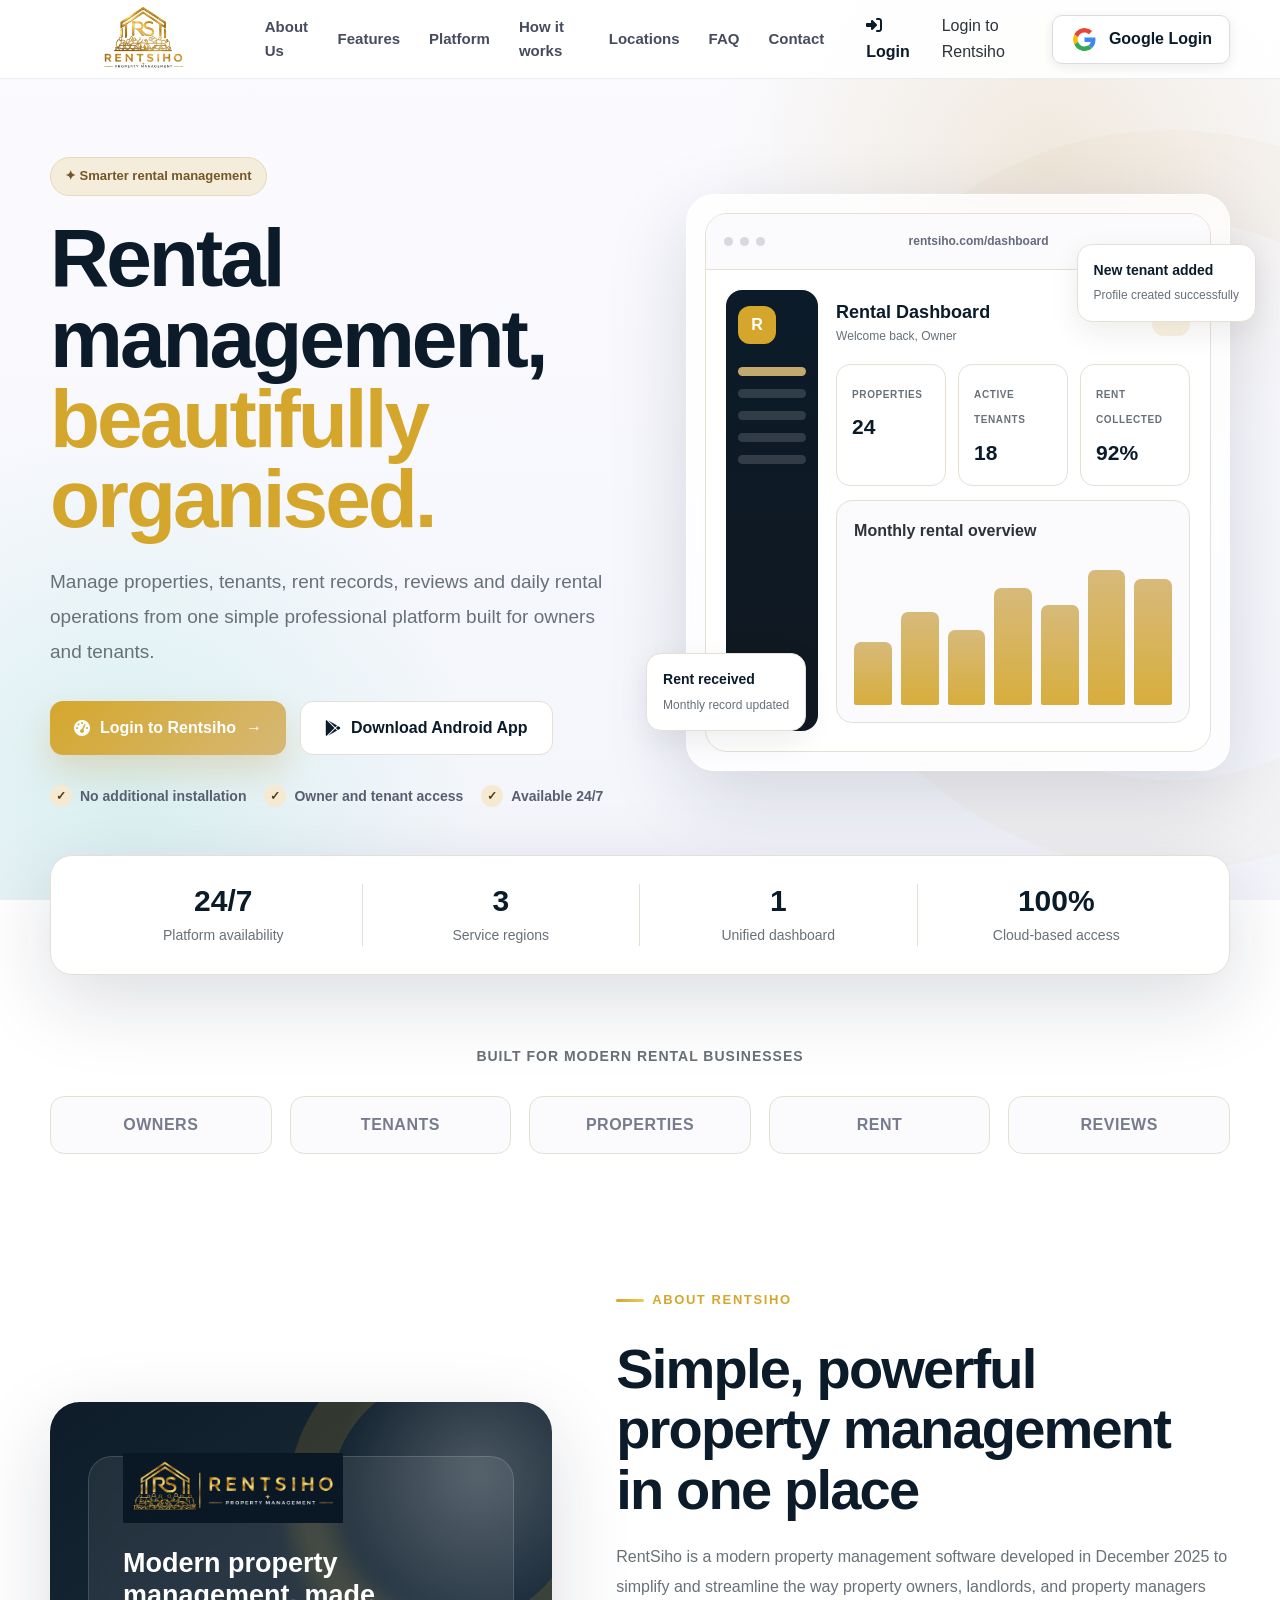
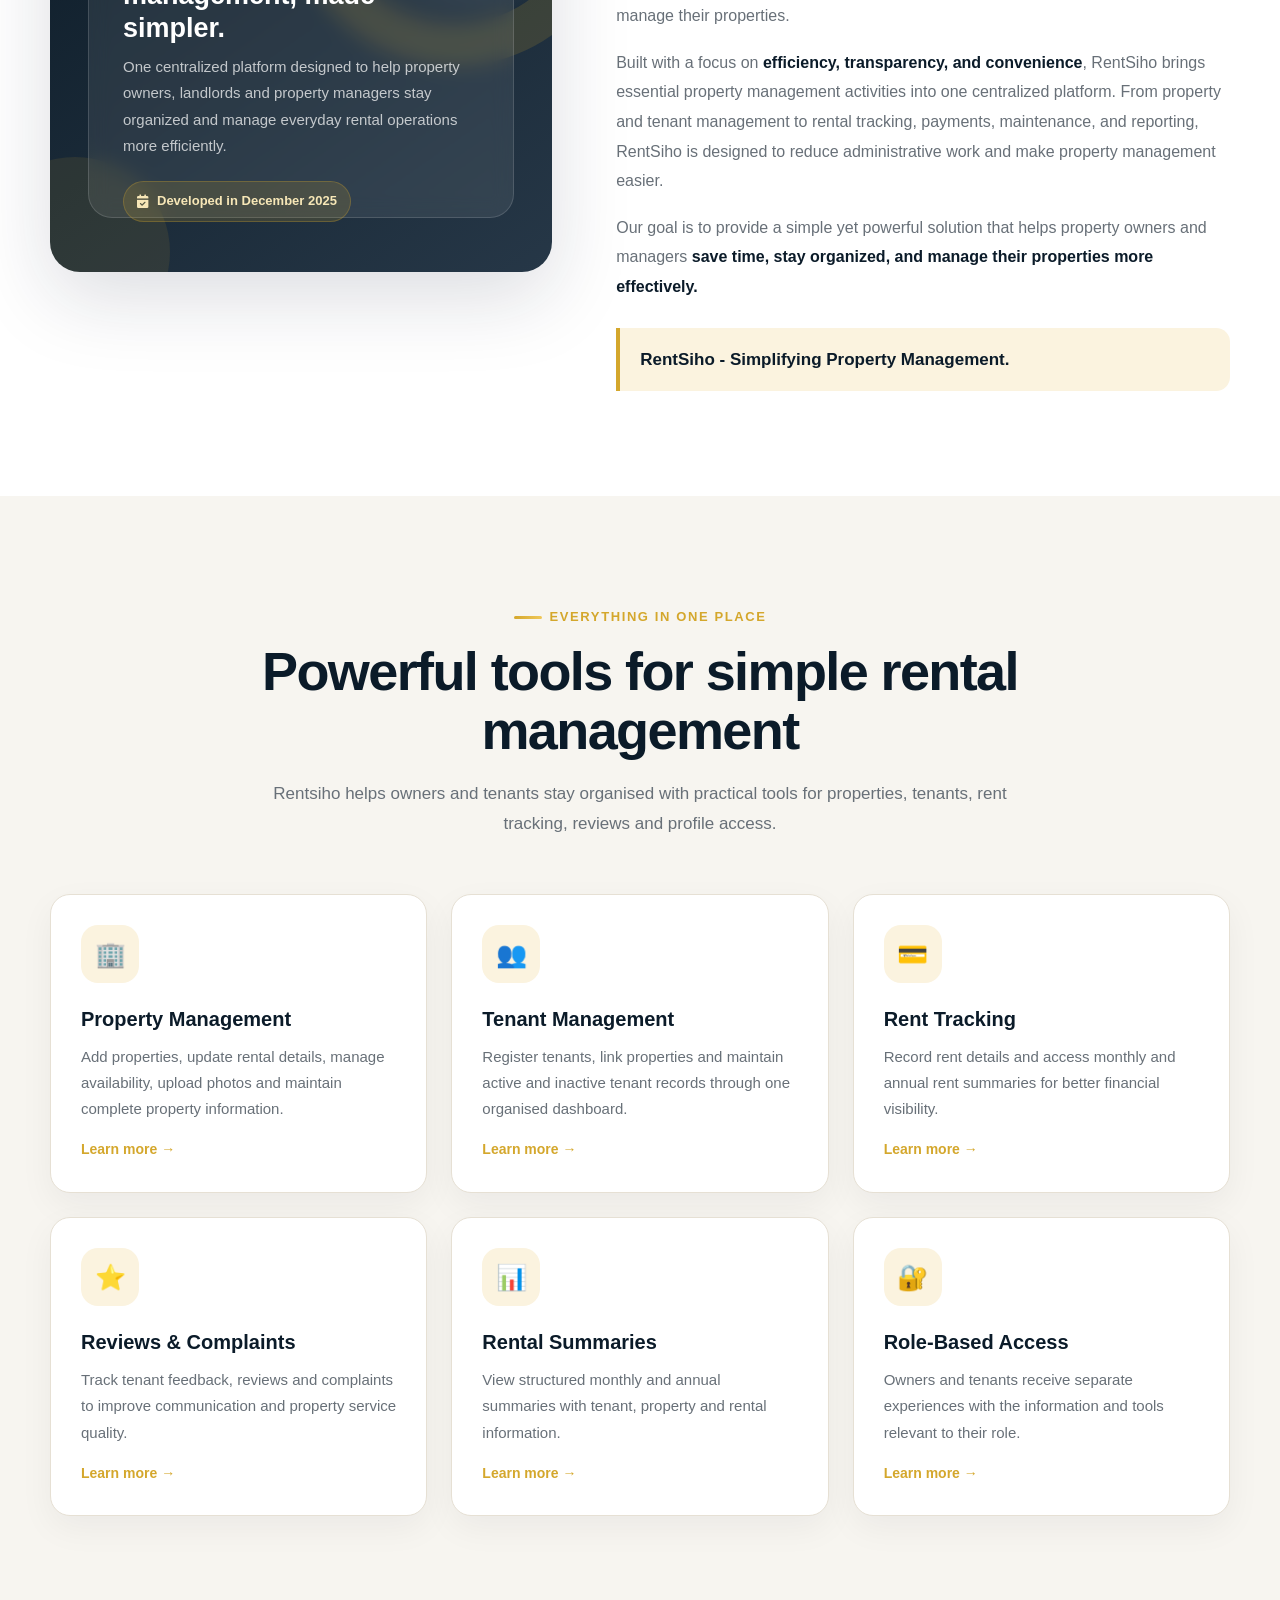
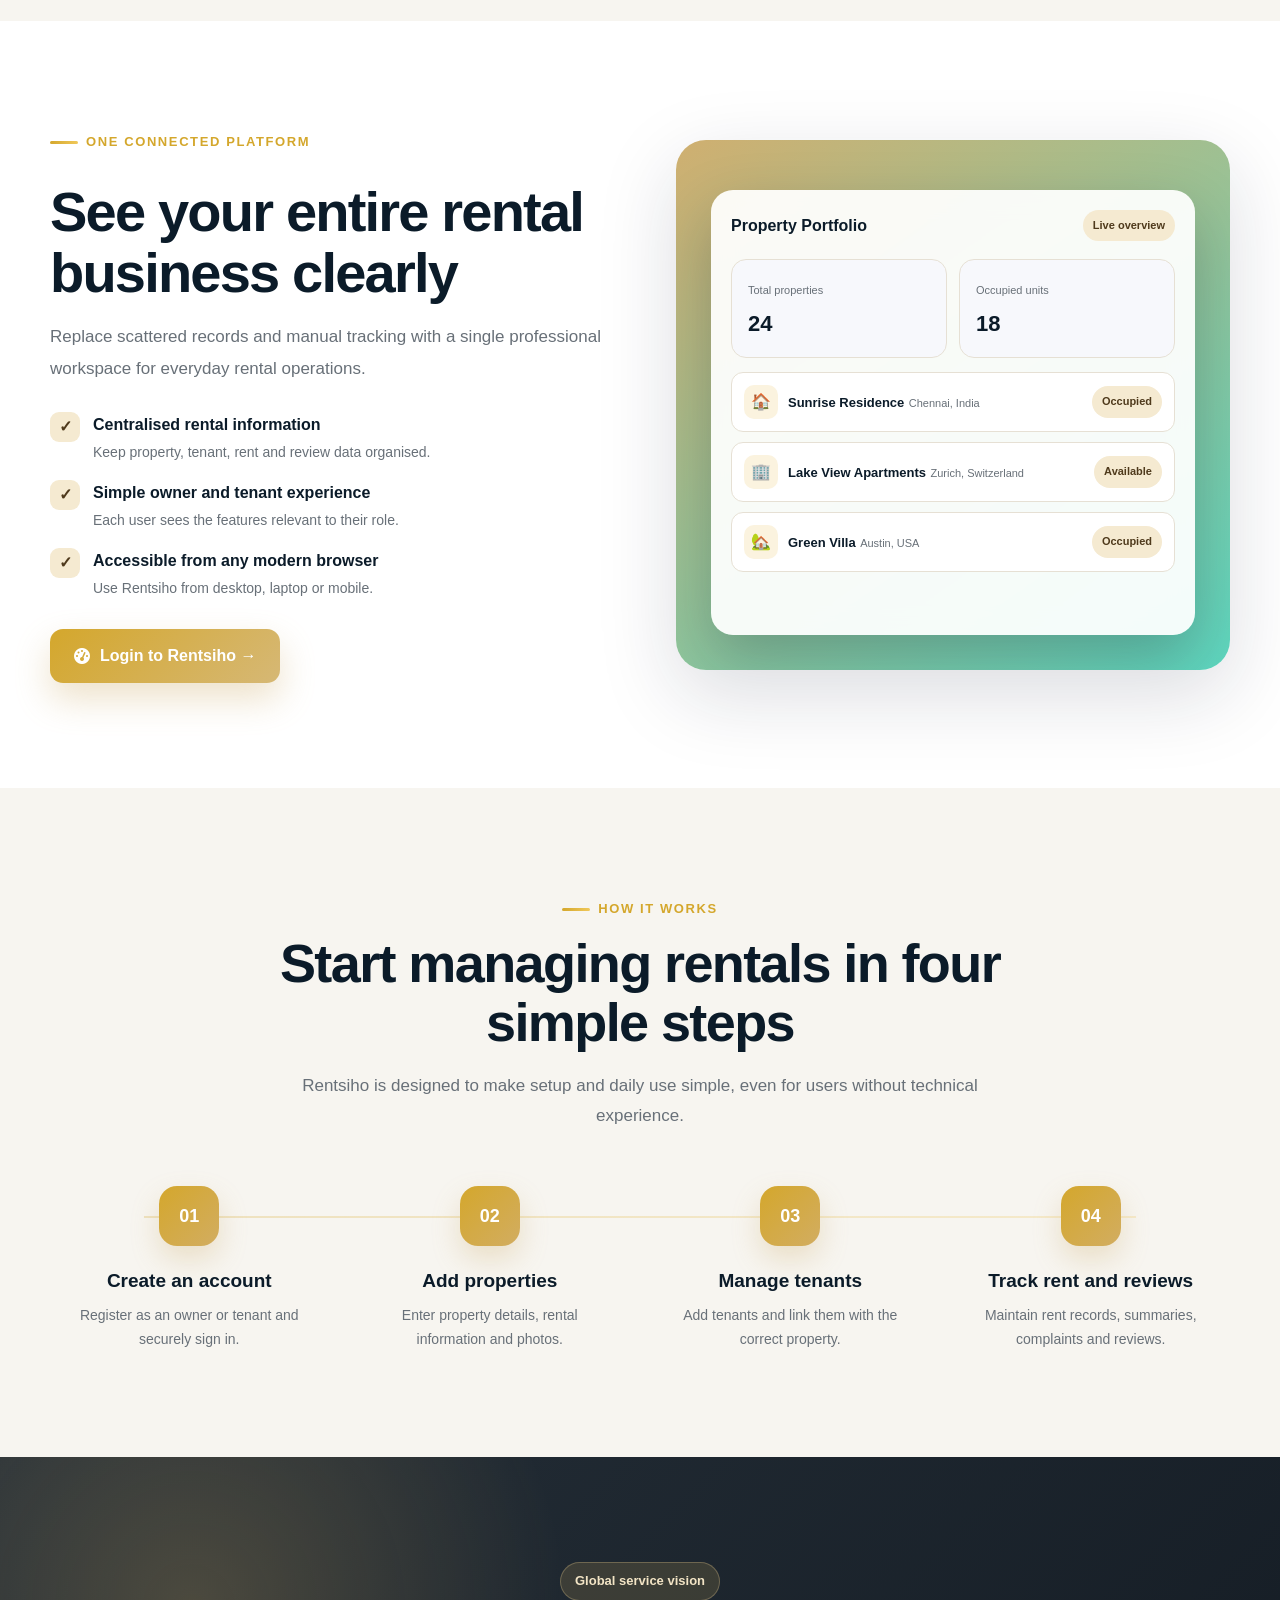
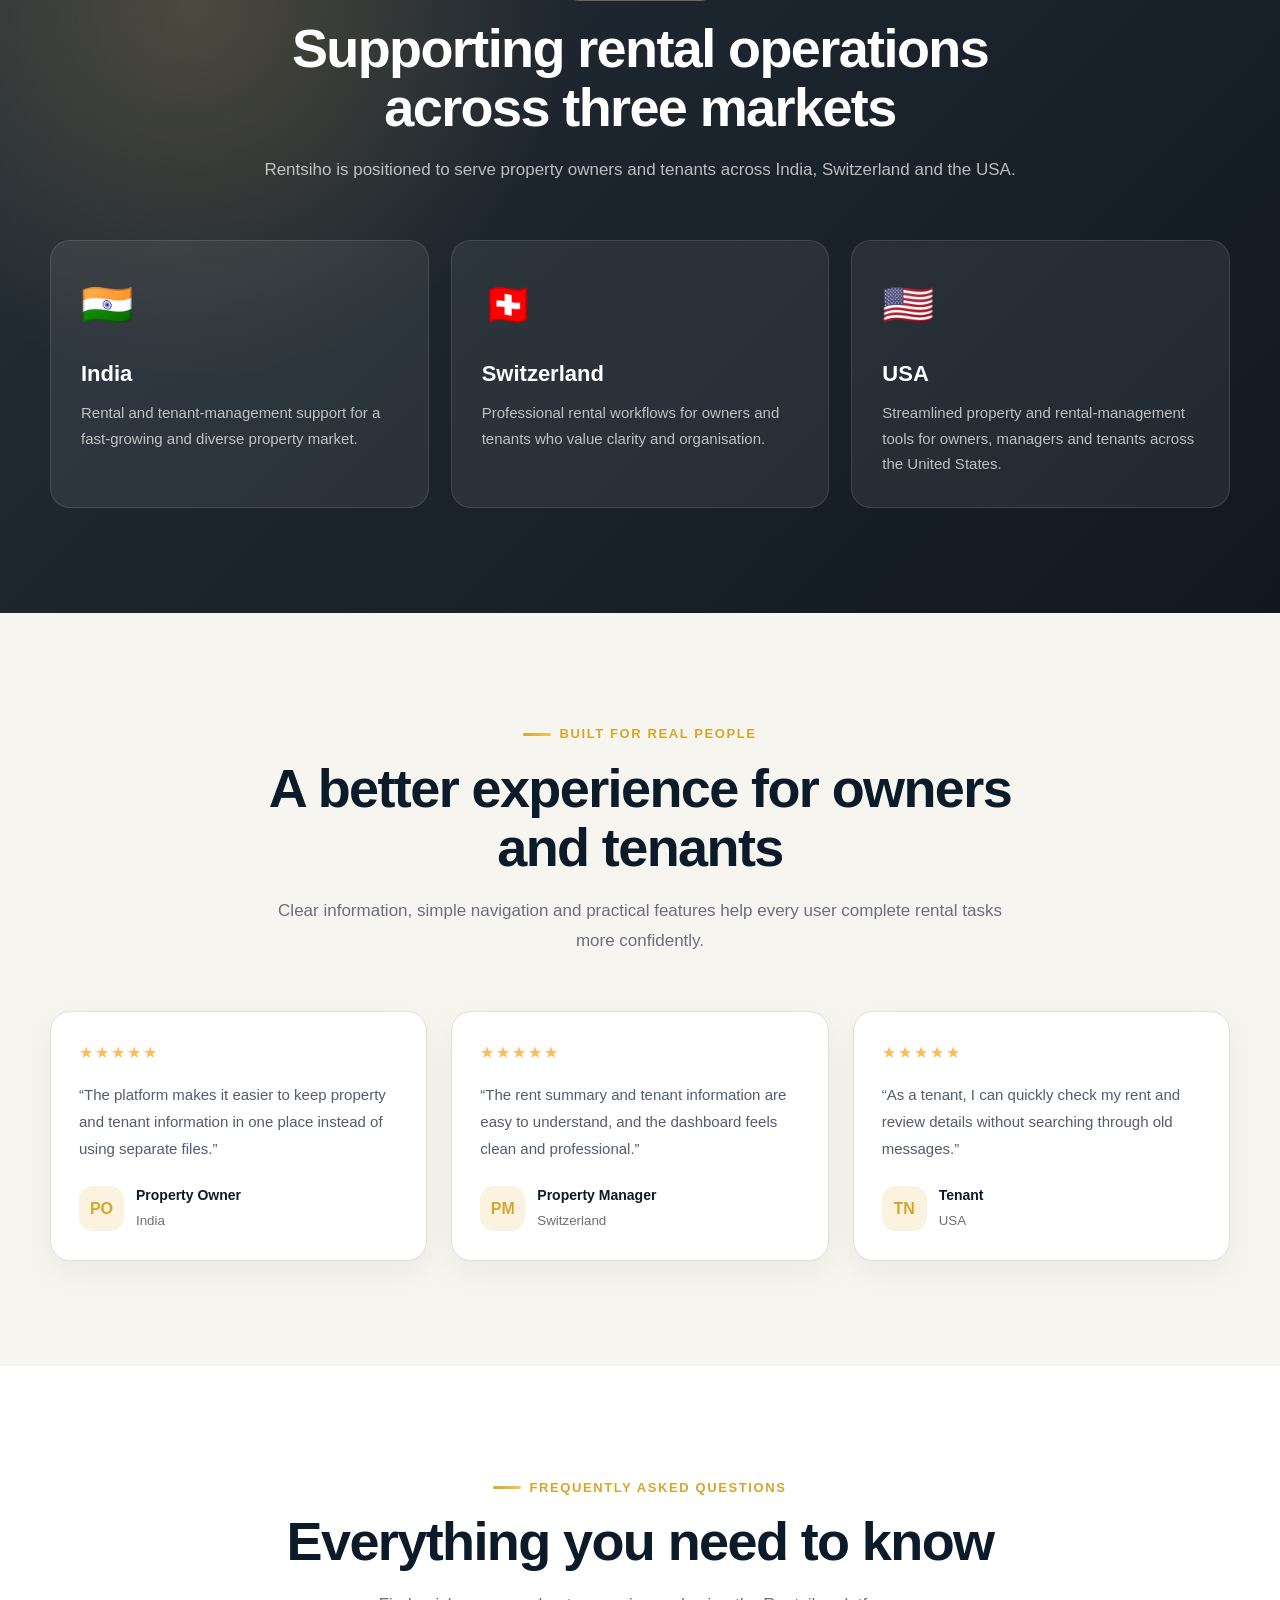
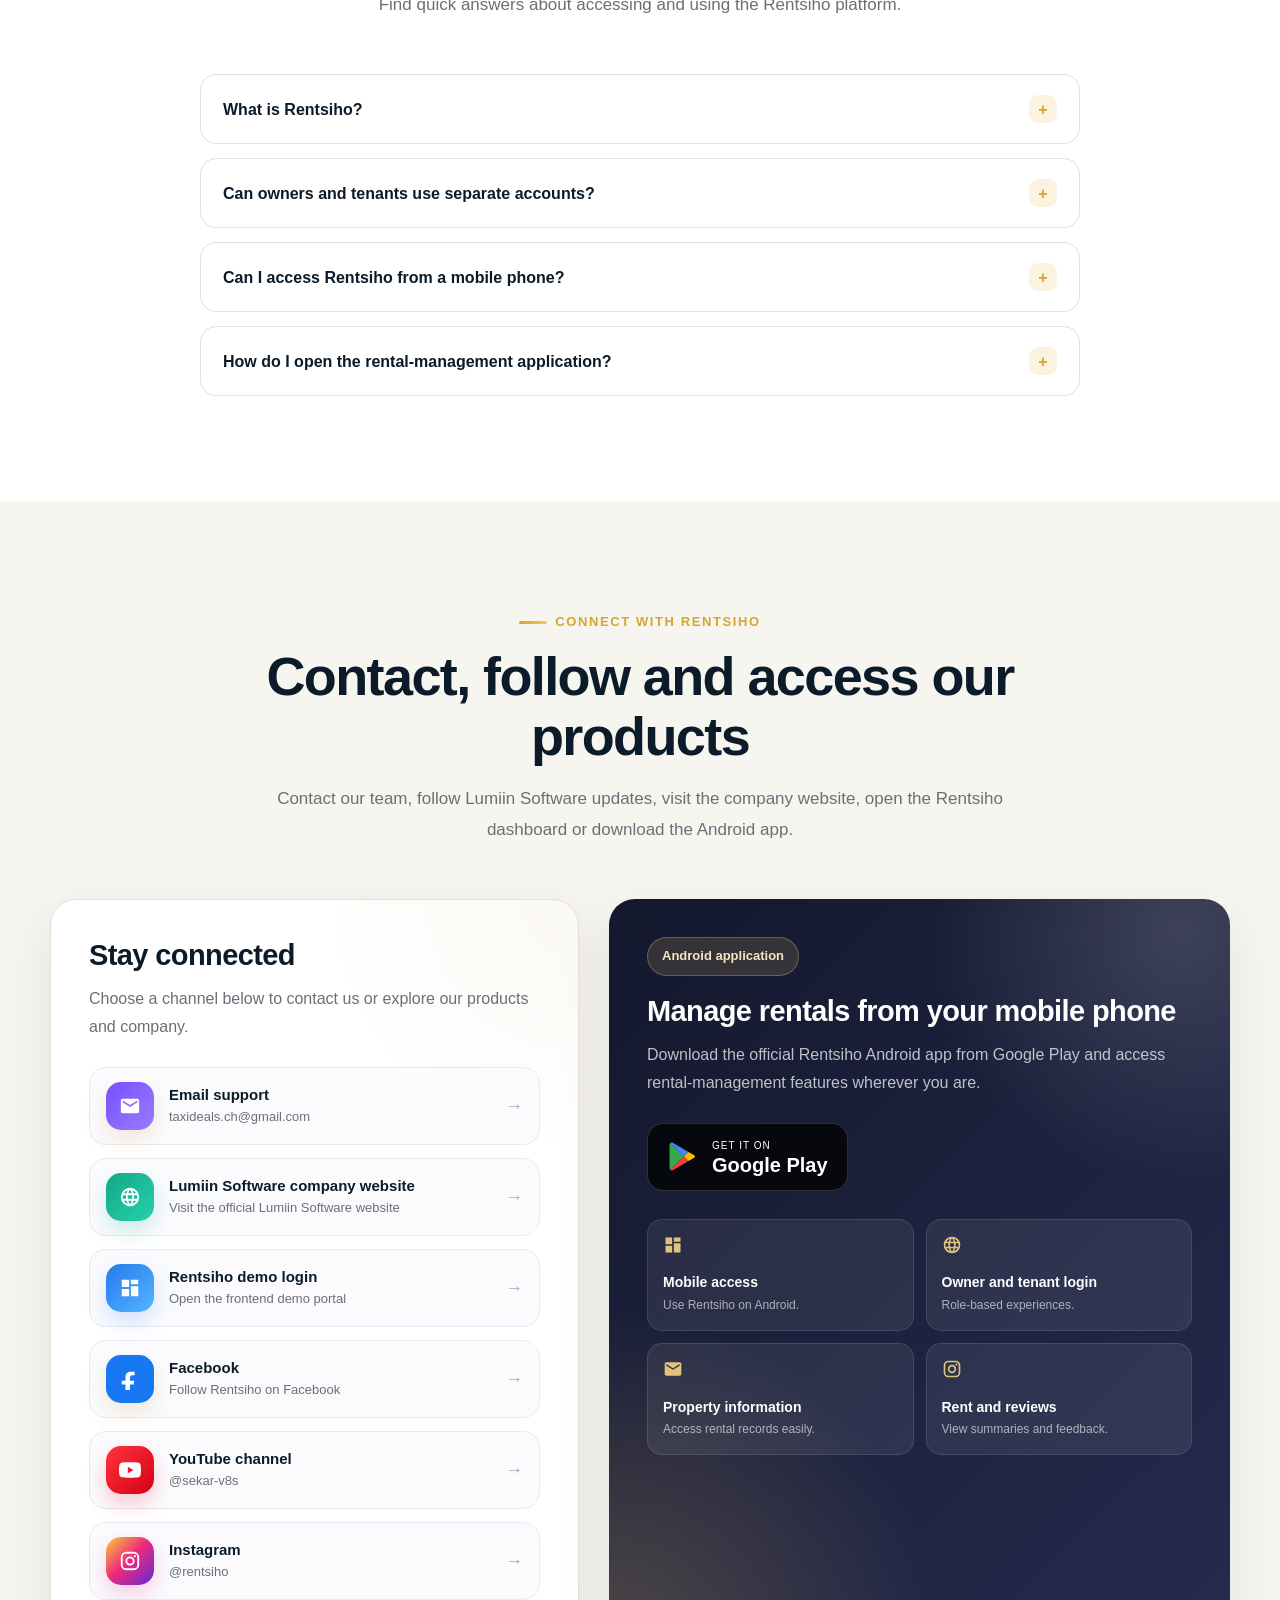
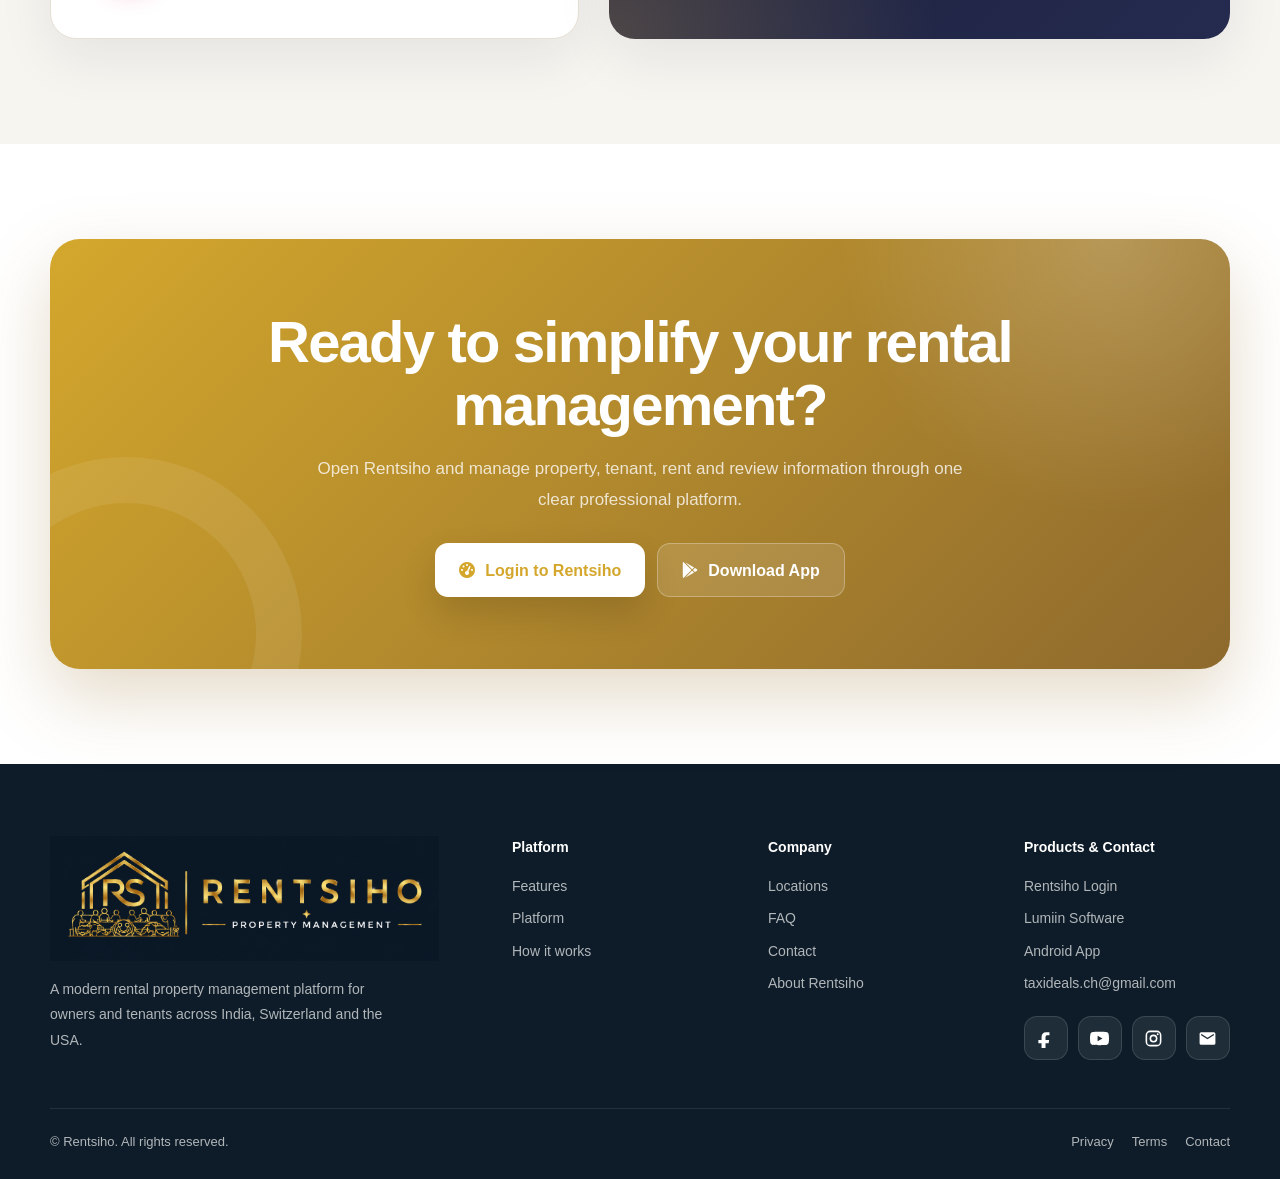
<file: index.html>
<!DOCTYPE html>
<html lang="en">
<head>
  <meta charset="UTF-8" />
  <meta name="viewport" content="width=device-width, initial-scale=1.0" />

  <meta
    name="description"
    content="Rentsiho is a modern rental property management platform for owners and tenants across India, Switzerland and the USA."
  />

  <meta name="theme-color" content="#0d1c28" />
  <link rel="icon" type="image/png" href="rentsiho-logo.png" />
  <link rel="preconnect" href="https://newflutterkeynest-aheucafef8cnhffz.canadacentral-01.azurewebsites.net" crossorigin />
  <link rel="dns-prefetch" href="//newflutterkeynest-aheucafef8cnhffz.canadacentral-01.azurewebsites.net" />


  <link rel="stylesheet" href="https://cdnjs.cloudflare.com/ajax/libs/font-awesome/6.7.2/css/all.min.css" />

  <title>Rentsiho | Rental Management Made Simple</title>

  <style>
    /* Keep the unused local demo out of the landing page. */
    #demoDashboardScreen[hidden] { display: none !important; }
    :root {
      --primary: #D4A72C;
      --primary-dark: #A97912;
      --primary-soft: #FBF3DF;
      --secondary: #F0C85A;

      --dark: #0B1B29;
      --dark-2: #07131E;
      --text: #2d3338;
      --muted: #687078;
      --light: #f7f5f0;
      --white: #ffffff;
      --border: #e6e0d4;
      --warning: #ffba5a;
      --success: #27c59a;
      --shadow-sm: 0 10px 30px rgba(22, 27, 55, 0.08);
      --shadow-lg: 0 25px 80px rgba(22, 27, 55, 0.15);
      --radius-sm: 14px;
      --radius-md: 22px;
      --radius-lg: 32px;
      --container: 1180px;
    }

    * {
      margin: 0;
      padding: 0;
      box-sizing: border-box;
    }

    html {
      scroll-behavior: smooth;
    }

    body {
      font-family: Inter, Arial, Helvetica, sans-serif;
      color: var(--text);
      background: var(--white);
      line-height: 1.6;
      overflow-x: hidden;
    }

    body.menu-open {
      overflow: hidden;
    }

    a {
      color: inherit;
      text-decoration: none;
    }

    button,
    input,
    textarea,
    select {
      font: inherit;
    }

    img {
      max-width: 100%;
      display: block;
    }

    .container {
      width: min(var(--container), calc(100% - 40px));
      margin: 0 auto;
    }

    .section {
      padding: 105px 0;
    }

    .section-soft {
      background: var(--light);
    }

    .section-dark {
      color: var(--white);
      background:
        radial-gradient(circle at 15% 20%, rgba(201,164,92, 0.25), transparent 30%),
        linear-gradient(135deg, #252f38, #111820);
    }

    .section-heading {
      max-width: 760px;
      margin: 0 auto 54px;
      text-align: center;
    }

    .section-kicker {
      display: inline-flex;
      align-items: center;
      gap: 8px;
      margin-bottom: 14px;
      color: var(--primary);
      font-size: 13px;
      font-weight: 800;
      letter-spacing: 1.6px;
      text-transform: uppercase;
    }

    .section-kicker::before {
      content: "";
      width: 28px;
      height: 3px;
      border-radius: 99px;
      background: linear-gradient(90deg, var(--primary), var(--secondary));
    }

    .section-title {
      color: var(--dark);
      font-size: clamp(34px, 4.4vw, 54px);
      line-height: 1.1;
      letter-spacing: -1.6px;
    }

    .section-description {
      margin-top: 18px;
      color: var(--muted);
      font-size: 17px;
      line-height: 1.8;
    }

    .section-dark .section-title {
      color: var(--white);
    }

    .section-dark .section-description {
      color: rgba(255,255,255,0.7);
    }

    .btn {
      min-height: 54px;
      padding: 0 24px;
      border: 0;
      border-radius: 13px;
      display: inline-flex;
      align-items: center;
      justify-content: center;
      gap: 10px;
      font-weight: 800;
      cursor: pointer;
      transition: transform .25s ease, box-shadow .25s ease, background .25s ease;
    }

    .btn:hover {
      transform: translateY(-3px);
    }

    .btn-primary {
      color: var(--white);
      background: linear-gradient(135deg, var(--primary), #d6b875);
      box-shadow: 0 16px 35px rgba(201,164,92, 0.32);
    }

    .btn-primary:hover {
      box-shadow: 0 20px 45px rgba(201,164,92, 0.42);
    }

    .btn-outline {
      color: var(--dark);
      background: var(--white);
      border: 1px solid var(--border);
    }

    .btn-white {
      color: var(--primary);
      background: var(--white);
      box-shadow: 0 16px 35px rgba(0,0,0,0.14);
    }

    .pill {
      display: inline-flex;
      align-items: center;
      gap: 9px;
      padding: 8px 14px;
      border-radius: 999px;
      font-size: 13px;
      font-weight: 800;
    }

    .pill-light {
      color: #745726;
      background: #f5eddc;
      border: 1px solid #e9d9b8;
    }

    .pill-dark {
      color: #f2e4c5;
      background: rgba(201,164,92,0.18);
      border: 1px solid rgba(225,199,143,0.3);
    }

    /* Header */

    .header {
      position: fixed;
      inset: 0 0 auto 0;
      z-index: 1000;
      background: rgba(255,255,255,0.9);
      backdrop-filter: blur(16px);
      border-bottom: 1px solid rgba(231,233,241,0.85);
    }

    .nav {
      min-height: 78px;
      display: flex;
      align-items: center;
      justify-content: space-between;
      gap: 28px;
    }

    .brand {
      display: flex;
      align-items: center;
      gap: 12px;
      color: var(--dark);
      font-size: 24px;
      font-weight: 900;
      letter-spacing: -0.6px;
    }

    .brand-mark {
      width: 44px;
      height: 44px;
      border-radius: 14px;
      display: grid;
      place-items: center;
      color: var(--white);
      background: linear-gradient(135deg, var(--primary), #dfc487);
      box-shadow: 0 12px 28px rgba(201,164,92,.26);
      font-size: 20px;
      font-weight: 900;
    }


    .brand-logo {
      width: 205px;
      height: 72px;
      object-fit: contain;
      object-position: center;
      display: block;
      border: 0;
      border-radius: 0;
      background: transparent;
      box-shadow: none;
      filter: contrast(1.06) saturate(1.05);
    }

    .footer-logo {
      width: min(390px, 100%);
      height: auto;
      max-height: 125px;
      object-fit: contain;
      object-position: left center;
      display: block;
      border: 0;
      border-radius: 0;
      background: transparent;
      box-shadow: none;
      filter: none;
    }

    .nav-links {
      display: flex;
      align-items: center;
      gap: 29px;
    }

    .nav-links a {
      color: #464b5e;
      font-size: 15px;
      font-weight: 700;
      transition: color .2s ease;
    }

    .nav-links a:hover {
      color: var(--primary);
    }

    .nav-actions {
      display: flex;
      align-items: center;
      gap: 10px;
    }

    .nav-login {
      padding: 10px 14px;
      font-weight: 800;
      color: var(--dark);
    }

    .nav-cta {
      min-height: 44px;
      padding: 0 17px;
      border-radius: 11px;
      color: var(--white);
      background: var(--primary);
      font-size: 14px;
      font-weight: 800;
      display: inline-flex;
      align-items: center;
    }

    .menu-button {
      width: 44px;
      height: 44px;
      border-radius: 12px;
      border: 1px solid var(--border);
      background: var(--white);
      display: none;
      place-items: center;
      cursor: pointer;
    }

    .menu-button span,
    .menu-button span::before,
    .menu-button span::after {
      width: 20px;
      height: 2px;
      border-radius: 99px;
      background: var(--dark);
      display: block;
      position: relative;
      transition: .25s ease;
    }

    .menu-button span::before,
    .menu-button span::after {
      content: "";
      position: absolute;
      left: 0;
    }

    .menu-button span::before {
      top: -6px;
    }

    .menu-button span::after {
      top: 6px;
    }

    .menu-button.active span {
      background: transparent;
    }

    .menu-button.active span::before {
      top: 0;
      transform: rotate(45deg);
    }

    .menu-button.active span::after {
      top: 0;
      transform: rotate(-45deg);
    }

    /* Hero */

    .hero {
      min-height: 100vh;
      padding: 145px 0 80px;
      display: flex;
      align-items: center;
      position: relative;
      overflow: hidden;
      background:
        radial-gradient(circle at 82% 18%, rgba(201,164,92,.20), transparent 26%),
        radial-gradient(circle at 10% 88%, rgba(31,199,167,.13), transparent 26%),
        linear-gradient(180deg, #fbfbff 0%, #f4f5fb 100%);
    }

    .hero::before {
      content: "";
      width: 560px;
      height: 560px;
      position: absolute;
      right: -260px;
      top: 130px;
      border-radius: 50%;
      border: 90px solid rgba(201,164,92,.05);
    }

    .hero-grid {
      position: relative;
      z-index: 1;
      display: grid;
      grid-template-columns: 1.02fr .98fr;
      align-items: center;
      gap: 70px;
    }

    .hero-copy h1 {
      margin: 22px 0 24px;
      color: var(--dark);
      font-size: clamp(48px, 6.6vw, 82px);
      line-height: .98;
      letter-spacing: -3px;
    }

    .hero-copy h1 span {
      color: var(--primary);
    }

    .hero-copy p {
      max-width: 650px;
      color: var(--muted);
      font-size: 19px;
      line-height: 1.85;
    }

    .hero-actions {
      margin-top: 32px;
      display: flex;
      flex-wrap: wrap;
      gap: 14px;
    }

    .hero-notes {
      margin-top: 30px;
      display: flex;
      flex-wrap: wrap;
      gap: 18px;
      color: #585d70;
      font-size: 14px;
      font-weight: 700;
    }

    .hero-note {
      display: flex;
      align-items: center;
      gap: 8px;
    }

    .check-dot {
      width: 22px;
      height: 22px;
      border-radius: 50%;
      display: grid;
      place-items: center;
      color: #4f3a1c;
      background: #f5ead1;
      font-size: 12px;
      font-weight: 900;
    }

    .app-preview {
      position: relative;
    }

    .preview-shell {
      padding: 18px;
      border-radius: 28px;
      background: rgba(255,255,255,.78);
      border: 1px solid rgba(255,255,255,.9);
      box-shadow: var(--shadow-lg);
      backdrop-filter: blur(16px);
    }

    .preview-window {
      overflow: hidden;
      border-radius: 22px;
      background: var(--white);
      border: 1px solid var(--border);
    }

    .window-top {
      height: 56px;
      padding: 0 18px;
      display: flex;
      align-items: center;
      justify-content: space-between;
      border-bottom: 1px solid var(--border);
      background: #fbfbfd;
    }

    .window-dots {
      display: flex;
      gap: 7px;
    }

    .window-dots span {
      width: 9px;
      height: 9px;
      border-radius: 50%;
      background: #d7d9e1;
    }

    .window-title {
      color: #666b7b;
      font-size: 12px;
      font-weight: 800;
    }

    .dashboard {
      padding: 20px;
      display: grid;
      grid-template-columns: 92px 1fr;
      min-height: 480px;
    }

    .sidebar-demo {
      padding: 16px 12px;
      border-radius: 16px;
      background: linear-gradient(180deg, var(--dark), #111820);
      display: flex;
      flex-direction: column;
      gap: 13px;
    }

    .side-logo {
      width: 38px;
      height: 38px;
      margin-bottom: 10px;
      border-radius: 12px;
      display: grid;
      place-items: center;
      color: var(--white);
      background: var(--primary);
      font-weight: 900;
    }

    .side-line {
      height: 9px;
      border-radius: 99px;
      background: rgba(255,255,255,.15);
    }

    .side-line.active {
      background: rgba(214,184,117,.9);
    }

    .dashboard-content {
      padding: 8px 0 8px 18px;
    }

    .demo-header {
      display: flex;
      align-items: flex-start;
      justify-content: space-between;
      gap: 20px;
      margin-bottom: 18px;
    }

    .demo-header h3 {
      color: var(--dark);
      font-size: 18px;
    }

    .demo-header p {
      color: var(--muted);
      font-size: 12px;
    }

    .avatar {
      width: 38px;
      height: 38px;
      border-radius: 12px;
      display: grid;
      place-items: center;
      color: var(--primary);
      background: var(--primary-soft);
      font-weight: 900;
    }

    .demo-stats {
      display: grid;
      grid-template-columns: repeat(3, 1fr);
      gap: 12px;
    }

    .demo-card {
      padding: 15px;
      border-radius: 14px;
      border: 1px solid var(--border);
      background: var(--white);
    }

    .demo-card small {
      color: var(--muted);
      font-size: 10px;
      font-weight: 800;
      text-transform: uppercase;
      letter-spacing: .6px;
    }

    .demo-card strong {
      display: block;
      margin-top: 5px;
      color: var(--dark);
      font-size: 21px;
    }

    .demo-panel {
      margin-top: 14px;
      padding: 17px;
      border-radius: 16px;
      border: 1px solid var(--border);
      background: #fbfbfd;
    }

    .chart {
      height: 150px;
      margin-top: 12px;
      display: flex;
      align-items: flex-end;
      gap: 9px;
    }

    .bar {
      flex: 1;
      min-width: 10px;
      border-radius: 7px 7px 2px 2px;
      background: linear-gradient(180deg, #d4b46f, var(--primary));
      opacity: .92;
    }

    .bar:nth-child(1) { height: 42%; }
    .bar:nth-child(2) { height: 62%; }
    .bar:nth-child(3) { height: 50%; }
    .bar:nth-child(4) { height: 78%; }
    .bar:nth-child(5) { height: 67%; }
    .bar:nth-child(6) { height: 90%; }
    .bar:nth-child(7) { height: 84%; }

    .floating-card {
      position: absolute;
      padding: 14px 16px;
      border-radius: 15px;
      background: var(--white);
      box-shadow: var(--shadow-sm);
      border: 1px solid var(--border);
      animation: float 4s ease-in-out infinite;
    }

    .floating-card strong {
      display: block;
      color: var(--dark);
      font-size: 14px;
    }

    .floating-card span {
      color: var(--muted);
      font-size: 12px;
    }

    .floating-1 {
      left: -40px;
      bottom: 40px;
    }

    .floating-2 {
      right: -26px;
      top: 50px;
      animation-delay: .8s;
    }

    @keyframes float {
      0%, 100% { transform: translateY(0); }
      50% { transform: translateY(-9px); }
    }

    /* Stats strip */

    .stats-strip {
      position: relative;
      z-index: 3;
      margin-top: -45px;
    }

    .stats-box {
      padding: 28px 34px;
      border-radius: 22px;
      background: var(--white);
      box-shadow: var(--shadow-lg);
      border: 1px solid var(--border);
      display: grid;
      grid-template-columns: repeat(4, 1fr);
    }

    .stat-item {
      padding: 0 24px;
      text-align: center;
      border-right: 1px solid var(--border);
    }

    .stat-item:last-child {
      border-right: 0;
    }

    .stat-item strong {
      display: block;
      color: var(--dark);
      font-size: 30px;
      line-height: 1.1;
    }

    .stat-item span {
      display: block;
      margin-top: 7px;
      color: var(--muted);
      font-size: 14px;
    }

    /* Trusted */

    .trusted {
      padding: 70px 0 25px;
      text-align: center;
    }

    .trusted p {
      color: var(--muted);
      font-size: 14px;
      font-weight: 800;
      letter-spacing: 1px;
      text-transform: uppercase;
    }

    .trusted-grid {
      margin-top: 28px;
      display: grid;
      grid-template-columns: repeat(5, 1fr);
      gap: 18px;
    }

    .trusted-item {
      min-height: 58px;
      border-radius: 14px;
      border: 1px solid var(--border);
      background: #fbfbfd;
      display: grid;
      place-items: center;
      color: #777c8d;
      font-weight: 900;
      letter-spacing: .5px;
    }


    /* About Us */

    .about-grid {
      display: grid;
      grid-template-columns: .9fr 1.1fr;
      gap: 64px;
      align-items: center;
    }

    .about-visual {
      min-height: 470px;
      position: relative;
      overflow: hidden;
      border-radius: 30px;
      background:
        radial-gradient(circle at 85% 15%, rgba(255,255,255,.22), transparent 24%),
        linear-gradient(145deg, #0d1c28, #263747);
      box-shadow: var(--shadow-lg);
    }

    .about-visual::before {
      content: "";
      position: absolute;
      width: 250px;
      height: 250px;
      right: -70px;
      top: -70px;
      border-radius: 50%;
      border: 42px solid rgba(212,167,44,.16);
    }

    .about-visual::after {
      content: "";
      position: absolute;
      width: 190px;
      height: 190px;
      left: -70px;
      bottom: -75px;
      border-radius: 50%;
      background: rgba(212,167,44,.10);
    }

    .about-card {
      position: absolute;
      inset: 54px 38px;
      z-index: 1;
      padding: 34px;
      border-radius: 24px;
      color: var(--white);
      background: rgba(255,255,255,.08);
      border: 1px solid rgba(255,255,255,.14);
      backdrop-filter: blur(10px);
      display: flex;
      flex-direction: column;
      justify-content: center;
    }

    .about-logo {
      width: 220px;
      max-height: 90px;
      margin-bottom: 24px;
      object-fit: contain;
      object-position: left center;
      filter: none;
    }

    .about-card h3 {
      margin-bottom: 10px;
      font-size: 27px;
      line-height: 1.2;
    }

    .about-card p {
      color: rgba(255,255,255,.72);
      font-size: 15px;
      line-height: 1.75;
    }

    .about-year {
      margin-top: 22px;
      display: inline-flex;
      width: fit-content;
      align-items: center;
      gap: 9px;
      padding: 9px 13px;
      border-radius: 999px;
      color: #f7e7b7;
      background: rgba(212,167,44,.16);
      border: 1px solid rgba(212,167,44,.28);
      font-size: 13px;
      font-weight: 800;
    }

    .about-copy h2 {
      margin: 14px 0 22px;
      color: var(--dark);
      font-size: clamp(36px, 4.6vw, 56px);
      line-height: 1.08;
      letter-spacing: -1.8px;
    }

    .about-copy p {
      margin-bottom: 17px;
      color: var(--muted);
      font-size: 16px;
      line-height: 1.85;
    }

    .about-copy p strong {
      color: var(--dark);
    }

    .about-tagline {
      margin-top: 26px;
      padding: 18px 20px;
      border-left: 4px solid var(--primary);
      border-radius: 0 14px 14px 0;
      color: var(--dark);
      background: var(--primary-soft);
      font-size: 17px;
      font-weight: 900;
    }

    /* Features */

    .feature-grid {
      display: grid;
      grid-template-columns: repeat(3, 1fr);
      gap: 24px;
    }

    .feature-card {
      padding: 30px;
      border-radius: 20px;
      background: var(--white);
      border: 1px solid var(--border);
      box-shadow: 0 12px 34px rgba(20, 24, 48, 0.05);
      transition: transform .25s ease, box-shadow .25s ease;
    }

    .feature-card:hover {
      transform: translateY(-7px);
      box-shadow: var(--shadow-sm);
    }

    .feature-icon {
      width: 58px;
      height: 58px;
      margin-bottom: 20px;
      border-radius: 17px;
      display: grid;
      place-items: center;
      color: var(--primary);
      background: var(--primary-soft);
      font-size: 25px;
    }

    .feature-card h3 {
      margin-bottom: 9px;
      color: var(--dark);
      font-size: 20px;
    }

    .feature-card p {
      color: var(--muted);
      font-size: 15px;
      line-height: 1.75;
    }

    .feature-link {
      margin-top: 16px;
      display: inline-flex;
      align-items: center;
      gap: 8px;
      color: var(--primary);
      font-size: 14px;
      font-weight: 800;
    }

    /* Product split */

    .product-grid {
      display: grid;
      grid-template-columns: 1fr 1fr;
      align-items: center;
      gap: 72px;
    }

    .product-copy h2 {
      margin: 15px 0 18px;
      color: var(--dark);
      font-size: clamp(36px, 4.6vw, 56px);
      line-height: 1.08;
      letter-spacing: -1.8px;
    }

    .product-copy > p {
      color: var(--muted);
      font-size: 17px;
      line-height: 1.85;
    }

    .check-list {
      margin-top: 28px;
      display: grid;
      gap: 17px;
    }

    .check-row {
      display: flex;
      align-items: flex-start;
      gap: 13px;
    }

    .check-row .check-box {
      flex: 0 0 30px;
      width: 30px;
      height: 30px;
      border-radius: 9px;
      display: grid;
      place-items: center;
      color: #4f3a1c;
      background: #f5ead1;
      font-weight: 900;
    }

    .check-row strong {
      display: block;
      margin-bottom: 3px;
      color: var(--dark);
    }

    .check-row p {
      color: var(--muted);
      font-size: 14px;
    }

    .product-visual {
      position: relative;
      min-height: 530px;
      border-radius: 30px;
      overflow: hidden;
      background:
        linear-gradient(145deg, rgba(201,164,92,.88), rgba(31,199,167,.72)),
        url("https://images.unsplash.com/photo-1560518883-ce09059eeffa?auto=format&fit=crop&w=1500&q=85");
      background-size: cover;
      background-position: center;
      box-shadow: var(--shadow-lg);
    }

    .mini-dashboard {
      position: absolute;
      inset: 50px 35px 35px;
      padding: 20px;
      border-radius: 22px;
      background: rgba(255,255,255,.93);
      backdrop-filter: blur(12px);
      box-shadow: 0 25px 60px rgba(15,18,36,.25);
    }

    .mini-top {
      display: flex;
      align-items: center;
      justify-content: space-between;
      margin-bottom: 18px;
    }

    .mini-top strong {
      color: var(--dark);
    }

    .mini-chip {
      padding: 7px 10px;
      border-radius: 999px;
      color: #4f3a1c;
      background: #f5ead1;
      font-size: 11px;
      font-weight: 900;
    }

    .mini-cards {
      display: grid;
      grid-template-columns: repeat(2, 1fr);
      gap: 12px;
    }

    .mini-card {
      padding: 16px;
      border-radius: 15px;
      background: #f7f8fc;
      border: 1px solid var(--border);
    }

    .mini-card small {
      color: var(--muted);
      font-size: 11px;
    }

    .mini-card strong {
      display: block;
      margin-top: 4px;
      color: var(--dark);
      font-size: 22px;
    }

    .mini-list {
      margin-top: 14px;
      display: grid;
      gap: 10px;
    }

    .mini-row {
      padding: 12px;
      border-radius: 12px;
      background: var(--white);
      border: 1px solid var(--border);
      display: flex;
      align-items: center;
      justify-content: space-between;
      gap: 15px;
    }

    .mini-row-left {
      display: flex;
      align-items: center;
      gap: 10px;
    }

    .mini-row-icon {
      width: 34px;
      height: 34px;
      border-radius: 10px;
      display: grid;
      place-items: center;
      background: var(--primary-soft);
    }

    .mini-row strong {
      color: var(--dark);
      font-size: 13px;
    }

    .mini-row small {
      color: var(--muted);
      font-size: 11px;
    }

    /* How it works */

    .steps {
      display: grid;
      grid-template-columns: repeat(4, 1fr);
      gap: 22px;
      position: relative;
    }

    .steps::before {
      content: "";
      height: 2px;
      position: absolute;
      left: 8%;
      right: 8%;
      top: 30px;
      background: linear-gradient(90deg, var(--primary), var(--secondary));
      opacity: .25;
    }

    .step-card {
      position: relative;
      text-align: center;
      padding: 0 15px;
    }

    .step-number {
      width: 60px;
      height: 60px;
      margin: 0 auto 20px;
      border-radius: 18px;
      display: grid;
      place-items: center;
      color: var(--white);
      background: linear-gradient(135deg, var(--primary), #d2ad61);
      box-shadow: 0 13px 28px rgba(201,164,92,.28);
      font-size: 18px;
      font-weight: 900;
      position: relative;
      z-index: 1;
    }

    .step-card h3 {
      margin-bottom: 8px;
      color: var(--dark);
      font-size: 19px;
    }

    .step-card p {
      color: var(--muted);
      font-size: 14px;
      line-height: 1.7;
    }

    /* Regions */

    .region-grid {
      display: grid;
      grid-template-columns: repeat(3, 1fr);
      gap: 22px;
    }

    .region-card {
      padding: 30px;
      border-radius: 20px;
      background: rgba(255,255,255,.07);
      border: 1px solid rgba(255,255,255,.11);
      transition: transform .25s ease, background .25s ease;
    }

    .region-card:hover {
      transform: translateY(-7px);
      background: rgba(255,255,255,.11);
    }

    .region-flag {
      margin-bottom: 18px;
      font-size: 42px;
    }

    .region-card h3 {
      margin-bottom: 9px;
      font-size: 22px;
    }

    .region-card p {
      color: rgba(255,255,255,.7);
      font-size: 15px;
      line-height: 1.7;
    }

    /* Testimonials */

    .testimonial-grid {
      display: grid;
      grid-template-columns: repeat(3, 1fr);
      gap: 24px;
    }

    .testimonial {
      padding: 28px;
      border-radius: 20px;
      background: var(--white);
      border: 1px solid var(--border);
      box-shadow: 0 12px 35px rgba(20,24,48,.05);
    }

    .stars {
      margin-bottom: 16px;
      color: var(--warning);
      letter-spacing: 2px;
    }

    .testimonial > p {
      color: #565b6d;
      font-size: 15px;
      line-height: 1.8;
    }

    .person {
      margin-top: 22px;
      display: flex;
      align-items: center;
      gap: 12px;
    }

    .person-avatar {
      width: 45px;
      height: 45px;
      border-radius: 14px;
      display: grid;
      place-items: center;
      color: var(--primary);
      background: var(--primary-soft);
      font-weight: 900;
    }

    .person strong {
      display: block;
      color: var(--dark);
      font-size: 14px;
    }

    .person small {
      color: var(--muted);
    }

    /* FAQ */

    .faq-wrap {
      max-width: 880px;
      margin: 0 auto;
      display: grid;
      gap: 14px;
    }

    .faq-item {
      border-radius: 16px;
      border: 1px solid var(--border);
      background: var(--white);
      overflow: hidden;
    }

    .faq-button {
      width: 100%;
      padding: 20px 22px;
      border: 0;
      background: transparent;
      display: flex;
      align-items: center;
      justify-content: space-between;
      gap: 20px;
      color: var(--dark);
      text-align: left;
      font-weight: 800;
      cursor: pointer;
    }

    .faq-icon {
      width: 28px;
      height: 28px;
      border-radius: 9px;
      display: grid;
      place-items: center;
      color: var(--primary);
      background: var(--primary-soft);
      transition: transform .25s ease;
      flex: 0 0 28px;
    }

    .faq-answer {
      max-height: 0;
      overflow: hidden;
      transition: max-height .3s ease;
    }

    .faq-answer p {
      padding: 0 22px 22px;
      color: var(--muted);
      line-height: 1.75;
    }

    .faq-item.active .faq-answer {
      max-height: 220px;
    }

    .faq-item.active .faq-icon {
      transform: rotate(45deg);
    }

    /* CTA */

    .cta {
      padding: 95px 0;
      background: var(--white);
    }

    .cta-card {
      position: relative;
      overflow: hidden;
      padding: 72px 40px;
      border-radius: 30px;
      text-align: center;
      color: var(--white);
      background:
        radial-gradient(circle at 90% 0%, rgba(255,255,255,.2), transparent 24%),
        linear-gradient(135deg, var(--primary), #8d692d);
      box-shadow: 0 28px 70px rgba(159,123,56,.28);
    }

    .cta-card::before {
      content: "";
      width: 260px;
      height: 260px;
      position: absolute;
      left: -100px;
      bottom: -140px;
      border-radius: 50%;
      border: 46px solid rgba(255,255,255,.08);
    }

    .cta-card h2 {
      position: relative;
      max-width: 820px;
      margin: 0 auto;
      font-size: clamp(35px, 5vw, 58px);
      line-height: 1.08;
      letter-spacing: -1.8px;
    }

    .cta-card p {
      position: relative;
      max-width: 680px;
      margin: 18px auto 28px;
      color: rgba(255,255,255,.78);
      font-size: 17px;
      line-height: 1.8;
    }

    .cta-card .btn {
      position: relative;
    }

    /* Footer */

    .footer {
      padding: 72px 0 26px;
      color: rgba(255,255,255,.68);
      background: #0d1c28;
    }

    .footer-grid {
      display: grid;
      grid-template-columns: 1.4fr repeat(3, .7fr);
      gap: 50px;
    }

    .footer-brand p {
      max-width: 360px;
      margin-top: 16px;
      line-height: 1.8;
      font-size: 14px;
    }

    .footer-title {
      margin-bottom: 16px;
      color: var(--white);
      font-size: 14px;
      font-weight: 900;
    }

    .footer-links {
      display: grid;
      gap: 10px;
    }

    .footer-links a {
      font-size: 14px;
      transition: color .2s ease;
    }

    .footer-links a:hover {
      color: var(--white);
    }

    .footer-bottom {
      margin-top: 48px;
      padding-top: 23px;
      border-top: 1px solid rgba(255,255,255,.09);
      display: flex;
      align-items: center;
      justify-content: space-between;
      gap: 20px;
      font-size: 13px;
    }

    .footer-bottom-links {
      display: flex;
      gap: 18px;
    }

    /* Reveal animation */

    .reveal {
      opacity: 0;
      transform: translateY(28px);
      transition: opacity .7s ease, transform .7s ease;
    }

    .reveal.visible {
      opacity: 1;
      transform: translateY(0);
    }


    /* Contact and social */

    .contact-grid {
      display: grid;
      grid-template-columns: 0.92fr 1.08fr;
      gap: 30px;
      align-items: stretch;
    }

    .contact-card,
    .download-card {
      padding: 38px;
      border-radius: 26px;
      border: 1px solid var(--border);
      box-shadow: 0 18px 55px rgba(22, 27, 55, 0.08);
    }

    .contact-card {
      background:
        radial-gradient(circle at 100% 0%, rgba(201,164,92,.07), transparent 28%),
        var(--white);
    }

    .contact-card h3,
    .download-card h3 {
      margin-bottom: 12px;
      color: var(--dark);
      font-size: 29px;
      line-height: 1.2;
      letter-spacing: -.6px;
    }

    .contact-card > p,
    .download-card > p {
      margin-bottom: 26px;
      color: var(--muted);
      line-height: 1.75;
    }

    .contact-list {
      display: grid;
      gap: 13px;
    }

    .contact-link {
      min-height: 72px;
      padding: 14px 16px;
      border-radius: 17px;
      display: flex;
      align-items: center;
      gap: 15px;
      color: var(--dark);
      background: #fbfbfe;
      border: 1px solid #e8e9f2;
      transition: transform .25s ease, border-color .25s ease, box-shadow .25s ease, background .25s ease;
    }

    .contact-link:hover {
      transform: translateY(-4px);
      border-color: #cfc4ff;
      background: var(--white);
      box-shadow: 0 16px 38px rgba(40, 34, 86, .10);
    }

    .contact-icon {
      flex: 0 0 48px;
      width: 48px;
      height: 48px;
      border-radius: 15px;
      display: grid;
      place-items: center;
      color: var(--white);
      background: linear-gradient(135deg, #7650ff, #9b7cff);
      box-shadow: 0 10px 22px rgba(201,164,92,.22);
    }

    .contact-icon svg {
      width: 22px;
      height: 22px;
      fill: currentColor;
      display: block;
    }

    .contact-link.facebook .contact-icon {
      background: #1877f2;
    }

    .contact-link.youtube .contact-icon {
      background: linear-gradient(135deg, #ff343f, #d50012);
      box-shadow: 0 10px 22px rgba(224,0,20,.20);
    }

    .contact-link.instagram .contact-icon {
      background: linear-gradient(135deg, #f9ce34 0%, #ee2a7b 47%, #6228d7 100%);
      box-shadow: 0 10px 22px rgba(214,41,118,.20);
    }

    .contact-link.dashboard-link .contact-icon {
      background: linear-gradient(135deg, #2779ec, #52b6ff);
      box-shadow: 0 10px 22px rgba(39,121,236,.20);
    }

    .contact-link.company-link .contact-icon {
      background: linear-gradient(135deg, #11a887, #27d1ad);
      box-shadow: 0 10px 22px rgba(17,168,135,.20);
    }

    .contact-copy {
      min-width: 0;
      display: block;
    }

    .contact-copy strong {
      display: block;
      color: var(--dark);
      font-size: 15px;
      line-height: 1.35;
    }

    .contact-copy small {
      display: block;
      margin-top: 3px;
      color: var(--muted);
      font-size: 13px;
      line-height: 1.45;
      word-break: break-word;
    }

    .contact-arrow {
      margin-left: auto;
      color: #a4a8b7;
      font-size: 18px;
      transition: transform .25s ease, color .25s ease;
    }

    .contact-link:hover .contact-arrow {
      color: var(--primary);
      transform: translateX(3px);
    }

    .download-card {
      color: var(--white);
      background:
        radial-gradient(circle at 92% 4%, rgba(255,255,255,.15), transparent 28%),
        radial-gradient(circle at 0% 100%, rgba(201,164,92,.28), transparent 34%),
        linear-gradient(135deg, #14182d, #252b4f);
      border: 0;
      position: relative;
      overflow: hidden;
    }

    .download-card h3 { color: var(--white); }
    .download-card > p { color: rgba(255,255,255,.72); }

    .play-badge {
      width: fit-content;
      min-height: 68px;
      padding: 11px 19px;
      border-radius: 16px;
      display: inline-flex;
      align-items: center;
      gap: 14px;
      color: var(--white);
      background: #07080d;
      border: 1px solid rgba(255,255,255,.16);
      transition: transform .25s ease, box-shadow .25s ease;
    }

    .play-badge:hover {
      transform: translateY(-4px);
      box-shadow: 0 20px 38px rgba(0,0,0,.30);
    }

    .play-badge svg { width: 31px; height: 31px; display:block; }
    .play-badge small { display:block; font-size:10px; letter-spacing:1px; text-transform:uppercase; }
    .play-badge strong { display:block; font-size:20px; line-height:1.1; }

    .download-benefits {
      margin-top: 28px;
      display: grid;
      grid-template-columns: repeat(2, 1fr);
      gap: 12px;
    }

    .download-benefit {
      padding: 15px;
      border-radius: 15px;
      background: rgba(255,255,255,.075);
      border: 1px solid rgba(255,255,255,.11);
    }

    .download-benefit svg {
      width: 20px;
      height: 20px;
      margin-bottom: 9px;
      fill: #e0c47d;
    }

    .download-benefit strong { display:block; font-size:14px; }
    .download-benefit span { display:block; margin-top:2px; color:rgba(255,255,255,.62); font-size:12px; }

    .social-row {
      margin-top: 22px;
      display: flex;
      gap: 10px;
      flex-wrap: wrap;
    }

    .social-button {
      width: 44px;
      height: 44px;
      border-radius: 13px;
      display: grid;
      place-items: center;
      color: var(--white);
      background: rgba(255,255,255,.08);
      border: 1px solid rgba(255,255,255,.12);
      transition: transform .25s ease, background .25s ease;
    }

    .social-button svg { width:19px; height:19px; fill:currentColor; }
    .social-button:hover { transform:translateY(-3px); background:var(--primary); }


    .dashboard-loading {
      position: fixed;
      inset: 0;
      z-index: 5000;
      display: none;
      align-items: center;
      justify-content: center;
      padding: 20px;
      background: rgba(21, 28, 34, 0.82);
      backdrop-filter: blur(10px);
    }

    .dashboard-loading.show {
      display: flex;
    }

    .loading-box {
      width: min(420px, 100%);
      padding: 34px;
      border-radius: 22px;
      text-align: center;
      color: var(--white);
      background: #252f38;
      border: 1px solid rgba(201, 164, 92, 0.45);
      box-shadow: 0 25px 80px rgba(0,0,0,.35);
    }

    .loading-spinner {
      width: 46px;
      height: 46px;
      margin: 0 auto 18px;
      border-radius: 50%;
      border: 4px solid rgba(255,255,255,.2);
      border-top-color: var(--primary);
      animation: dashboardSpin .8s linear infinite;
    }

    @keyframes dashboardSpin {
      to { transform: rotate(360deg); }
    }

    .loading-box strong {
      display: block;
      font-size: 20px;
    }

    .loading-box p {
      margin-top: 7px;
      color: rgba(255,255,255,.68);
      font-size: 14px;
    }




    /* Responsive */

    @media (max-width: 1080px) {
      .hero-grid,
      .product-grid,
      .contact-grid {
        grid-template-columns: 1fr;
      }

      .hero-copy {
        max-width: 780px;
      }

      .app-preview {
        max-width: 760px;
      }

      .product-visual {
        min-height: 500px;
      }

      .feature-grid,
      .testimonial-grid {
        grid-template-columns: repeat(2, 1fr);
      }

      .steps {
        grid-template-columns: repeat(2, 1fr);
        gap: 42px 22px;
      }

      .steps::before {
        display: none;
      }

      .footer-grid {
        grid-template-columns: 1.2fr repeat(3, 1fr);
        gap: 30px;
      }
    }

    @media (max-width: 860px) {
      .nav-links,
      .nav-actions .nav-login {
        display: none;
      }

      .menu-button {
        display: grid;
      }

      .nav-links.mobile-open {
        position: fixed;
        left: 20px;
        right: 20px;
        top: 88px;
        padding: 22px;
        border-radius: 18px;
        display: grid;
        gap: 17px;
        background: var(--white);
        border: 1px solid var(--border);
        box-shadow: var(--shadow-lg);
      }

      .nav-links.mobile-open a {
        font-size: 16px;
      }

      .stats-box {
        grid-template-columns: repeat(2, 1fr);
        gap: 22px 0;
      }

      .stat-item:nth-child(2) {
        border-right: 0;
      }

      .stat-item:nth-child(-n+2) {
        padding-bottom: 22px;
        border-bottom: 1px solid var(--border);
      }

      .trusted-grid {
        grid-template-columns: repeat(3, 1fr);
      }

      .region-grid {
        grid-template-columns: 1fr;
      }

      .footer-grid {
        grid-template-columns: 1fr 1fr;
      }
    }

    @media (max-width: 650px) {
      .container {
        width: min(100% - 26px, var(--container));
      }

      .section {
        padding: 78px 0;
      }

      .hero {
        padding-top: 120px;
      }

      .hero-copy h1 {
        letter-spacing: -2px;
      }

      .hero-actions {
        display: grid;
      }

      .hero-actions .btn {
        width: 100%;
      }

      .dashboard {
        grid-template-columns: 62px 1fr;
        padding: 12px;
      }

      .sidebar-demo {
        padding: 12px 8px;
      }

      .demo-stats {
        grid-template-columns: 1fr;
      }

      .demo-card:nth-child(3) {
        display: none;
      }

      .floating-card {
        display: none;
      }

      .stats-box,
      .feature-grid,
      .testimonial-grid,
      .steps,
      .trusted-grid {
        grid-template-columns: 1fr;
      }

      .stat-item {
        border-right: 0;
        border-bottom: 1px solid var(--border);
        padding: 18px 0;
      }

      .stat-item:last-child {
        border-bottom: 0;
      }

      .product-grid {
        gap: 40px;
      }

      .product-visual {
        min-height: 520px;
      }

      .mini-dashboard {
        inset: 26px 16px 16px;
      }

      .mini-cards {
        grid-template-columns: 1fr;
      }

      .mini-card:nth-child(2) {
        display: none;
      }

      .cta-card {
        padding: 55px 22px;
      }

      .footer-grid {
        grid-template-columns: 1fr;
      }

      .download-benefits {
        grid-template-columns: 1fr;
      }

      .footer-bottom {
        flex-direction: column;
        align-items: flex-start;
      }

      .nav-cta {
        display: none;
      }

      .brand-logo {
        width: 150px;
        height: 54px;
      }

      .footer-logo {
        width: min(320px, 100%);
        max-height: 105px;
      }
    }

    @media (max-width: 900px) {
      .about-grid { grid-template-columns: 1fr; gap: 38px; }
      .about-visual { min-height: 390px; }
    }

    @media (max-width: 560px) {
      .about-card { inset: 24px 18px; padding: 24px; }
      .about-logo { width: 175px; }
      .about-visual { min-height: 370px; }
    }
  
    /* Google login addition - existing website styles preserved */
    .rentsiho-google-trigger {display:inline-flex;align-items:center;gap:9px;padding:10px 15px;background:#ffffff;color:#0B1B29;border:1px solid #dadce0;border-radius:10px;font-weight:800;cursor:pointer}
    .rentsiho-google-trigger:hover {background:#f8fafc;transform:translateY(-2px);box-shadow:0 10px 24px rgba(11,27,41,.14)}
    .rentsiho-google-trigger {min-height:44px;gap:10px;padding:9px 17px;border:1px solid #dadce0;box-shadow:0 3px 12px rgba(11,27,41,.08);transition:background .2s,transform .2s,box-shadow .2s;white-space:nowrap}
    .rentsiho-google-logo {width:23px;height:23px;flex-shrink:0;background:transparent;padding:3px;border-radius:50%;box-sizing:content-box}
    .rentsiho-google-trigger:focus-visible {outline:3px solid #0B1B29;outline-offset:3px}
    .rentsiho-google-overlay {display:none;position:fixed;inset:0;z-index:99999;background:rgba(7,19,30,.72);align-items:center;justify-content:center;padding:18px}
    .rentsiho-google-overlay.active {display:flex}
    .rentsiho-google-modal {position:relative;width:100%;max-width:420px;padding:32px;background:#fff;border:1px solid #e6e0d4;border-radius:22px;box-shadow:0 25px 80px rgba(0,0,0,.25);text-align:center}
    .rentsiho-google-modal h2 {color:#0B1B29;font-size:25px;margin-bottom:8px}
    .rentsiho-google-modal {border-top:4px solid #D4A72C}
    .rentsiho-google-modal .rentsiho-google-brand {display:flex;align-items:center;justify-content:center;gap:10px;margin-bottom:14px}
    .rentsiho-google-modal .rentsiho-google-brand .rentsiho-google-logo {width:28px;height:28px;border:1px solid #e6e0d4;box-shadow:0 4px 12px rgba(0,0,0,.06)}
    .rentsiho-google-modal p {color:#687078;font-size:14px;margin-bottom:22px}
    .rentsiho-google-close {position:absolute;right:18px;top:15px;border:0;background:transparent;font-size:25px;color:#687078;cursor:pointer}
    .rentsiho-google-role {width:100%;padding:13px;margin-bottom:22px;border:1px solid #e6e0d4;border-radius:11px;background:#fff;color:#0B1B29;font-size:15px}
    .rentsiho-google-button {display:flex;justify-content:center;min-height:44px}
    .rentsiho-google-message {margin-top:16px;font-size:13px;min-height:20px;overflow-wrap:anywhere}
    .rentsiho-google-existing {display:inline-block;margin-top:20px;color:#A97912;font-weight:700;font-size:14px}
    @media(max-width:480px){.rentsiho-google-modal{padding:28px 18px}}
  </style>
  <script src="timesheet/auth-config.js?v=unified-1"></script>
  <script src="google-login.js?v=2"></script>
  <!-- Google Identity Services: Google login popup -->
  <script src="https://accounts.google.com/gsi/client" async defer></script>
</head>

<body>

  <header class="header">
    <div class="container nav">

      <a href="#home" class="brand" aria-label="Rentsiho home">
        <img class="brand-logo" src="rentsiho-logo.png" alt="Rentsiho Property Management logo" />
      </a>

      <nav class="nav-links" id="navLinks">
        <a href="#about">About Us</a>
        <a href="#features">Features</a>
        <a href="#platform">Platform</a>
        <a href="#how-it-works">How it works</a>
        <a href="#locations">Locations</a>
        <a href="#faq">FAQ</a>
        <a href="#contact">Contact</a>
      </nav>

      <div class="nav-actions">
        <a
          class="nav-login"
          href="https://newflutterkeynest-aheucafef8cnhffz.canadacentral-01.azurewebsites.net/?demo=true#/next2" 
         data-dashboard-link>
          <i class="fa-solid fa-right-to-bracket"></i>
          Login
        </a>

      <a
         href="https://newflutterkeynest-aheucafef8cnhffz.canadacentral-01.azurewebsites.net/?demo=true#/next2"
         data-dashboard-link>
         Login to Rentsiho
     </a>

        <button type="button" class="rentsiho-google-trigger" id="openGoogleLogin">
          <svg class="rentsiho-google-logo" viewBox="0 0 48 48" aria-hidden="true" focusable="false"><path fill="#EA4335" d="M24 9.5c3.54 0 6.71 1.22 9.21 3.6l6.85-6.85C35.9 2.38 30.47 0 24 0 14.62 0 6.51 5.38 2.56 13.22l7.98 6.19C12.43 13.72 17.74 9.5 24 9.5z"/><path fill="#4285F4" d="M46.98 24.55c0-1.57-.15-3.09-.38-4.55H24v9.02h12.94c-.58 2.96-2.28 5.48-4.81 7.18l7.73 6C44.37 38.03 46.98 31.88 46.98 24.55z"/><path fill="#FBBC05" d="M10.53 28.59A14.4 14.4 0 0 1 9.75 24c0-1.59.27-3.13.76-4.59l-7.98-6.2A23.9 23.9 0 0 0 0 24c0 3.87.93 7.51 2.56 10.78l7.97-6.19z"/><path fill="#34A853" d="M24 48c6.48 0 11.93-2.13 15.91-5.8l-7.73-6c-2.15 1.45-4.92 2.3-8.18 2.3-6.26 0-11.57-4.22-13.47-9.91l-7.98 6.19C6.51 42.62 14.62 48 24 48z"/></svg><span>Google Login</span>
        </button>

        <button
          class="menu-button"
          id="menuButton"
          aria-label="Open navigation menu"
          aria-expanded="false"
        >
          <span></span>
        </button>
      </div>

    </div>
  </header>

  <main>

    <section class="hero" id="home">
      <div class="container hero-grid">

        <div class="hero-copy reveal">

          <span class="pill pill-light">
            ✦ Smarter rental management
          </span>

          <h1>
            Rental management,
            <span>beautifully organised.</span>
          </h1>

          <p>
            Manage properties, tenants, rent records, reviews and daily
            rental operations from one simple professional platform built
            for owners and tenants.
          </p>

          <div class="hero-actions">
            <a class="btn btn-primary" href="https://newflutterkeynest-aheucafef8cnhffz.canadacentral-01.azurewebsites.net/?demo=true#/next2"  data-dashboard-link>
              <i class="fa-solid fa-gauge-high"></i> Login to Rentsiho <span>→</span>
            </a>

            <a class="btn btn-outline" href="https://play.google.com/store/apps/details?id=com.lumy.rental_app&pcampaignid=web_share" target="_blank" rel="noopener noreferrer">
              <i class="fa-brands fa-google-play"></i> Download Android App
            </a>
          </div>

          <div class="hero-notes">
            <div class="hero-note">
              <span class="check-dot">✓</span>
              No additional installation
            </div>

            <div class="hero-note">
              <span class="check-dot">✓</span>
              Owner and tenant access
            </div>

            <div class="hero-note">
              <span class="check-dot">✓</span>
              Available 24/7
            </div>
          </div>

        </div>

        <div class="app-preview reveal">

          <div class="preview-shell">
            <div class="preview-window">

              <div class="window-top">
                <div class="window-dots">
                  <span></span>
                  <span></span>
                  <span></span>
                </div>

                <div class="window-title">
                  rentsiho.com/dashboard
                </div>

                <div></div>
              </div>

              <div class="dashboard">

                <aside class="sidebar-demo">
                  <div class="side-logo">R</div>
                  <div class="side-line active"></div>
                  <div class="side-line"></div>
                  <div class="side-line"></div>
                  <div class="side-line"></div>
                  <div class="side-line"></div>
                </aside>

                <div class="dashboard-content">

                  <div class="demo-header">
                    <div>
                      <h3>Rental Dashboard</h3>
                      <p>Welcome back, Owner</p>
                    </div>

                    <div class="avatar">O</div>
                  </div>

                  <div class="demo-stats">
                    <div class="demo-card">
                      <small>Properties</small>
                      <strong>24</strong>
                    </div>

                    <div class="demo-card">
                      <small>Active tenants</small>
                      <strong>18</strong>
                    </div>

                    <div class="demo-card">
                      <small>Rent collected</small>
                      <strong>92%</strong>
                    </div>
                  </div>

                  <div class="demo-panel">
                    <strong>Monthly rental overview</strong>

                    <div class="chart">
                      <div class="bar"></div>
                      <div class="bar"></div>
                      <div class="bar"></div>
                      <div class="bar"></div>
                      <div class="bar"></div>
                      <div class="bar"></div>
                      <div class="bar"></div>
                    </div>
                  </div>

                </div>

              </div>
            </div>
          </div>

          <div class="floating-card floating-1">
            <strong>Rent received</strong>
            <span>Monthly record updated</span>
          </div>

          <div class="floating-card floating-2">
            <strong>New tenant added</strong>
            <span>Profile created successfully</span>
          </div>

        </div>

      </div>
    </section>

    <div class="stats-strip">
      <div class="container">
        <div class="stats-box reveal">

          <div class="stat-item">
            <strong>24/7</strong>
            <span>Platform availability</span>
          </div>

          <div class="stat-item">
            <strong>3</strong>
            <span>Service regions</span>
          </div>

          <div class="stat-item">
            <strong>1</strong>
            <span>Unified dashboard</span>
          </div>

          <div class="stat-item">
            <strong>100%</strong>
            <span>Cloud-based access</span>
          </div>

        </div>
      </div>
    </div>

    <section class="trusted">
      <div class="container">
        <p>Built for modern rental businesses</p>

        <div class="trusted-grid reveal">
          <div class="trusted-item">OWNERS</div>
          <div class="trusted-item">TENANTS</div>
          <div class="trusted-item">PROPERTIES</div>
          <div class="trusted-item">RENT</div>
          <div class="trusted-item">REVIEWS</div>
        </div>
      </div>
    </section>

    <section class="section" id="about">
      <div class="container">
        <div class="about-grid">

          <div class="about-visual reveal">
            <div class="about-card">
              <img class="about-logo" src="rentshilo-footer.png" alt="Rentsiho logo" />
              <h3>Modern property management, made simpler.</h3>
              <p>
                One centralized platform designed to help property owners,
                landlords and property managers stay organized and manage
                everyday rental operations more efficiently.
              </p>
              <span class="about-year">
                <i class="fa-solid fa-calendar-check"></i> Developed in December 2025
              </span>
            </div>
          </div>

          <div class="about-copy reveal">
            <div class="section-kicker">About RentSiho</div>
            <h2>Simple, powerful property management in one place</h2>

            <p>
              RentSiho is a modern property management software developed in
              December 2025 to simplify and streamline the way property owners,
              landlords, and property managers manage their properties.
            </p>

            <p>
              Built with a focus on <strong>efficiency, transparency, and convenience</strong>,
              RentSiho brings essential property management activities into one
              centralized platform. From property and tenant management to rental
              tracking, payments, maintenance, and reporting, RentSiho is designed
              to reduce administrative work and make property management easier.
            </p>

            <p>
              Our goal is to provide a simple yet powerful solution that helps
              property owners and managers <strong>save time, stay organized, and
              manage their properties more effectively.</strong>
            </p>

            <div class="about-tagline">
              RentSiho - Simplifying Property Management.
            </div>
          </div>

        </div>
      </div>
    </section>

    <section class="section section-soft" id="features">
      <div class="container">

        <div class="section-heading reveal">
          <div class="section-kicker">Everything in one place</div>

          <h2 class="section-title">
            Powerful tools for simple rental management
          </h2>

          <p class="section-description">
            Rentsiho helps owners and tenants stay organised with practical
            tools for properties, tenants, rent tracking, reviews and profile access.
          </p>
        </div>

        <div class="feature-grid">

          <article class="feature-card reveal">
            <div class="feature-icon">🏢</div>
            <h3>Property Management</h3>
            <p>
              Add properties, update rental details, manage availability,
              upload photos and maintain complete property information.
            </p>
            <a class="feature-link" href="#platform">Learn more →</a>
          </article>

          <article class="feature-card reveal">
            <div class="feature-icon">👥</div>
            <h3>Tenant Management</h3>
            <p>
              Register tenants, link properties and maintain active and inactive
              tenant records through one organised dashboard.
            </p>
            <a class="feature-link" href="#platform">Learn more →</a>
          </article>

          <article class="feature-card reveal">
            <div class="feature-icon">💳</div>
            <h3>Rent Tracking</h3>
            <p>
              Record rent details and access monthly and annual rent summaries
              for better financial visibility.
            </p>
            <a class="feature-link" href="#platform">Learn more →</a>
          </article>

          <article class="feature-card reveal">
            <div class="feature-icon">⭐</div>
            <h3>Reviews & Complaints</h3>
            <p>
              Track tenant feedback, reviews and complaints to improve
              communication and property service quality.
            </p>
            <a class="feature-link" href="#platform">Learn more →</a>
          </article>

          <article class="feature-card reveal">
            <div class="feature-icon">📊</div>
            <h3>Rental Summaries</h3>
            <p>
              View structured monthly and annual summaries with tenant,
              property and rental information.
            </p>
            <a class="feature-link" href="#platform">Learn more →</a>
          </article>

          <article class="feature-card reveal">
            <div class="feature-icon">🔐</div>
            <h3>Role-Based Access</h3>
            <p>
              Owners and tenants receive separate experiences with the
              information and tools relevant to their role.
            </p>
            <a class="feature-link" href="#platform">Learn more →</a>
          </article>

        </div>

      </div>
    </section>

    <section class="section" id="platform">
      <div class="container product-grid">

        <div class="product-copy reveal">
          <div class="section-kicker">One connected platform</div>

          <h2>
            See your entire rental business clearly
          </h2>

          <p>
            Replace scattered records and manual tracking with a single
            professional workspace for everyday rental operations.
          </p>

          <div class="check-list">

            <div class="check-row">
              <div class="check-box">✓</div>
              <div>
                <strong>Centralised rental information</strong>
                <p>Keep property, tenant, rent and review data organised.</p>
              </div>
            </div>

            <div class="check-row">
              <div class="check-box">✓</div>
              <div>
                <strong>Simple owner and tenant experience</strong>
                <p>Each user sees the features relevant to their role.</p>
              </div>
            </div>

            <div class="check-row">
              <div class="check-box">✓</div>
              <div>
                <strong>Accessible from any modern browser</strong>
                <p>Use Rentsiho from desktop, laptop or mobile.</p>
              </div>
            </div>

          </div>

          <div style="margin-top:30px;">
            <a
              class="btn btn-primary"
              href="https://newflutterkeynest-aheucafef8cnhffz.canadacentral-01.azurewebsites.net/?demo=true#/next2" 
             data-dashboard-link>
              <i class="fa-solid fa-gauge-high"></i> Login to Rentsiho →
            </a>
          </div>
        </div>

        <div class="product-visual reveal">

          <div class="mini-dashboard">
            <div class="mini-top">
              <strong>Property Portfolio</strong>
              <span class="mini-chip">Live overview</span>
            </div>

            <div class="mini-cards">
              <div class="mini-card">
                <small>Total properties</small>
                <strong>24</strong>
              </div>

              <div class="mini-card">
                <small>Occupied units</small>
                <strong>18</strong>
              </div>
            </div>

            <div class="mini-list">

              <div class="mini-row">
                <div class="mini-row-left">
                  <div class="mini-row-icon">🏠</div>
                  <div>
                    <strong>Sunrise Residence</strong>
                    <small>Chennai, India</small>
                  </div>
                </div>
                <span class="mini-chip">Occupied</span>
              </div>

              <div class="mini-row">
                <div class="mini-row-left">
                  <div class="mini-row-icon">🏢</div>
                  <div>
                    <strong>Lake View Apartments</strong>
                    <small>Zurich, Switzerland</small>
                  </div>
                </div>
                <span class="mini-chip">Available</span>
              </div>

              <div class="mini-row">
                <div class="mini-row-left">
                  <div class="mini-row-icon">🏡</div>
                  <div>
                    <strong>Green Villa</strong>
                    <small>Austin, USA</small>
                  </div>
                </div>
                <span class="mini-chip">Occupied</span>
              </div>

            </div>
          </div>

        </div>

      </div>
    </section>

    <section class="section section-soft" id="how-it-works">
      <div class="container">

        <div class="section-heading reveal">
          <div class="section-kicker">How it works</div>

          <h2 class="section-title">
            Start managing rentals in four simple steps
          </h2>

          <p class="section-description">
            Rentsiho is designed to make setup and daily use simple,
            even for users without technical experience.
          </p>
        </div>

        <div class="steps">

          <div class="step-card reveal">
            <div class="step-number">01</div>
            <h3>Create an account</h3>
            <p>Register as an owner or tenant and securely sign in.</p>
          </div>

          <div class="step-card reveal">
            <div class="step-number">02</div>
            <h3>Add properties</h3>
            <p>Enter property details, rental information and photos.</p>
          </div>

          <div class="step-card reveal">
            <div class="step-number">03</div>
            <h3>Manage tenants</h3>
            <p>Add tenants and link them with the correct property.</p>
          </div>

          <div class="step-card reveal">
            <div class="step-number">04</div>
            <h3>Track rent and reviews</h3>
            <p>Maintain rent records, summaries, complaints and reviews.</p>
          </div>

        </div>

      </div>
    </section>

    <section class="section section-dark" id="locations">
      <div class="container">

        <div class="section-heading reveal">
          <span class="pill pill-dark">Global service vision</span>

          <h2 class="section-title" style="margin-top:18px;">
            Supporting rental operations across three markets
          </h2>

          <p class="section-description">
            Rentsiho is positioned to serve property owners and tenants
            across India, Switzerland and the USA.
          </p>
        </div>

        <div class="region-grid">

          <article class="region-card reveal">
            <div class="region-flag">🇮🇳</div>
            <h3>India</h3>
            <p>
              Rental and tenant-management support for a fast-growing
              and diverse property market.
            </p>
          </article>

          <article class="region-card reveal">
            <div class="region-flag">🇨🇭</div>
            <h3>Switzerland</h3>
            <p>
              Professional rental workflows for owners and tenants who
              value clarity and organisation.
            </p>
          </article>

          <article class="region-card reveal">
            <div class="region-flag">🇺🇸</div>
            <h3>USA</h3>
            <p>
              Streamlined property and rental-management tools for owners,
              managers and tenants across the United States.
            </p>
          </article>

        </div>

      </div>
    </section>

    <section class="section section-soft">
      <div class="container">

        <div class="section-heading reveal">
          <div class="section-kicker">Built for real people</div>

          <h2 class="section-title">
            A better experience for owners and tenants
          </h2>

          <p class="section-description">
            Clear information, simple navigation and practical features
            help every user complete rental tasks more confidently.
          </p>
        </div>

        <div class="testimonial-grid">

          <article class="testimonial reveal">
            <div class="stars">★★★★★</div>
            <p>
              “The platform makes it easier to keep property and tenant
              information in one place instead of using separate files.”
            </p>
            <div class="person">
              <div class="person-avatar">PO</div>
              <div>
                <strong>Property Owner</strong>
                <small>India</small>
              </div>
            </div>
          </article>

          <article class="testimonial reveal">
            <div class="stars">★★★★★</div>
            <p>
              “The rent summary and tenant information are easy to understand,
              and the dashboard feels clean and professional.”
            </p>
            <div class="person">
              <div class="person-avatar">PM</div>
              <div>
                <strong>Property Manager</strong>
                <small>Switzerland</small>
              </div>
            </div>
          </article>

          <article class="testimonial reveal">
            <div class="stars">★★★★★</div>
            <p>
              “As a tenant, I can quickly check my rent and review details
              without searching through old messages.”
            </p>
            <div class="person">
              <div class="person-avatar">TN</div>
              <div>
                <strong>Tenant</strong>
                <small>USA</small>
              </div>
            </div>
          </article>

        </div>

      </div>
    </section>

    <section class="section" id="faq">
      <div class="container">

        <div class="section-heading reveal">
          <div class="section-kicker">Frequently asked questions</div>

          <h2 class="section-title">
            Everything you need to know
          </h2>

          <p class="section-description">
            Find quick answers about accessing and using the Rentsiho platform.
          </p>
        </div>

        <div class="faq-wrap">

          <div class="faq-item reveal">
            <button class="faq-button" type="button">
              <span>What is Rentsiho?</span>
              <span class="faq-icon">+</span>
            </button>
            <div class="faq-answer">
              <p>
                Rentsiho is a cloud-based rental property management platform
                for owners and tenants. It helps manage properties, tenants,
                rent records, reviews and related rental information.
              </p>
            </div>
          </div>

          <div class="faq-item reveal">
            <button class="faq-button" type="button">
              <span>Can owners and tenants use separate accounts?</span>
              <span class="faq-icon">+</span>
            </button>
            <div class="faq-answer">
              <p>
                Yes. The platform supports role-based access so owners and tenants
                can see the tools and information relevant to them.
              </p>
            </div>
          </div>

          <div class="faq-item reveal">
            <button class="faq-button" type="button">
              <span>Can I access Rentsiho from a mobile phone?</span>
              <span class="faq-icon">+</span>
            </button>
            <div class="faq-answer">
              <p>
                Yes. The web platform is responsive and can be opened from
                desktop, laptop, tablet or mobile browsers.
              </p>
            </div>
          </div>

          <div class="faq-item reveal">
            <button class="faq-button" type="button">
              <span>How do I open the rental-management application?</span>
              <span class="faq-icon">+</span>
            </button>
            <div class="faq-answer">
              <p>
                Click any “Login to Rentsiho” button to open the live web dashboard.
                To install the Android mobile app, use the Google Play download button.
              </p>
            </div>
          </div>

        </div>

      </div>
    </section>


    <section class="section section-soft" id="contact">
      <div class="container">
        <div class="section-heading reveal">
          <div class="section-kicker">Connect with Rentsiho</div>
          <h2 class="section-title">Contact, follow and access our products</h2>
          <p class="section-description">Contact our team, follow Lumiin Software updates, visit the company website, open the Rentsiho dashboard or download the Android app.</p>
        </div>

        <div class="contact-grid">
          <div class="contact-card reveal">
            <h3>Stay connected</h3>
            <p>Choose a channel below to contact us or explore our products and company.</p>
            <div class="contact-list">
              <a class="contact-link" href="https://mail.google.com/mail/?view=cm&fs=1&to=taxideals.ch@gmail.com" target="_blank" rel="noopener noreferrer">
                <span class="contact-icon"><svg viewBox="0 0 24 24" aria-hidden="true"><path d="M20 4H4a2 2 0 0 0-2 2v12a2 2 0 0 0 2 2h16a2 2 0 0 0 2-2V6a2 2 0 0 0-2-2Zm0 4-8 5-8-5V6l8 5 8-5v2Z"/></svg></span>
                <span class="contact-copy"><strong>Email support</strong><small>taxideals.ch@gmail.com</small></span><span class="contact-arrow">→</span>
              </a>
              <a class="contact-link company-link" href="https://ambitious-field-08710bb10.7.azurestaticapps.net/" target="_blank" rel="noopener noreferrer">
                <span class="contact-icon"><svg viewBox="0 0 24 24" aria-hidden="true"><path d="M12 2a10 10 0 1 0 0 20 10 10 0 0 0 0-20Zm6.9 6h-3.1a15 15 0 0 0-1.4-3.5A8.1 8.1 0 0 1 18.9 8ZM12 4c.9 1.1 1.6 2.4 1.9 4h-3.8c.3-1.6 1-2.9 1.9-4ZM4.3 14a8 8 0 0 1 0-4h3.4a16.5 16.5 0 0 0 0 4H4.3Zm.8 2h3.1a15 15 0 0 0 1.4 3.5A8.1 8.1 0 0 1 5.1 16Zm3.1-8H5.1a8.1 8.1 0 0 1 4.5-3.5A15 15 0 0 0 8.2 8ZM12 20c-.9-1.1-1.6-2.4-1.9-4h3.8c-.3 1.6-1 2.9-1.9 4Zm2.3-6H9.7a14.4 14.4 0 0 1 0-4h4.6a14.4 14.4 0 0 1 0 4Zm.1 5.5a15 15 0 0 0 1.4-3.5h3.1a8.1 8.1 0 0 1-4.5 3.5Zm1.9-5.5a16.5 16.5 0 0 0 0-4h3.4a8 8 0 0 1 0 4h-3.4Z"/></svg></span>
                <span class="contact-copy"><strong>Lumiin Software company website</strong><small>Visit the official Lumiin Software website</small></span><span class="contact-arrow">→</span>
              </a>
              <a class="contact-link dashboard-link" href="https://newflutterkeynest-aheucafef8cnhffz.canadacentral-01.azurewebsites.net/?demo=true#/next2"  data-dashboard-link>
                <span class="contact-icon"><svg viewBox="0 0 24 24" aria-hidden="true"><path d="M3 3h8v8H3V3Zm10 0h8v5h-8V3ZM3 13h8v8H3v-8Zm10-3h8v11h-8V10Z"/></svg></span>
                <span class="contact-copy"><strong>Rentsiho demo login</strong><small>Open the frontend demo portal</small></span><span class="contact-arrow">→</span>
              </a>

              <a class="contact-link facebook" href="https://www.facebook.com/profile.php?id=61592829935828" target="_blank" rel="noopener noreferrer">
                <span class="contact-icon">
                  <svg viewBox="0 0 24 24" aria-hidden="true">
                    <path d="M14 8h3V4.2c-.5-.1-2.2-.2-4.2-.2C8.8 4 7 6.4 7 10.7V14H3v4h4v10h5V18h4l.6-4H12v-2.9C12 9.9 12.4 8 14 8Z"/>
                  </svg>
                </span>
                <span class="contact-copy"><strong>Facebook</strong><small>Follow Rentsiho on Facebook</small></span><span class="contact-arrow">→</span>
              </a>

              <a class="contact-link youtube" href="https://www.youtube.com/@sekar-v8s" target="_blank" rel="noopener noreferrer">
                <span class="contact-icon"><svg viewBox="0 0 24 24" aria-hidden="true"><path d="M23.5 6.2a3 3 0 0 0-2.1-2.1C19.5 3.6 12 3.6 12 3.6s-7.5 0-9.4.5A3 3 0 0 0 .5 6.2 31 31 0 0 0 0 12a31 31 0 0 0 .5 5.8 3 3 0 0 0 2.1 2.1c1.9.5 9.4.5 9.4.5s7.5 0 9.4-.5a3 3 0 0 0 2.1-2.1A31 31 0 0 0 24 12a31 31 0 0 0-.5-5.8ZM9.6 15.6V8.4L15.8 12l-6.2 3.6Z"/></svg></span>
                <span class="contact-copy"><strong>YouTube channel</strong><small>@sekar-v8s</small></span><span class="contact-arrow">→</span>
              </a>
              <a class="contact-link instagram" href="https://www.instagram.com/rentsiho?igsh=NXN2anVtNWh3eHdo" target="_blank" rel="noopener noreferrer">
                <span class="contact-icon"><svg viewBox="0 0 24 24" aria-hidden="true"><path d="M7.8 2h8.4A5.8 5.8 0 0 1 22 7.8v8.4a5.8 5.8 0 0 1-5.8 5.8H7.8A5.8 5.8 0 0 1 2 16.2V7.8A5.8 5.8 0 0 1 7.8 2Zm-.2 2A3.6 3.6 0 0 0 4 7.6v8.8A3.6 3.6 0 0 0 7.6 20h8.8a3.6 3.6 0 0 0 3.6-3.6V7.6A3.6 3.6 0 0 0 16.4 4H7.6Zm9.7 1.5a1.2 1.2 0 1 1 0 2.4 1.2 1.2 0 0 1 0-2.4ZM12 7a5 5 0 1 1 0 10 5 5 0 0 1 0-10Zm0 2a3 3 0 1 0 0 6 3 3 0 0 0 0-6Z"/></svg></span>
                <span class="contact-copy"><strong>Instagram</strong><small>@rentsiho</small></span><span class="contact-arrow">→</span>
              </a>
            </div>
          </div>

          <div class="download-card reveal">
            <span class="pill pill-dark">Android application</span>
            <h3 style="margin-top:18px;">Manage rentals from your mobile phone</h3>
            <p>Download the official Rentsiho Android app from Google Play and access rental-management features wherever you are.</p>
            <a class="play-badge" href="https://play.google.com/store/apps/details?id=com.lumy.rental_app&pcampaignid=web_share" target="_blank" rel="noopener noreferrer" aria-label="Get Rentsiho on Google Play">
              <svg viewBox="0 0 32 36" aria-hidden="true"><path fill="#34A853" d="M1.8 2.2C1.3 2.8 1 3.7 1 4.8v26.4c0 1.1.3 2 .8 2.6L17.7 18 1.8 2.2Z"/><path fill="#4285F4" d="m23 12.7-5.3 5.3L1.8 2.2c.7-.7 1.8-.8 3-.1L23 12.7Z"/><path fill="#FBBC04" d="m23 23.3-5.3-5.3 5.3-5.3 6.2 3.6c1.8 1 1.8 2.4 0 3.4L23 23.3Z"/><path fill="#EA4335" d="M4.8 33.9c-1.2.7-2.3.6-3-.1L17.7 18l5.3 5.3L4.8 33.9Z"/></svg>
              <span><small>Get it on</small><strong>Google Play</strong></span>
            </a>
            <div class="download-benefits">
              <div class="download-benefit"><svg viewBox="0 0 24 24" aria-hidden="true"><path d="M3 3h8v8H3V3Zm10 0h8v5h-8V3ZM3 13h8v8H3v-8Zm10-3h8v11h-8V10Z"/></svg><strong>Mobile access</strong><span>Use Rentsiho on Android.</span></div>
              <div class="download-benefit"><svg viewBox="0 0 24 24" aria-hidden="true"><path d="M12 2a10 10 0 1 0 0 20 10 10 0 0 0 0-20Zm6.9 6h-3.1a15 15 0 0 0-1.4-3.5A8.1 8.1 0 0 1 18.9 8ZM12 4c.9 1.1 1.6 2.4 1.9 4h-3.8c.3-1.6 1-2.9 1.9-4ZM4.3 14a8 8 0 0 1 0-4h3.4a16.5 16.5 0 0 0 0 4H4.3Zm.8 2h3.1a15 15 0 0 0 1.4 3.5A8.1 8.1 0 0 1 5.1 16Zm3.1-8H5.1a8.1 8.1 0 0 1 4.5-3.5A15 15 0 0 0 8.2 8ZM12 20c-.9-1.1-1.6-2.4-1.9-4h3.8c-.3 1.6-1 2.9-1.9 4Zm2.3-6H9.7a14.4 14.4 0 0 1 0-4h4.6a14.4 14.4 0 0 1 0 4Zm.1 5.5a15 15 0 0 0 1.4-3.5h3.1a8.1 8.1 0 0 1-4.5 3.5Zm1.9-5.5a16.5 16.5 0 0 0 0-4h3.4a8 8 0 0 1 0 4h-3.4Z"/></svg><strong>Owner and tenant login</strong><span>Role-based experiences.</span></div>
              <div class="download-benefit"><svg viewBox="0 0 24 24" aria-hidden="true"><path d="M20 4H4a2 2 0 0 0-2 2v12a2 2 0 0 0 2 2h16a2 2 0 0 0 2-2V6a2 2 0 0 0-2-2Zm0 4-8 5-8-5V6l8 5 8-5v2Z"/></svg><strong>Property information</strong><span>Access rental records easily.</span></div>
              <div class="download-benefit"><svg viewBox="0 0 24 24" aria-hidden="true"><path d="M7.8 2h8.4A5.8 5.8 0 0 1 22 7.8v8.4a5.8 5.8 0 0 1-5.8 5.8H7.8A5.8 5.8 0 0 1 2 16.2V7.8A5.8 5.8 0 0 1 7.8 2Zm-.2 2A3.6 3.6 0 0 0 4 7.6v8.8A3.6 3.6 0 0 0 7.6 20h8.8a3.6 3.6 0 0 0 3.6-3.6V7.6A3.6 3.6 0 0 0 16.4 4H7.6Zm9.7 1.5a1.2 1.2 0 1 1 0 2.4 1.2 1.2 0 0 1 0-2.4ZM12 7a5 5 0 1 1 0 10 5 5 0 0 1 0-10Zm0 2a3 3 0 1 0 0 6 3 3 0 0 0 0-6Z"/></svg><strong>Rent and reviews</strong><span>View summaries and feedback.</span></div>
            </div>
          </div>
        </div>
      </div>
    </section>

    <section class="cta">
      <div class="container">

        <div class="cta-card reveal">
          <h2>
            Ready to simplify your rental management?
          </h2>

          <p>
            Open Rentsiho and manage property, tenant, rent and review
            information through one clear professional platform.
          </p>

          <div style="position:relative;display:flex;justify-content:center;gap:12px;flex-wrap:wrap;">
            <a class="btn btn-white" href="https://newflutterkeynest-aheucafef8cnhffz.canadacentral-01.azurewebsites.net/?demo=true#/next2"  data-dashboard-link><i class="fa-solid fa-gauge-high"></i> Login to Rentsiho</a>
            <a class="btn" style="color:white;background:rgba(255,255,255,.12);border:1px solid rgba(255,255,255,.28);" href="https://play.google.com/store/apps/details?id=com.lumy.rental_app&pcampaignid=web_share" target="_blank" rel="noopener noreferrer"><i class="fa-brands fa-google-play"></i> Download App</a>
          </div>
        </div>

      </div>
    </section>

  </main>

  <footer class="footer">
    <div class="container">

      <div class="footer-grid">

        <div class="footer-brand">
          <a href="#home" class="brand" style="color:white;">
            <img class="footer-logo" src="rentshilo-footer.png" alt="Rentsiho Property Management logo" />
          </a>

          <p>
            A modern rental property management platform for owners
            and tenants across India, Switzerland and the USA.
          </p>
        </div>

        <div>
          <div class="footer-title">Platform</div>
          <div class="footer-links">
            <a href="#features">Features</a>
            <a href="#platform">Platform</a>
            <a href="#how-it-works">How it works</a>
          </div>
        </div>

        <div>
          <div class="footer-title">Company</div>
          <div class="footer-links">
            <a href="#locations">Locations</a>
            <a href="#faq">FAQ</a>
        <a href="#contact">Contact</a>
            <a href="#about">About Rentsiho</a>
          </div>
        </div>

        <div>
          <div class="footer-title">Products & Contact</div>
          <div class="footer-links">
            <a href="https://newflutterkeynest-aheucafef8cnhffz.canadacentral-01.azurewebsites.net/?demo=true#/next2"  data-dashboard-link>Rentsiho Login</a>
            <a href="https://ambitious-field-08710bb10.7.azurestaticapps.net/" target="_blank" rel="noopener noreferrer">Lumiin Software</a>
            <a href="https://play.google.com/store/apps/details?id=com.lumy.rental_app&pcampaignid=web_share" target="_blank" rel="noopener noreferrer">Android App</a>
            <a href="https://mail.google.com/mail/?view=cm&fs=1&to=taxideals.ch@gmail.com" target="_blank" rel="noopener noreferrer">taxideals.ch@gmail.com</a>
          </div>
          <div class="social-row">

            <a class="social-button" href="https://www.facebook.com/profile.php?id=61592829935828" target="_blank" rel="noopener noreferrer" aria-label="Rentsiho Facebook">
              <svg viewBox="0 0 24 24" aria-hidden="true"><path d="M14 8h3V4.2c-.5-.1-2.2-.2-4.2-.2C8.8 4 7 6.4 7 10.7V14H3v4h4v10h5V18h4l.6-4H12v-2.9C12 9.9 12.4 8 14 8Z"/></svg>
            </a>

            <a class="social-button" href="https://www.youtube.com/@sekar-v8s" target="_blank" rel="noopener noreferrer" aria-label="YouTube"><svg viewBox="0 0 24 24" aria-hidden="true"><path d="M23.5 6.2a3 3 0 0 0-2.1-2.1C19.5 3.6 12 3.6 12 3.6s-7.5 0-9.4.5A3 3 0 0 0 .5 6.2 31 31 0 0 0 0 12a31 31 0 0 0 .5 5.8 3 3 0 0 0 2.1 2.1c1.9.5 9.4.5 9.4.5s7.5 0 9.4-.5a3 3 0 0 0 2.1-2.1A31 31 0 0 0 24 12a31 31 0 0 0-.5-5.8ZM9.6 15.6V8.4L15.8 12l-6.2 3.6Z"/></svg></a>
            <a class="social-button" href="https://www.instagram.com/rentsiho?igsh=NXN2anVtNWh3eHdo" target="_blank" rel="noopener noreferrer" aria-label="Instagram"><svg viewBox="0 0 24 24" aria-hidden="true"><path d="M7.8 2h8.4A5.8 5.8 0 0 1 22 7.8v8.4a5.8 5.8 0 0 1-5.8 5.8H7.8A5.8 5.8 0 0 1 2 16.2V7.8A5.8 5.8 0 0 1 7.8 2Zm-.2 2A3.6 3.6 0 0 0 4 7.6v8.8A3.6 3.6 0 0 0 7.6 20h8.8a3.6 3.6 0 0 0 3.6-3.6V7.6A3.6 3.6 0 0 0 16.4 4H7.6Zm9.7 1.5a1.2 1.2 0 1 1 0 2.4 1.2 1.2 0 0 1 0-2.4ZM12 7a5 5 0 1 1 0 10 5 5 0 0 1 0-10Zm0 2a3 3 0 1 0 0 6 3 3 0 0 0 0-6Z"/></svg></a>
            <a class="social-button" href="https://mail.google.com/mail/?view=cm&fs=1&to=taxideals.ch@gmail.com" target="_blank" rel="noopener noreferrer" aria-label="Email"><svg viewBox="0 0 24 24" aria-hidden="true"><path d="M20 4H4a2 2 0 0 0-2 2v12a2 2 0 0 0 2 2h16a2 2 0 0 0 2-2V6a2 2 0 0 0-2-2Zm0 4-8 5-8-5V6l8 5 8-5v2Z"/></svg></a>
          </div>
        </div>

      </div>

      <div class="footer-bottom">
        <div>
          © <span id="year"></span> Rentsiho. All rights reserved.
        </div>

        <div class="footer-bottom-links">
          <a href="#home">Privacy</a>
          <a href="#home">Terms</a>
          <a href="#contact">Contact</a>
        </div>
      </div>

    </div>
  </footer>


  <!-- ============================================================
       FRONTEND-ONLY DEMO DASHBOARD
       ============================================================ -->
  <section class="demo-screen" id="demoDashboardScreen" aria-hidden="true" hidden>
    <div class="demo-dashboard-page">
      <div class="demo-dashboard-topbar">
        <div class="demo-dashboard-brand">
          <img src="rentsiho-logo.png" alt="Rentsiho logo" />
          <span>Demo Dashboard</span>
        </div>
        <button class="demo-logout-btn" type="button" id="demoLogout">
          <i class="fa-solid fa-arrow-right-from-bracket"></i> Logout
        </button>
      </div>

      <div class="demo-dashboard-layout">
        <aside class="demo-dashboard-sidebar">
          <button class="demo-menu-item active" data-demo-panel="overview"><i class="fa-solid fa-chart-line"></i> Overview</button>
          <button class="demo-menu-item" data-demo-panel="properties"><i class="fa-solid fa-building"></i> Properties</button>
          <button class="demo-menu-item" data-demo-panel="tenants"><i class="fa-solid fa-users"></i> Tenants</button>
          <button class="demo-menu-item" data-demo-panel="rent"><i class="fa-solid fa-wallet"></i> Rent Summary</button>
          <button class="demo-menu-item" data-demo-panel="reviews"><i class="fa-solid fa-star"></i> Reviews</button>
        </aside>

        <main class="demo-dashboard-main">
          <section class="demo-panel-section active" id="demo-panel-overview">
            <div class="demo-dashboard-title">
              <h2>Welcome, Demo Owner</h2>
              <p>Frontend-only sample data for Rentsiho.</p>
            </div>
            <div class="demo-dashboard-stats">
              <div class="demo-stat-box"><small>Total Properties</small><strong>3</strong></div>
              <div class="demo-stat-box"><small>Active Tenants</small><strong>3</strong></div>
              <div class="demo-stat-box"><small>Vacant Properties</small><strong>1</strong></div>
              <div class="demo-stat-box"><small>Monthly Rent</small><strong>₹75,000</strong></div>
            </div>
            <div class="demo-table-card">
              <h3>Recent Activity</h3>
              <table class="demo-table">
                <thead><tr><th>Activity</th><th>Property</th><th>Status</th></tr></thead>
                <tbody>
                  <tr><td>Rent received from Arun Kumar</td><td>Sunrise Residency</td><td><span class="demo-status">Completed</span></td></tr>
                  <tr><td>Tenant added: Priya Sharma</td><td>Lake View Apartments</td><td><span class="demo-status">Completed</span></td></tr>
                  <tr><td>Property marked available</td><td>Lake View Apartments</td><td><span class="demo-status vacant">Available</span></td></tr>
                </tbody>
              </table>
            </div>
          </section>

          <section class="demo-panel-section" id="demo-panel-properties">
            <div class="demo-dashboard-title"><h2>Properties</h2><p>Sample property list.</p></div>
            <div class="demo-table-card">
              <table class="demo-table">
                <thead><tr><th>Property</th><th>City</th><th>Type</th><th>Rent</th><th>Status</th></tr></thead>
                <tbody>
                  <tr><td>Sunrise Residency</td><td>Chennai</td><td>2 BHK Apartment</td><td>₹18,000</td><td><span class="demo-status">Occupied</span></td></tr>
                  <tr><td>Lake View Apartments</td><td>Bengaluru</td><td>2 BHK Apartment</td><td>₹25,000</td><td><span class="demo-status vacant">Vacant</span></td></tr>
                  <tr><td>Green Garden Villa</td><td>Coimbatore</td><td>3 BHK Villa</td><td>₹32,000</td><td><span class="demo-status">Occupied</span></td></tr>
                </tbody>
              </table>
            </div>
          </section>

          <section class="demo-panel-section" id="demo-panel-tenants">
            <div class="demo-dashboard-title"><h2>Tenants</h2><p>Sample tenant list.</p></div>
            <div class="demo-table-card">
              <table class="demo-table">
                <thead><tr><th>Tenant</th><th>Property</th><th>Mobile</th><th>Rent</th><th>Status</th></tr></thead>
                <tbody>
                  <tr><td>Arun Kumar</td><td>Sunrise Residency</td><td>9876500001</td><td>₹18,000</td><td><span class="demo-status">Active</span></td></tr>
                  <tr><td>Priya Sharma</td><td>Lake View Apartments</td><td>9876500002</td><td>₹25,000</td><td><span class="demo-status">Active</span></td></tr>
                  <tr><td>Karthik Raj</td><td>Green Garden Villa</td><td>9876500003</td><td>₹32,000</td><td><span class="demo-status">Active</span></td></tr>
                  <tr><td>Meena S</td><td>Sunrise Residency</td><td>9876500004</td><td>₹18,000</td><td><span class="demo-status vacant">Inactive</span></td></tr>
                </tbody>
              </table>
            </div>
          </section>

          <section class="demo-panel-section" id="demo-panel-rent">
            <div class="demo-dashboard-title"><h2>Rent Summary</h2><p>August 2026 sample rent records.</p></div>
            <div class="demo-table-card">
              <table class="demo-table">
                <thead><tr><th>Tenant</th><th>Property</th><th>Date</th><th>Amount</th></tr></thead>
                <tbody>
                  <tr><td>Arun Kumar</td><td>Sunrise Residency</td><td>05 Aug 2026</td><td>₹18,000</td></tr>
                  <tr><td>Priya Sharma</td><td>Lake View Apartments</td><td>03 Aug 2026</td><td>₹25,000</td></tr>
                  <tr><td>Karthik Raj</td><td>Green Garden Villa</td><td>02 Aug 2026</td><td>₹32,000</td></tr>
                </tbody>
              </table>
            </div>
          </section>

          <section class="demo-panel-section" id="demo-panel-reviews">
            <div class="demo-dashboard-title"><h2>Reviews</h2><p>Sample tenant review records.</p></div>
            <div class="demo-table-card">
              <table class="demo-table">
                <thead><tr><th>Tenant</th><th>Property</th><th>Review</th><th>Rating</th></tr></thead>
                <tbody>
                  <tr><td>Arun Kumar</td><td>Sunrise Residency</td><td>Rent paid on time. Good tenant.</td><td>★★★★★</td></tr>
                  <tr><td>Priya Sharma</td><td>Lake View Apartments</td><td>Maintains the property well.</td><td>★★★★☆</td></tr>
                  <tr><td>Karthik Raj</td><td>Green Garden Villa</td><td>Excellent tenant.</td><td>★★★★★</td></tr>
                </tbody>
              </table>
            </div>
          </section>
        </main>
      </div>
    </div>
  </section>

  <div class="dashboard-loading" id="dashboardLoading" aria-hidden="true">
    <div class="loading-box">
      <div class="loading-spinner"></div>
      <strong>Opening Rentsiho Dashboard</strong>
      <p>Please wait while the tenant-management website loads.</p>
    </div>
  </div>


  <!-- Google login dialog: added without changing existing sections -->
  <div id="rentsihoGoogleOverlay" class="rentsiho-google-overlay" aria-hidden="true">
    <div class="rentsiho-google-modal" role="dialog" aria-modal="true" aria-labelledby="rentsihoGoogleTitle">
      <button type="button" id="closeGoogleLogin" class="rentsiho-google-close" aria-label="Close Google login">&times;</button>
      <div class="rentsiho-google-brand"><svg class="rentsiho-google-logo" viewBox="0 0 48 48" aria-hidden="true"><path fill="#EA4335" d="M24 9.5c3.54 0 6.71 1.22 9.21 3.6l6.85-6.85C35.9 2.38 30.47 0 24 0 14.62 0 6.51 5.38 2.56 13.22l7.98 6.19C12.43 13.72 17.74 9.5 24 9.5z"/><path fill="#4285F4" d="M46.98 24.55c0-1.57-.15-3.09-.38-4.55H24v9.02h12.94c-.58 2.96-2.28 5.48-4.81 7.18l7.73 6C44.37 38.03 46.98 31.88 46.98 24.55z"/><path fill="#FBBC05" d="M10.53 28.59A14.4 14.4 0 0 1 9.75 24c0-1.59.27-3.13.76-4.59l-7.98-6.2A23.9 23.9 0 0 0 0 24c0 3.87.93 7.51 2.56 10.78l7.97-6.19z"/><path fill="#34A853" d="M24 48c6.48 0 11.93-2.13 15.91-5.8l-7.73-6c-2.15 1.45-4.92 2.3-8.18 2.3-6.26 0-11.57-4.22-13.47-9.91l-7.98 6.19C6.51 42.62 14.62 48 24 48z"/></svg><h2 id="rentsihoGoogleTitle">Login to Rentsiho</h2></div>
      <p>Select your role and sign in with Google.</p>
      <label for="rentsihoGoogleRole" style="display:block;text-align:left;font-weight:700;margin-bottom:7px">Login as</label>
      <select id="rentsihoGoogleRole" class="rentsiho-google-role">
        <option value="owner">Owner</option>
        <option value="tenant">Tenant</option>
        <option value="superuser">Superuser</option>
        <option value="timesheet">Timesheet</option>
      </select>
      <div id="rentsihoGoogleButton" class="rentsiho-google-button"></div>
      <div id="rentsihoGoogleMessage" class="rentsiho-google-message" role="status" aria-live="polite"></div>
      <a class="rentsiho-google-existing" href="https://newflutterkeynest-aheucafef8cnhffz.canadacentral-01.azurewebsites.net/?demo=true#/next2">Use existing email/password login</a>
    </div>
  </div>

  <script>
    // ============================================================
    // MOBILE MENU
    // ============================================================
    const menuButton = document.getElementById("menuButton");
    const navLinks = document.getElementById("navLinks");

    menuButton.addEventListener("click", () => {
      const isOpen = navLinks.classList.toggle("mobile-open");
      menuButton.classList.toggle("active", isOpen);
      menuButton.setAttribute("aria-expanded", String(isOpen));
      document.body.classList.toggle("menu-open", isOpen);
    });

    navLinks.querySelectorAll("a").forEach((link) => {
      link.addEventListener("click", () => {
        navLinks.classList.remove("mobile-open");
        menuButton.classList.remove("active");
        menuButton.setAttribute("aria-expanded", "false");
        document.body.classList.remove("menu-open");
      });
    });

    // ============================================================
    // FAQ
    // ============================================================
    document.querySelectorAll(".faq-button").forEach((button) => {
      button.addEventListener("click", () => {
        const currentItem = button.closest(".faq-item");
        document.querySelectorAll(".faq-item").forEach((item) => {
          if (item !== currentItem) item.classList.remove("active");
        });
        currentItem.classList.toggle("active");
      });
    });

    // ============================================================
    // REVEAL ANIMATION
    // ============================================================
    const observer = new IntersectionObserver(
      (entries) => {
        entries.forEach((entry) => {
          if (entry.isIntersecting) {
            entry.target.classList.add("visible");
            observer.unobserve(entry.target);
          }
        });
      },
      { threshold: 0.13 }
    );

    document.querySelectorAll(".reveal").forEach((element) => {
      observer.observe(element);
    });

    // ============================================================
    // ============================================================
    // RENTSIHO -> REAL FLUTTER LOGIN PAGE
    // ============================================================
    const rentsihoLoginUrl =
      window.TIMESHEET_AUTH_CONFIG.flutterDashboardUrl;

    document.querySelectorAll("[data-dashboard-link]").forEach((link) => {
      link.setAttribute("href", rentsihoLoginUrl);

      link.addEventListener("click", (event) => {
        event.preventDefault();

        const dashboardLoading =
          document.getElementById("dashboardLoading");

        if (dashboardLoading) {
          dashboardLoading.classList.add("show");
          dashboardLoading.setAttribute("aria-hidden", "false");
        }

        window.location.href = rentsihoLoginUrl;
      });
    });

</script>


  <script>
    const RENTSIHO_GOOGLE_CLIENT_ID = window.TIMESHEET_AUTH_CONFIG.clientId;

    const rentsihoOverlay = document.getElementById("rentsihoGoogleOverlay");
    const rentsihoMessage = document.getElementById("rentsihoGoogleMessage");
    const rentsihoRole = document.getElementById("rentsihoGoogleRole");
    let rentsihoGoogleInitialized = false;
    let rentsihoGoogleBusy = false;

    function rentsihoShowGoogleMessage(message, isError = false) {
      rentsihoMessage.textContent = message;
      rentsihoMessage.style.color = isError ? "#c0392b" : "#237454";
    }

    function rentsihoCloseGoogle() {
      rentsihoOverlay.classList.remove("active");
      rentsihoOverlay.setAttribute("aria-hidden", "true");
    }

    function rentsihoInitializeGoogle() {
      if (rentsihoGoogleInitialized) return;
      if (RENTSIHO_GOOGLE_CLIENT_ID.startsWith("REPLACE_WITH_")) {
        rentsihoShowGoogleMessage("Set your Google OAuth Client ID in the HTML before testing.", true);
        return;
      }
      if (!window.google?.accounts?.id) {
        rentsihoShowGoogleMessage("Google Sign-In is loading. Please try again shortly.", true);
        return;
      }
      google.accounts.id.initialize({
        client_id: RENTSIHO_GOOGLE_CLIENT_ID,
        callback: rentsihoHandleGoogleCredential,
        ux_mode: "popup"
      });
      google.accounts.id.renderButton(
        document.getElementById("rentsihoGoogleButton"),
        { theme: "outline", size: "large", text: "signin_with", shape: "rectangular", width: 300 }
      );
      rentsihoGoogleInitialized = true;
      rentsihoShowGoogleMessage("");
    }

    document.getElementById("openGoogleLogin").addEventListener("click", () => {
      rentsihoOverlay.classList.add("active");
      rentsihoOverlay.setAttribute("aria-hidden", "false");
      rentsihoInitializeGoogle();
      rentsihoRole.focus();
    });
    if (new URLSearchParams(location.search).get("login") === "1") {
      rentsihoRole.value = "timesheet";
      document.getElementById("openGoogleLogin").click();
      // Google may still be loading when the dialog is opened automatically.
      const googleReady = setInterval(() => {
        if (window.google?.accounts?.id) {
          clearInterval(googleReady);
          rentsihoInitializeGoogle();
        }
      }, 250);
      setTimeout(() => clearInterval(googleReady), 15000);
    }
    document.getElementById("closeGoogleLogin").addEventListener("click", rentsihoCloseGoogle);
    rentsihoOverlay.addEventListener("click", (event) => {
      if (event.target === rentsihoOverlay) rentsihoCloseGoogle();
    });
    document.addEventListener("keydown", (event) => {
      if (event.key === "Escape" && rentsihoOverlay.classList.contains("active")) rentsihoCloseGoogle();
    });

    async function rentsihoHandleGoogleCredential(response) {
      if (rentsihoGoogleBusy || !response?.credential) return;
      rentsihoGoogleBusy = true;
      rentsihoShowGoogleMessage("Checking your Rentsiho account...");
      try {
        const role = rentsihoRole.value;
        const data = await window.rentsihoGoogleLogin.signIn(response.credential, role);
        rentsihoShowGoogleMessage("Signed in successfully. Opening your workspace...");
        let destination = window.rentsihoGoogleLogin.destination(role, data);
        if (role === "timesheet") {
          const next = new URLSearchParams(location.search).get("next");
          if (next) {
            try {
              const target = new URL(next, location.origin);
              if (target.origin === location.origin && /^\/(timesheet|invoice|salary)\/$/.test(target.pathname)) {
                target.searchParams.delete("login");
                target.searchParams.delete("next");
                destination = target.pathname + target.search + target.hash;
              }
            } catch (_) {}
          }
        }
        window.location.assign(destination);
      } catch (error) {
        console.error("Google login request failed", error);
        rentsihoShowGoogleMessage(error.message || "Could not reach the API. Check your connection.", true);
      } finally {
        rentsihoGoogleBusy = false;
      }
    }
  </script>

</body>
</html>
</file>
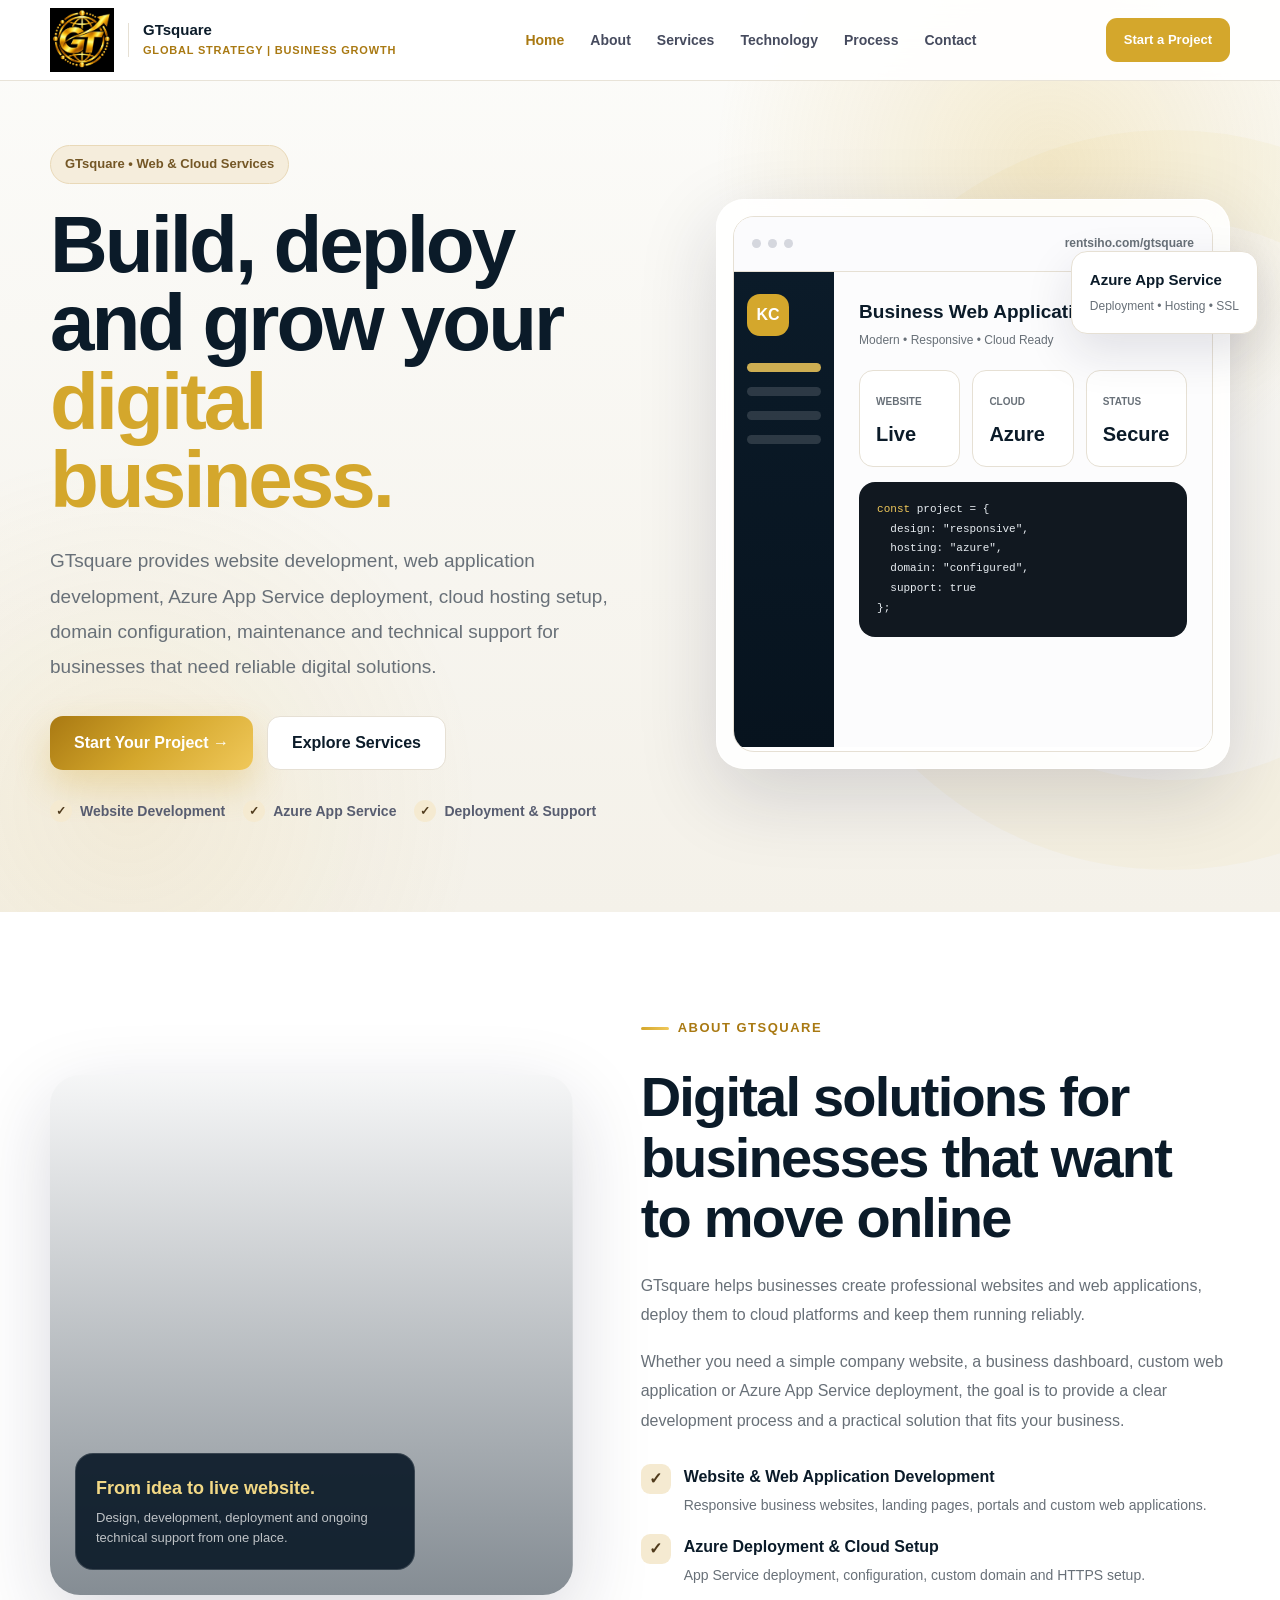
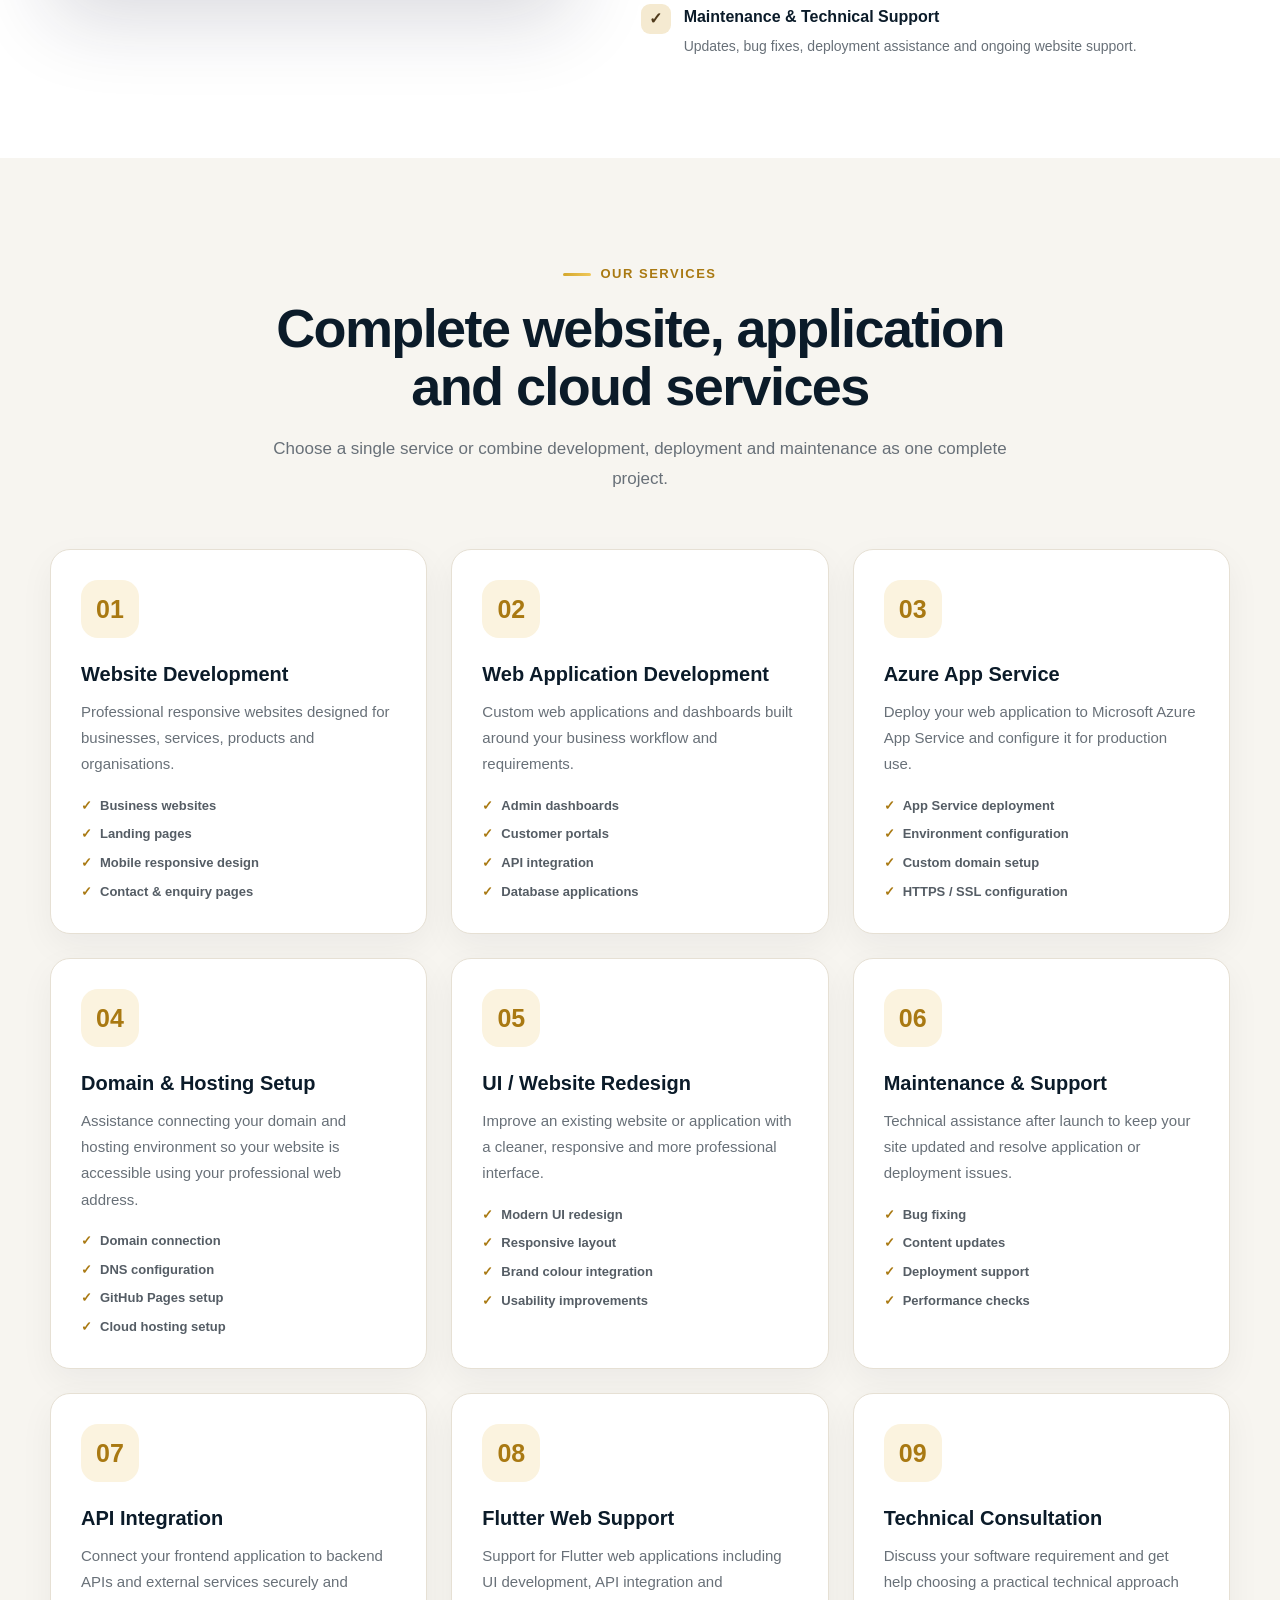
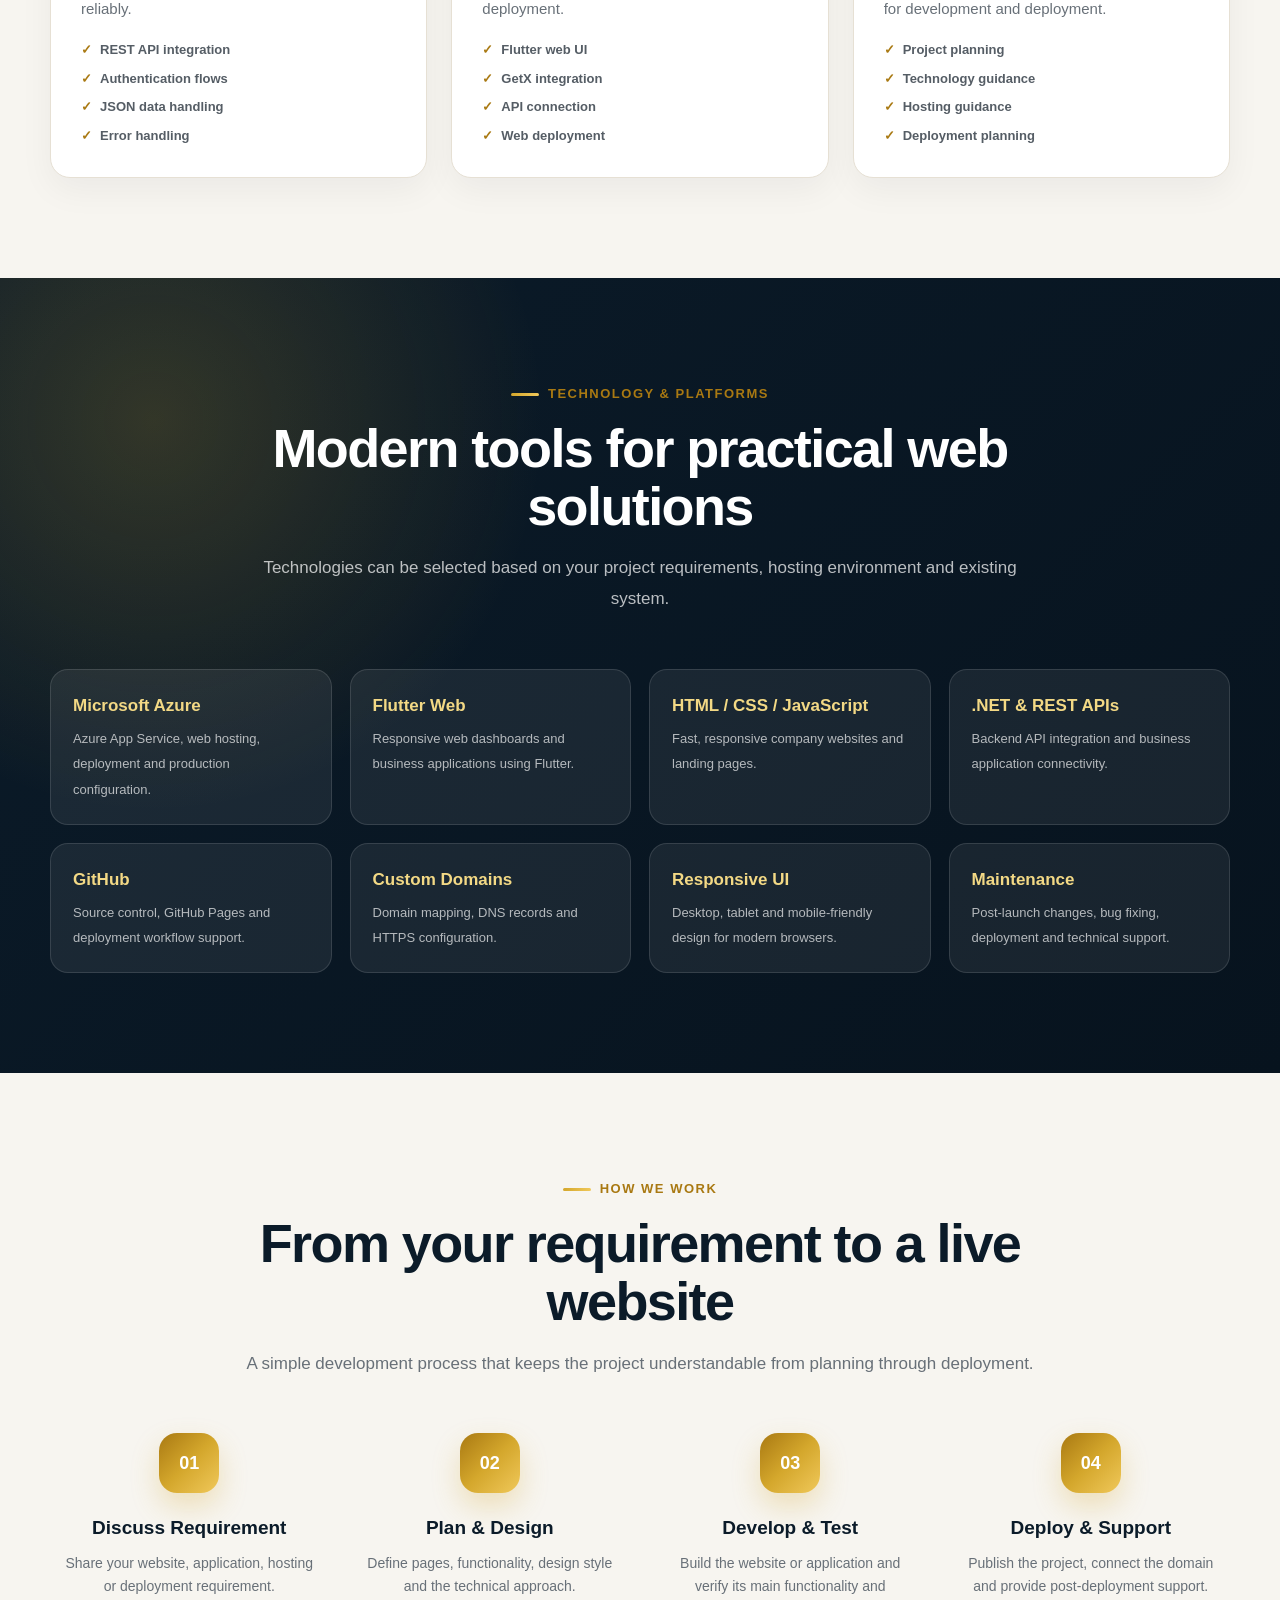
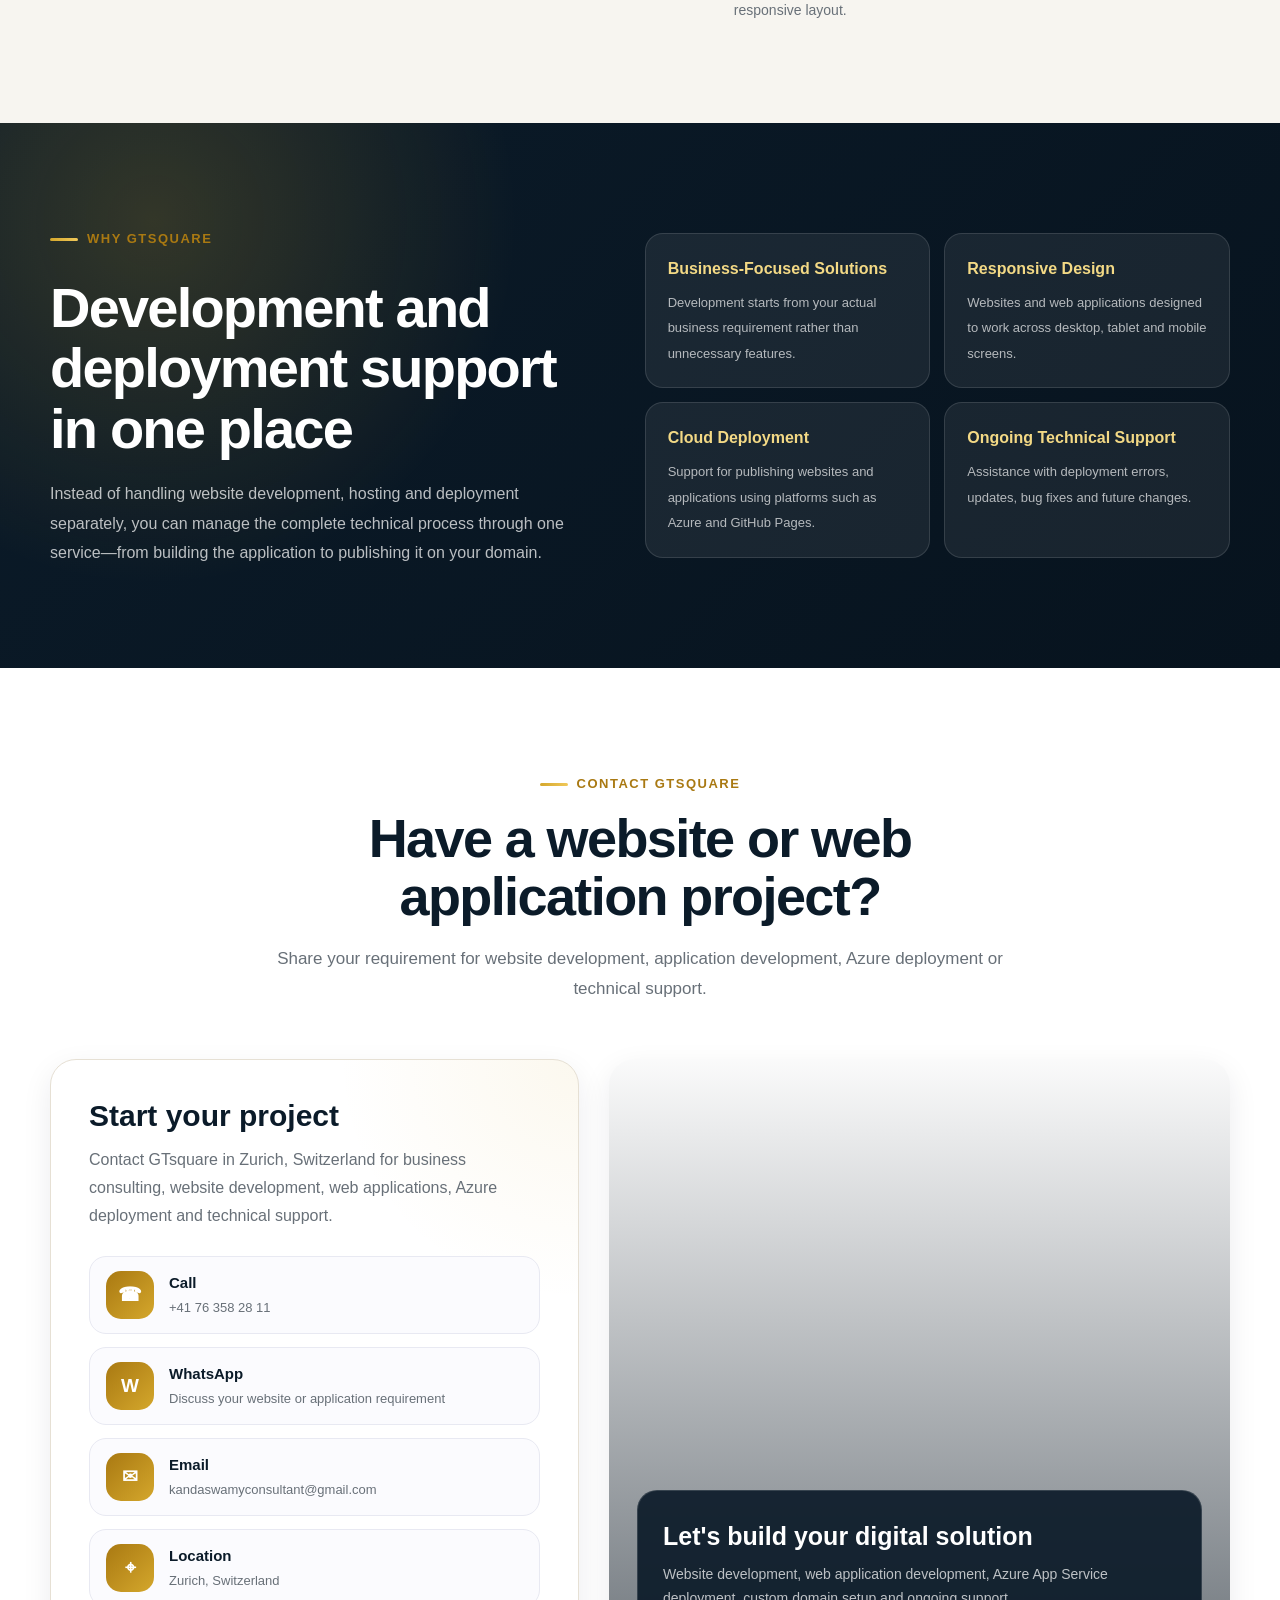
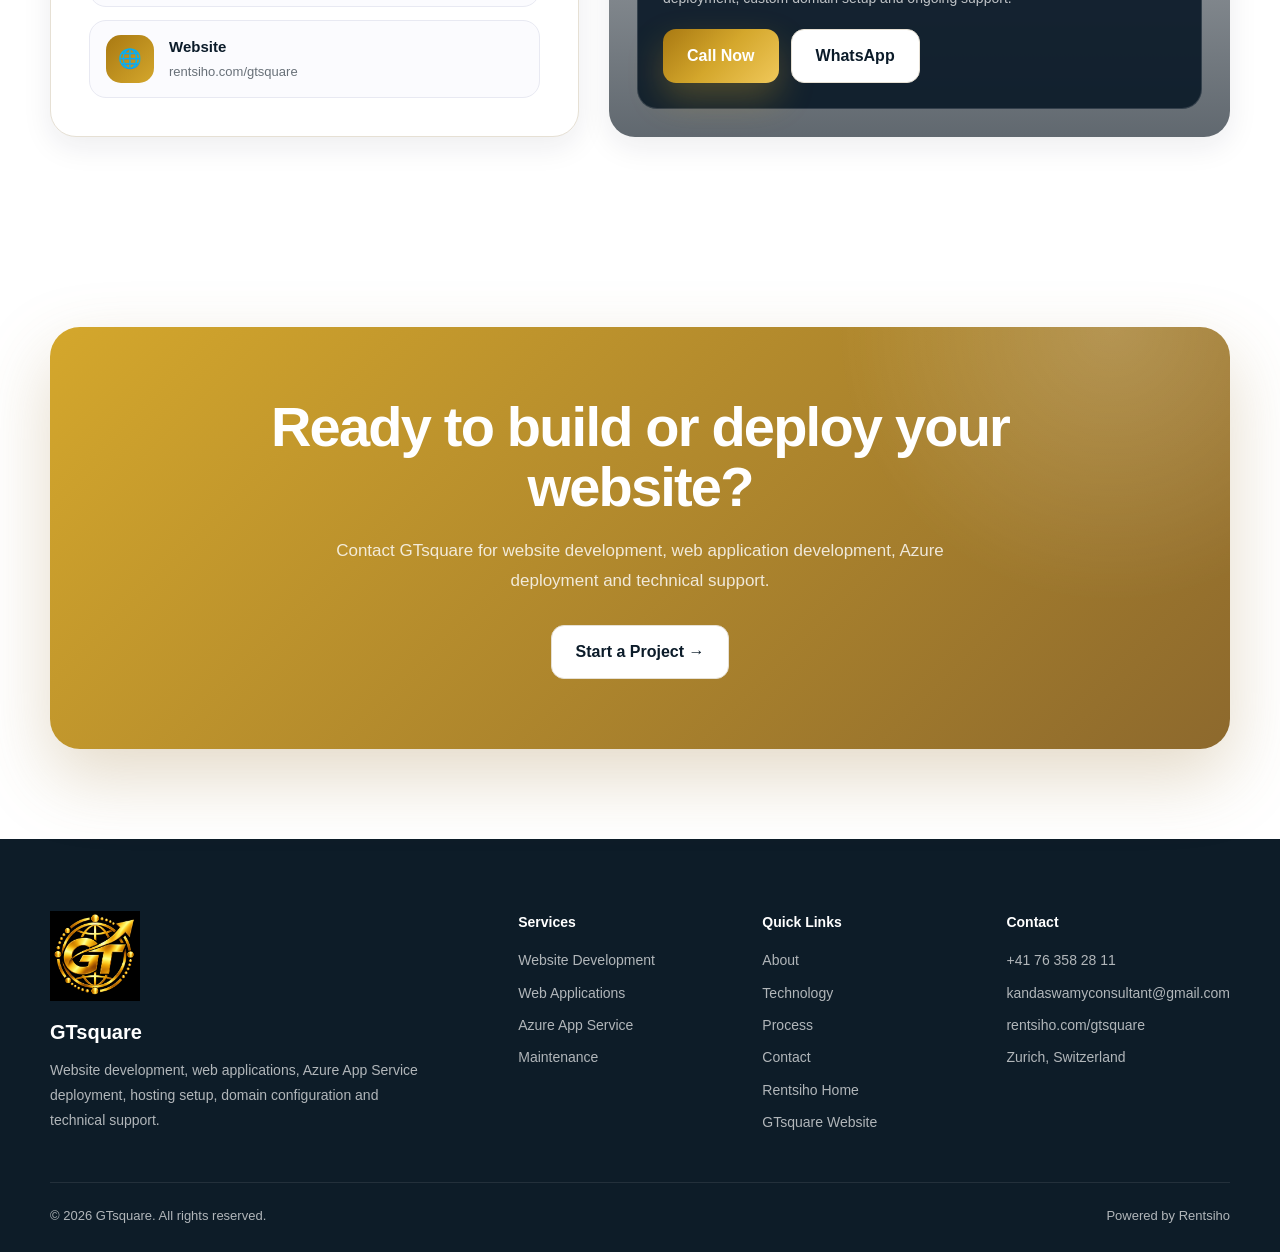
<file: gtsquare/index.html>
<!DOCTYPE html>
<html lang="en">
<head>
  <meta charset="UTF-8" />
  <meta name="viewport" content="width=device-width, initial-scale=1.0" />
  <meta name="theme-color" content="#0B1B29" />
  <meta
    name="description"
    content="GTsquare - website development, web application development, Azure App Service deployment, hosting, maintenance and technical support."
  />

  <title>GTsquare | Global Strategy & Business Growth</title>
  <link rel="canonical" href="https://rentsiho.com/gtsquare/" />
  <meta property="og:title" content="GTsquare | Global Strategy & Business Growth" />
  <meta property="og:description" content="GTsquare - Global Strategy, Business Growth, Web & Cloud Solutions from Zurich, Switzerland." />
  <meta property="og:url" content="https://rentsiho.com/gtsquare/" />

  <style>
    :root {
      --gold: #D4A72C;
      --gold-dark: #A97912;
      --gold-light: #F0C85A;
      --gold-soft: #FBF3DF;

      --navy: #0B1B29;
      --navy-dark: #07131E;

      --text: #2D3338;
      --muted: #687078;

      --white: #FFFFFF;
      --page: #F7F5F0;
      --border: #E6E0D4;

      --shadow-sm: 0 10px 30px rgba(22, 27, 55, 0.08);
      --shadow-md: 0 18px 48px rgba(22, 27, 55, 0.12);
      --shadow-lg: 0 25px 80px rgba(22, 27, 55, 0.16);

      --container: 1180px;
    }

    * {
      margin: 0;
      padding: 0;
      box-sizing: border-box;
    }

    html {
      scroll-behavior: smooth;
    }

    body {
      font-family: Inter, Arial, Helvetica, sans-serif;
      color: var(--text);
      background: var(--white);
      line-height: 1.6;
      overflow-x: hidden;
    }

    body.menu-open {
      overflow: hidden;
    }

    a {
      color: inherit;
      text-decoration: none;
    }

    img {
      max-width: 100%;
      display: block;
    }

    button {
      font: inherit;
    }

    .container {
      width: min(var(--container), calc(100% - 40px));
      margin: 0 auto;
    }

    .section {
      padding: 100px 0;
    }

    .section-soft {
      background: var(--page);
    }

    .section-dark {
      color: var(--white);
      background:
        radial-gradient(circle at 12% 18%, rgba(212,167,44,.20), transparent 30%),
        linear-gradient(135deg, var(--navy), var(--navy-dark));
    }

    .section-heading {
      max-width: 790px;
      margin: 0 auto 54px;
      text-align: center;
    }

    .kicker {
      display: inline-flex;
      align-items: center;
      gap: 9px;
      margin-bottom: 14px;
      color: var(--gold-dark);
      font-size: 13px;
      font-weight: 900;
      letter-spacing: 1.5px;
      text-transform: uppercase;
    }

    .kicker::before {
      content: "";
      width: 28px;
      height: 3px;
      border-radius: 99px;
      background: linear-gradient(90deg, var(--gold), var(--gold-light));
    }

    .section-title {
      color: var(--navy);
      font-size: clamp(34px, 4.5vw, 54px);
      line-height: 1.08;
      letter-spacing: -1.6px;
    }

    .section-dark .section-title {
      color: var(--white);
    }

    .section-description {
      margin-top: 18px;
      color: var(--muted);
      font-size: 17px;
      line-height: 1.8;
    }

    .section-dark .section-description {
      color: rgba(255,255,255,.72);
    }

    .btn {
      min-height: 54px;
      padding: 0 24px;
      border: 0;
      border-radius: 13px;
      display: inline-flex;
      align-items: center;
      justify-content: center;
      gap: 10px;
      font-weight: 900;
      cursor: pointer;
      transition: transform .25s ease, box-shadow .25s ease;
    }

    .btn:hover {
      transform: translateY(-3px);
    }

    .btn-gold {
      color: var(--white);
      background: linear-gradient(135deg, var(--gold-dark), var(--gold), var(--gold-light));
      box-shadow: 0 16px 35px rgba(212,167,44,.30);
    }

    .btn-white {
      color: var(--navy);
      background: var(--white);
      border: 1px solid var(--border);
    }

    /* Header */

    .header {
      position: fixed;
      inset: 0 0 auto 0;
      z-index: 1000;
      background: rgba(255,255,255,.92);
      backdrop-filter: blur(16px);
      border-bottom: 1px solid rgba(230,224,212,.9);
    }

    .nav {
      min-height: 80px;
      display: flex;
      align-items: center;
      justify-content: space-between;
      gap: 24px;
    }

    .brand {
      display: flex;
      align-items: center;
      gap: 14px;
      min-width: 0;
    }

    .brand img {
      width: 64px;
      height: 64px;
      object-fit: contain;
      object-position: center;
    }

    .brand-divider {
      width: 1px;
      height: 34px;
      background: var(--border);
    }

    .brand-copy strong {
      display: block;
      color: var(--navy);
      font-size: 15px;
      line-height: 1.2;
    }

    .brand-copy small {
      display: block;
      margin-top: 3px;
      color: var(--gold-dark);
      font-size: 11px;
      font-weight: 900;
      letter-spacing: .8px;
      text-transform: uppercase;
    }

    .nav-links {
      display: flex;
      align-items: center;
      gap: 26px;
    }

    .nav-links a {
      color: #464B5E;
      font-size: 14px;
      font-weight: 800;
      transition: color .2s ease;
    }

    .nav-links a:hover,
    .nav-links a.active {
      color: var(--gold-dark);
    }

    .nav-actions {
      display: flex;
      align-items: center;
      gap: 10px;
    }

    .nav-cta {
      min-height: 44px;
      padding: 0 18px;
      border-radius: 11px;
      display: inline-flex;
      align-items: center;
      justify-content: center;
      color: var(--white);
      background: var(--gold);
      font-size: 13px;
      font-weight: 900;
    }

    .menu-button {
      width: 44px;
      height: 44px;
      border-radius: 12px;
      border: 1px solid var(--border);
      background: var(--white);
      display: none;
      place-items: center;
      cursor: pointer;
    }

    .menu-button span,
    .menu-button span::before,
    .menu-button span::after {
      width: 20px;
      height: 2px;
      border-radius: 99px;
      background: var(--navy);
      display: block;
      position: relative;
      transition: .25s ease;
    }

    .menu-button span::before,
    .menu-button span::after {
      content: "";
      position: absolute;
      left: 0;
    }

    .menu-button span::before { top: -6px; }
    .menu-button span::after { top: 6px; }

    .menu-button.active span { background: transparent; }
    .menu-button.active span::before { top: 0; transform: rotate(45deg); }
    .menu-button.active span::after { top: 0; transform: rotate(-45deg); }

    /* Hero */

    .hero {
      min-height: 100vh;
      padding: 145px 0 90px;
      display: flex;
      align-items: center;
      position: relative;
      overflow: hidden;
      background:
        radial-gradient(circle at 82% 18%, rgba(212,167,44,.20), transparent 26%),
        radial-gradient(circle at 10% 88%, rgba(212,167,44,.10), transparent 25%),
        linear-gradient(180deg, #FCFCFA 0%, #F4F1E9 100%);
    }

    .hero::before {
      content: "";
      width: 560px;
      height: 560px;
      position: absolute;
      right: -260px;
      top: 130px;
      border-radius: 50%;
      border: 90px solid rgba(212,167,44,.05);
    }

    .hero-grid {
      position: relative;
      z-index: 1;
      display: grid;
      grid-template-columns: 1.02fr .98fr;
      align-items: center;
      gap: 70px;
    }

    .hero-badge {
      display: inline-flex;
      align-items: center;
      gap: 8px;
      padding: 8px 14px;
      border-radius: 999px;
      color: #745726;
      background: #F5EDDC;
      border: 1px solid #E9D9B8;
      font-size: 13px;
      font-weight: 900;
    }

    .hero-copy h1 {
      margin: 22px 0 24px;
      color: var(--navy);
      font-size: clamp(48px, 6.3vw, 80px);
      line-height: .98;
      letter-spacing: -3px;
    }

    .hero-copy h1 span {
      color: var(--gold);
    }

    .hero-copy p {
      max-width: 660px;
      color: var(--muted);
      font-size: 19px;
      line-height: 1.85;
    }

    .hero-actions {
      margin-top: 32px;
      display: flex;
      flex-wrap: wrap;
      gap: 14px;
    }

    .hero-points {
      margin-top: 30px;
      display: flex;
      flex-wrap: wrap;
      gap: 18px;
      color: #585D70;
      font-size: 14px;
      font-weight: 800;
    }

    .hero-point {
      display: flex;
      align-items: center;
      gap: 8px;
    }

    .check-dot {
      width: 22px;
      height: 22px;
      border-radius: 50%;
      display: grid;
      place-items: center;
      color: #4F3A1C;
      background: #F5EAD1;
      font-size: 12px;
      font-weight: 900;
    }

    .hero-visual {
      position: relative;
      min-height: 610px;
    }

    .browser-window {
      position: absolute;
      inset: 20px 0 20px 30px;
      padding: 16px;
      border-radius: 28px;
      background: rgba(255,255,255,.88);
      border: 1px solid rgba(255,255,255,.95);
      box-shadow: var(--shadow-lg);
      backdrop-filter: blur(14px);
    }

    .browser-inner {
      height: 100%;
      overflow: hidden;
      border-radius: 21px;
      background: var(--white);
      border: 1px solid var(--border);
    }

    .browser-top {
      height: 55px;
      padding: 0 18px;
      display: flex;
      align-items: center;
      justify-content: space-between;
      background: #FBFBFD;
      border-bottom: 1px solid var(--border);
    }

    .browser-dots {
      display: flex;
      gap: 7px;
    }

    .browser-dots span {
      width: 9px;
      height: 9px;
      border-radius: 50%;
      background: #D5D7DE;
    }

    .browser-url {
      color: var(--muted);
      font-size: 12px;
      font-weight: 800;
    }

    .demo-app {
      min-height: 475px;
      display: grid;
      grid-template-columns: 100px 1fr;
    }

    .demo-sidebar {
      padding: 22px 13px;
      background: linear-gradient(180deg, var(--navy), var(--navy-dark));
      display: flex;
      flex-direction: column;
      gap: 15px;
    }

    .demo-logo {
      width: 42px;
      height: 42px;
      margin-bottom: 12px;
      border-radius: 13px;
      display: grid;
      place-items: center;
      color: var(--white);
      background: var(--gold);
      font-weight: 900;
    }

    .demo-line {
      height: 9px;
      border-radius: 99px;
      background: rgba(255,255,255,.14);
    }

    .demo-line.active {
      background: rgba(240,200,90,.85);
    }

    .demo-content {
      padding: 25px;
      background: #FCFCFD;
    }

    .demo-content h3 {
      color: var(--navy);
      font-size: 19px;
    }

    .demo-content p {
      margin-top: 4px;
      color: var(--muted);
      font-size: 12px;
    }

    .demo-stats {
      margin-top: 20px;
      display: grid;
      grid-template-columns: repeat(3, 1fr);
      gap: 12px;
    }

    .demo-card {
      padding: 16px;
      border-radius: 14px;
      background: var(--white);
      border: 1px solid var(--border);
    }

    .demo-card small {
      color: var(--muted);
      font-size: 10px;
      font-weight: 800;
      text-transform: uppercase;
    }

    .demo-card strong {
      display: block;
      margin-top: 5px;
      color: var(--navy);
      font-size: 20px;
    }

    .code-panel {
      margin-top: 15px;
      padding: 18px;
      border-radius: 16px;
      color: #E8EDF2;
      background: #111820;
      font-family: Consolas, monospace;
      font-size: 11px;
      line-height: 1.8;
    }

    .code-panel .gold {
      color: #F0C85A;
    }

    .floating-tech {
      position: absolute;
      z-index: 3;
      right: -28px;
      top: 72px;
      padding: 16px 18px;
      border-radius: 16px;
      background: var(--white);
      border: 1px solid var(--border);
      box-shadow: var(--shadow-md);
    }

    .floating-tech strong {
      display: block;
      color: var(--navy);
      font-size: 15px;
    }

    .floating-tech span {
      color: var(--muted);
      font-size: 12px;
    }

    /* About */

    .about-grid {
      display: grid;
      grid-template-columns: .94fr 1.06fr;
      gap: 68px;
      align-items: center;
    }

    .about-visual {
      min-height: 520px;
      position: relative;
      overflow: hidden;
      border-radius: 30px;
      background:
        linear-gradient(180deg, rgba(11,27,41,.04), rgba(11,27,41,.50)),
        url("https://images.unsplash.com/photo-1498050108023-c5249f4df085?auto=format&fit=crop&w=1400&q=88");
      background-size: cover;
      background-position: center;
      box-shadow: var(--shadow-lg);
    }

    .about-badge {
      position: absolute;
      left: 25px;
      right: 25px;
      bottom: 25px;
      max-width: 340px;
      padding: 20px;
      border-radius: 18px;
      color: var(--white);
      background: rgba(11,27,41,.92);
      border: 1px solid rgba(255,255,255,.14);
    }

    .about-badge strong {
      display: block;
      color: #F3D985;
      font-size: 18px;
    }

    .about-badge span {
      display: block;
      margin-top: 5px;
      color: rgba(255,255,255,.72);
      font-size: 13px;
    }

    .about-copy h2 {
      margin: 14px 0 22px;
      color: var(--navy);
      font-size: clamp(36px, 4.6vw, 56px);
      line-height: 1.08;
      letter-spacing: -1.8px;
    }

    .about-copy p {
      margin-bottom: 17px;
      color: var(--muted);
      font-size: 16px;
      line-height: 1.85;
    }

    .check-list {
      margin-top: 28px;
      display: grid;
      gap: 16px;
    }

    .check-row {
      display: flex;
      align-items: flex-start;
      gap: 13px;
    }

    .check-box {
      flex: 0 0 30px;
      width: 30px;
      height: 30px;
      border-radius: 9px;
      display: grid;
      place-items: center;
      color: #4F3A1C;
      background: #F5EAD1;
      font-weight: 900;
    }

    .check-row strong {
      display: block;
      margin-bottom: 3px;
      color: var(--navy);
    }

    .check-row span {
      color: var(--muted);
      font-size: 14px;
    }

    /* Services */

    .services-grid {
      display: grid;
      grid-template-columns: repeat(3, 1fr);
      gap: 24px;
    }

    .service-card {
      padding: 30px;
      border-radius: 20px;
      background: var(--white);
      border: 1px solid var(--border);
      box-shadow: 0 12px 34px rgba(20,24,48,.05);
      transition: transform .25s ease, box-shadow .25s ease;
    }

    .service-card:hover {
      transform: translateY(-7px);
      box-shadow: var(--shadow-sm);
    }

    .service-icon {
      width: 58px;
      height: 58px;
      margin-bottom: 20px;
      border-radius: 17px;
      display: grid;
      place-items: center;
      color: var(--gold-dark);
      background: var(--gold-soft);
      font-size: 25px;
      font-weight: 900;
    }

    .service-card h3 {
      margin-bottom: 9px;
      color: var(--navy);
      font-size: 20px;
    }

    .service-card p {
      color: var(--muted);
      font-size: 15px;
      line-height: 1.75;
    }

    .service-list {
      margin-top: 18px;
      display: grid;
      gap: 8px;
    }

    .service-list span {
      color: #555D65;
      font-size: 13px;
      font-weight: 700;
    }

    .service-list span::before {
      content: "✓";
      margin-right: 8px;
      color: var(--gold-dark);
      font-weight: 900;
    }

    /* Technology */

    .tech-grid {
      display: grid;
      grid-template-columns: repeat(4, 1fr);
      gap: 18px;
    }

    .tech-card {
      min-height: 130px;
      padding: 22px;
      border-radius: 18px;
      background: rgba(255,255,255,.07);
      border: 1px solid rgba(255,255,255,.12);
    }

    .tech-card strong {
      display: block;
      margin-bottom: 6px;
      color: #F3D985;
      font-size: 17px;
    }

    .tech-card span {
      color: rgba(255,255,255,.68);
      font-size: 13px;
      line-height: 1.65;
    }

    /* Process */

    .steps {
      display: grid;
      grid-template-columns: repeat(4, 1fr);
      gap: 22px;
    }

    .step-card {
      text-align: center;
      padding: 0 15px;
    }

    .step-number {
      width: 60px;
      height: 60px;
      margin: 0 auto 20px;
      border-radius: 18px;
      display: grid;
      place-items: center;
      color: var(--white);
      background: linear-gradient(135deg, var(--gold-dark), var(--gold), var(--gold-light));
      box-shadow: 0 13px 28px rgba(212,167,44,.28);
      font-size: 18px;
      font-weight: 900;
    }

    .step-card h3 {
      margin-bottom: 8px;
      color: var(--navy);
      font-size: 19px;
    }

    .step-card p {
      color: var(--muted);
      font-size: 14px;
      line-height: 1.7;
    }

    /* Why */

    .why-grid {
      display: grid;
      grid-template-columns: .95fr 1.05fr;
      align-items: center;
      gap: 65px;
    }

    .why-copy h2 {
      margin: 14px 0 20px;
      font-size: clamp(36px, 4.6vw, 56px);
      line-height: 1.08;
      letter-spacing: -1.8px;
    }

    .why-copy p {
      color: rgba(255,255,255,.72);
      font-size: 16px;
      line-height: 1.85;
    }

    .why-list {
      display: grid;
      grid-template-columns: repeat(2, 1fr);
      gap: 14px;
    }

    .why-card {
      min-height: 150px;
      padding: 22px;
      border-radius: 18px;
      background: rgba(255,255,255,.07);
      border: 1px solid rgba(255,255,255,.12);
    }

    .why-card strong {
      display: block;
      margin-bottom: 7px;
      color: #F3D985;
      font-size: 16px;
    }

    .why-card span {
      color: rgba(255,255,255,.68);
      font-size: 13px;
      line-height: 1.65;
    }

    /* Contact */

    .contact-grid {
      display: grid;
      grid-template-columns: .92fr 1.08fr;
      gap: 30px;
      align-items: stretch;
    }

    .contact-card,
    .contact-image {
      min-height: 520px;
      border-radius: 26px;
      box-shadow: var(--shadow-sm);
    }

    .contact-card {
      padding: 38px;
      border: 1px solid var(--border);
      background:
        radial-gradient(circle at 100% 0%, rgba(212,167,44,.08), transparent 28%),
        var(--white);
    }

    .contact-card h3 {
      margin-bottom: 12px;
      color: var(--navy);
      font-size: 30px;
      line-height: 1.2;
    }

    .contact-card > p {
      margin-bottom: 26px;
      color: var(--muted);
      line-height: 1.75;
    }

    .contact-list {
      display: grid;
      gap: 13px;
    }

    .contact-link {
      min-height: 72px;
      padding: 14px 16px;
      border-radius: 17px;
      display: flex;
      align-items: center;
      gap: 15px;
      color: var(--navy);
      background: #FBFBFE;
      border: 1px solid #E8E9F2;
      transition: transform .25s ease, border-color .25s ease, box-shadow .25s ease;
    }

    .contact-link:hover {
      transform: translateY(-4px);
      border-color: #E2CD8B;
      box-shadow: 0 16px 38px rgba(40,34,86,.10);
    }

    .contact-icon {
      flex: 0 0 48px;
      width: 48px;
      height: 48px;
      border-radius: 15px;
      display: grid;
      place-items: center;
      color: var(--white);
      background: linear-gradient(135deg, var(--gold-dark), var(--gold));
      font-weight: 900;
      font-size: 19px;
    }

    .contact-copy strong {
      display: block;
      color: var(--navy);
      font-size: 15px;
    }

    .contact-copy small {
      display: block;
      margin-top: 3px;
      color: var(--muted);
      font-size: 13px;
      word-break: break-word;
    }

    .contact-image {
      position: relative;
      overflow: hidden;
      background:
        linear-gradient(180deg, rgba(7,19,30,.02), rgba(7,19,30,.64)),
        url("https://images.unsplash.com/photo-1516321318423-f06f85e504b3?auto=format&fit=crop&w=1400&q=88");
      background-size: cover;
      background-position: center;
    }

    .contact-overlay {
      position: absolute;
      left: 28px;
      right: 28px;
      bottom: 28px;
      padding: 25px;
      border-radius: 20px;
      color: var(--white);
      background: rgba(11,27,41,.92);
      border: 1px solid rgba(255,255,255,.14);
    }

    .contact-overlay h3 {
      margin-bottom: 7px;
      font-size: 25px;
    }

    .contact-overlay p {
      color: rgba(255,255,255,.72);
      font-size: 14px;
      line-height: 1.7;
    }

    .contact-buttons {
      margin-top: 18px;
      display: flex;
      flex-wrap: wrap;
      gap: 12px;
    }

    /* CTA */

    .cta {
      padding: 90px 0;
    }

    .cta-card {
      padding: 70px 40px;
      border-radius: 30px;
      text-align: center;
      color: var(--white);
      background:
        radial-gradient(circle at 90% 0%, rgba(255,255,255,.18), transparent 24%),
        linear-gradient(135deg, var(--gold), #8D692D);
      box-shadow: 0 28px 70px rgba(159,123,56,.28);
    }

    .cta-card h2 {
      max-width: 820px;
      margin: 0 auto;
      font-size: clamp(35px, 5vw, 56px);
      line-height: 1.08;
      letter-spacing: -1.8px;
    }

    .cta-card p {
      max-width: 680px;
      margin: 18px auto 28px;
      color: rgba(255,255,255,.82);
      font-size: 17px;
      line-height: 1.8;
    }

    /* Footer */

    .footer {
      padding: 72px 0 26px;
      color: rgba(255,255,255,.68);
      background: #0D1C28;
    }

    .footer-grid {
      display: grid;
      grid-template-columns: 1.5fr repeat(3, .7fr);
      gap: 48px;
    }

    .footer-brand img {
      width: 90px;
      height: 90px;
      object-fit: contain;
      object-position: left center;
    }

    .footer-brand h3 {
      margin-top: 15px;
      color: var(--white);
      font-size: 20px;
    }

    .footer-brand p {
      max-width: 370px;
      margin-top: 10px;
      font-size: 14px;
      line-height: 1.8;
    }

    .footer-title {
      margin-bottom: 16px;
      color: var(--white);
      font-size: 14px;
      font-weight: 900;
    }

    .footer-links {
      display: grid;
      gap: 10px;
    }

    .footer-links a,
    .footer-links span {
      font-size: 14px;
    }

    .footer-links a:hover {
      color: var(--gold-light);
    }

    .footer-bottom {
      margin-top: 48px;
      padding-top: 23px;
      border-top: 1px solid rgba(255,255,255,.09);
      display: flex;
      align-items: center;
      justify-content: space-between;
      gap: 20px;
      font-size: 13px;
    }

    .reveal {
      opacity: 0;
      transform: translateY(26px);
      transition: opacity .7s ease, transform .7s ease;
    }

    .reveal.visible {
      opacity: 1;
      transform: translateY(0);
    }

    @media (max-width: 1080px) {
      .hero-grid,
      .about-grid,
      .why-grid,
      .contact-grid {
        grid-template-columns: 1fr;
      }

      .hero-visual {
        max-width: 780px;
      }

      .services-grid {
        grid-template-columns: repeat(2, 1fr);
      }

      .tech-grid {
        grid-template-columns: repeat(2, 1fr);
      }

      .footer-grid {
        grid-template-columns: 1fr 1fr;
      }
    }

    @media (max-width: 860px) {
      .nav-links {
        display: none;
      }

      .menu-button {
        display: grid;
      }

      .nav-links.mobile-open {
        position: fixed;
        left: 20px;
        right: 20px;
        top: 88px;
        padding: 22px;
        border-radius: 18px;
        display: grid;
        gap: 17px;
        background: var(--white);
        border: 1px solid var(--border);
        box-shadow: var(--shadow-lg);
      }

      .why-list {
        grid-template-columns: 1fr;
      }

      .steps {
        grid-template-columns: repeat(2, 1fr);
        gap: 38px 20px;
      }
    }

    @media (max-width: 650px) {
      .container {
        width: min(100% - 26px, var(--container));
      }

      .section {
        padding: 76px 0;
      }

      .nav {
        min-height: 70px;
      }

      .brand img {
        width: 54px;
        height: 54px;
        object-fit: contain;
      }

      .brand-divider,
      .brand-copy {
        display: none;
      }

      .nav-cta {
        display: none;
      }

      .hero {
        padding-top: 110px;
        padding-bottom: 80px;
      }

      .hero-copy h1 {
        font-size: clamp(42px, 13vw, 60px);
        letter-spacing: -2px;
      }

      .hero-copy p {
        font-size: 16px;
      }

      .hero-actions {
        display: grid;
      }

      .hero-actions .btn {
        width: 100%;
      }

      .hero-visual {
        min-height: 500px;
      }

      .browser-window {
        inset: 10px 0;
      }

      .floating-tech {
        display: none;
      }

      .demo-app {
        grid-template-columns: 65px 1fr;
      }

      .demo-stats {
        grid-template-columns: 1fr;
      }

      .demo-card:nth-child(3) {
        display: none;
      }

      .services-grid,
      .tech-grid,
      .steps {
        grid-template-columns: 1fr;
      }

      .contact-card {
        padding: 24px;
      }

      .contact-image {
        min-height: 440px;
      }

      .contact-overlay {
        left: 18px;
        right: 18px;
        bottom: 18px;
      }

      .cta-card {
        padding: 54px 22px;
      }

      .footer-grid {
        grid-template-columns: 1fr;
      }

      .footer-bottom {
        flex-direction: column;
        align-items: flex-start;
      }
    }
  </style>
</head>

<body>

<header class="header">
  <div class="container nav">

    <a class="brand" href="https://rentsiho.com/gtsquare/">
      <img src="/gtsquare/GTSquare.png" alt="GTsquare Logo" />
      <span class="brand-divider"></span>

      <span class="brand-copy">
        <strong>GTsquare</strong>
        <small>Global Strategy | Business Growth</small>
      </span>
    </a>

    <nav class="nav-links" id="navLinks">
      <a href="#home">Home</a>
      <a href="#about">About</a>
      <a href="#services">Services</a>
      <a href="#technology">Technology</a>
      <a href="#process">Process</a>
      <a href="#contact">Contact</a>
    </nav>

    <div class="nav-actions">
      <a class="nav-cta" href="#contact">Start a Project</a>

      <button
        class="menu-button"
        id="menuButton"
        aria-label="Open menu"
        aria-expanded="false"
      >
        <span></span>
      </button>
    </div>

  </div>
</header>

<main>

  <!-- HERO -->
  <section class="hero" id="home">
    <div class="container hero-grid">

      <div class="hero-copy reveal">
        <div class="hero-badge">GTsquare • Web & Cloud Services</div>

        <h1>
          Build, deploy and grow your
          <span>digital business.</span>
        </h1>

        <p>
          GTsquare provides website development, web application
          development, Azure App Service deployment, cloud hosting setup,
          domain configuration, maintenance and technical support for businesses
          that need reliable digital solutions.
        </p>

        <div class="hero-actions">
          <a href="#contact" class="btn btn-gold">Start Your Project →</a>
          <a href="#services" class="btn btn-white">Explore Services</a>
        </div>

        <div class="hero-points">
          <div class="hero-point">
            <span class="check-dot">✓</span>
            Website Development
          </div>

          <div class="hero-point">
            <span class="check-dot">✓</span>
            Azure App Service
          </div>

          <div class="hero-point">
            <span class="check-dot">✓</span>
            Deployment & Support
          </div>
        </div>
      </div>

      <div class="hero-visual reveal">

        <div class="browser-window">
          <div class="browser-inner">

            <div class="browser-top">
              <div class="browser-dots">
                <span></span>
                <span></span>
                <span></span>
              </div>

              <div class="browser-url">rentsiho.com/gtsquare</div>
            </div>

            <div class="demo-app">

              <div class="demo-sidebar">
                <div class="demo-logo">KC</div>
                <div class="demo-line active"></div>
                <div class="demo-line"></div>
                <div class="demo-line"></div>
                <div class="demo-line"></div>
              </div>

              <div class="demo-content">
                <h3>Business Web Application</h3>
                <p>Modern • Responsive • Cloud Ready</p>

                <div class="demo-stats">
                  <div class="demo-card">
                    <small>Website</small>
                    <strong>Live</strong>
                  </div>

                  <div class="demo-card">
                    <small>Cloud</small>
                    <strong>Azure</strong>
                  </div>

                  <div class="demo-card">
                    <small>Status</small>
                    <strong>Secure</strong>
                  </div>
                </div>

                <div class="code-panel">
                  <div><span class="gold">const</span> project = {</div>
                  <div>&nbsp;&nbsp;design: "responsive",</div>
                  <div>&nbsp;&nbsp;hosting: "azure",</div>
                  <div>&nbsp;&nbsp;domain: "configured",</div>
                  <div>&nbsp;&nbsp;support: true</div>
                  <div>};</div>
                </div>
              </div>

            </div>

          </div>
        </div>

        <div class="floating-tech">
          <strong>Azure App Service</strong>
          <span>Deployment • Hosting • SSL</span>
        </div>

      </div>

    </div>
  </section>

  <!-- ABOUT -->
  <section class="section" id="about">
    <div class="container about-grid">

      <div class="about-visual reveal">
        <div class="about-badge">
          <strong>From idea to live website.</strong>
          <span>
            Design, development, deployment and ongoing technical support from
            one place.
          </span>
        </div>
      </div>

      <div class="about-copy reveal">
        <div class="kicker">About GTsquare</div>

        <h2>Digital solutions for businesses that want to move online</h2>

        <p>
          GTsquare helps businesses create professional websites
          and web applications, deploy them to cloud platforms and keep them
          running reliably.
        </p>

        <p>
          Whether you need a simple company website, a business dashboard,
          custom web application or Azure App Service deployment, the goal is
          to provide a clear development process and a practical solution that
          fits your business.
        </p>

        <div class="check-list">

          <div class="check-row">
            <div class="check-box">✓</div>
            <div>
              <strong>Website & Web Application Development</strong>
              <span>
                Responsive business websites, landing pages, portals and custom
                web applications.
              </span>
            </div>
          </div>

          <div class="check-row">
            <div class="check-box">✓</div>
            <div>
              <strong>Azure Deployment & Cloud Setup</strong>
              <span>
                App Service deployment, configuration, custom domain and HTTPS
                setup.
              </span>
            </div>
          </div>

          <div class="check-row">
            <div class="check-box">✓</div>
            <div>
              <strong>Maintenance & Technical Support</strong>
              <span>
                Updates, bug fixes, deployment assistance and ongoing website
                support.
              </span>
            </div>
          </div>

        </div>
      </div>

    </div>
  </section>

  <!-- SERVICES -->
  <section class="section section-soft" id="services">
    <div class="container">

      <div class="section-heading reveal">
        <div class="kicker">Our Services</div>

        <h2 class="section-title">
          Complete website, application and cloud services
        </h2>

        <p class="section-description">
          Choose a single service or combine development, deployment and
          maintenance as one complete project.
        </p>
      </div>

      <div class="services-grid">

        <article class="service-card reveal">
          <div class="service-icon">01</div>
          <h3>Website Development</h3>

          <p>
            Professional responsive websites designed for businesses, services,
            products and organisations.
          </p>

          <div class="service-list">
            <span>Business websites</span>
            <span>Landing pages</span>
            <span>Mobile responsive design</span>
            <span>Contact & enquiry pages</span>
          </div>
        </article>

        <article class="service-card reveal">
          <div class="service-icon">02</div>
          <h3>Web Application Development</h3>

          <p>
            Custom web applications and dashboards built around your business
            workflow and requirements.
          </p>

          <div class="service-list">
            <span>Admin dashboards</span>
            <span>Customer portals</span>
            <span>API integration</span>
            <span>Database applications</span>
          </div>
        </article>

        <article class="service-card reveal">
          <div class="service-icon">03</div>
          <h3>Azure App Service</h3>

          <p>
            Deploy your web application to Microsoft Azure App Service and
            configure it for production use.
          </p>

          <div class="service-list">
            <span>App Service deployment</span>
            <span>Environment configuration</span>
            <span>Custom domain setup</span>
            <span>HTTPS / SSL configuration</span>
          </div>
        </article>

        <article class="service-card reveal">
          <div class="service-icon">04</div>
          <h3>Domain & Hosting Setup</h3>

          <p>
            Assistance connecting your domain and hosting environment so your
            website is accessible using your professional web address.
          </p>

          <div class="service-list">
            <span>Domain connection</span>
            <span>DNS configuration</span>
            <span>GitHub Pages setup</span>
            <span>Cloud hosting setup</span>
          </div>
        </article>

        <article class="service-card reveal">
          <div class="service-icon">05</div>
          <h3>UI / Website Redesign</h3>

          <p>
            Improve an existing website or application with a cleaner,
            responsive and more professional interface.
          </p>

          <div class="service-list">
            <span>Modern UI redesign</span>
            <span>Responsive layout</span>
            <span>Brand colour integration</span>
            <span>Usability improvements</span>
          </div>
        </article>

        <article class="service-card reveal">
          <div class="service-icon">06</div>
          <h3>Maintenance & Support</h3>

          <p>
            Technical assistance after launch to keep your site updated and
            resolve application or deployment issues.
          </p>

          <div class="service-list">
            <span>Bug fixing</span>
            <span>Content updates</span>
            <span>Deployment support</span>
            <span>Performance checks</span>
          </div>
        </article>

        <article class="service-card reveal">
          <div class="service-icon">07</div>
          <h3>API Integration</h3>

          <p>
            Connect your frontend application to backend APIs and external
            services securely and reliably.
          </p>

          <div class="service-list">
            <span>REST API integration</span>
            <span>Authentication flows</span>
            <span>JSON data handling</span>
            <span>Error handling</span>
          </div>
        </article>

        <article class="service-card reveal">
          <div class="service-icon">08</div>
          <h3>Flutter Web Support</h3>

          <p>
            Support for Flutter web applications including UI development,
            API integration and deployment.
          </p>

          <div class="service-list">
            <span>Flutter web UI</span>
            <span>GetX integration</span>
            <span>API connection</span>
            <span>Web deployment</span>
          </div>
        </article>

        <article class="service-card reveal">
          <div class="service-icon">09</div>
          <h3>Technical Consultation</h3>

          <p>
            Discuss your software requirement and get help choosing a practical
            technical approach for development and deployment.
          </p>

          <div class="service-list">
            <span>Project planning</span>
            <span>Technology guidance</span>
            <span>Hosting guidance</span>
            <span>Deployment planning</span>
          </div>
        </article>

      </div>
    </div>
  </section>

  <!-- TECHNOLOGY -->
  <section class="section section-dark" id="technology">
    <div class="container">

      <div class="section-heading reveal">
        <div class="kicker">Technology & Platforms</div>

        <h2 class="section-title">
          Modern tools for practical web solutions
        </h2>

        <p class="section-description">
          Technologies can be selected based on your project requirements,
          hosting environment and existing system.
        </p>
      </div>

      <div class="tech-grid">

        <div class="tech-card reveal">
          <strong>Microsoft Azure</strong>
          <span>
            Azure App Service, web hosting, deployment and production
            configuration.
          </span>
        </div>

        <div class="tech-card reveal">
          <strong>Flutter Web</strong>
          <span>
            Responsive web dashboards and business applications using Flutter.
          </span>
        </div>

        <div class="tech-card reveal">
          <strong>HTML / CSS / JavaScript</strong>
          <span>
            Fast, responsive company websites and landing pages.
          </span>
        </div>

        <div class="tech-card reveal">
          <strong>.NET & REST APIs</strong>
          <span>
            Backend API integration and business application connectivity.
          </span>
        </div>

        <div class="tech-card reveal">
          <strong>GitHub</strong>
          <span>
            Source control, GitHub Pages and deployment workflow support.
          </span>
        </div>

        <div class="tech-card reveal">
          <strong>Custom Domains</strong>
          <span>
            Domain mapping, DNS records and HTTPS configuration.
          </span>
        </div>

        <div class="tech-card reveal">
          <strong>Responsive UI</strong>
          <span>
            Desktop, tablet and mobile-friendly design for modern browsers.
          </span>
        </div>

        <div class="tech-card reveal">
          <strong>Maintenance</strong>
          <span>
            Post-launch changes, bug fixing, deployment and technical support.
          </span>
        </div>

      </div>
    </div>
  </section>

  <!-- PROCESS -->
  <section class="section section-soft" id="process">
    <div class="container">

      <div class="section-heading reveal">
        <div class="kicker">How We Work</div>

        <h2 class="section-title">
          From your requirement to a live website
        </h2>

        <p class="section-description">
          A simple development process that keeps the project understandable
          from planning through deployment.
        </p>
      </div>

      <div class="steps">

        <div class="step-card reveal">
          <div class="step-number">01</div>

          <h3>Discuss Requirement</h3>

          <p>
            Share your website, application, hosting or deployment requirement.
          </p>
        </div>

        <div class="step-card reveal">
          <div class="step-number">02</div>

          <h3>Plan & Design</h3>

          <p>
            Define pages, functionality, design style and the technical
            approach.
          </p>
        </div>

        <div class="step-card reveal">
          <div class="step-number">03</div>

          <h3>Develop & Test</h3>

          <p>
            Build the website or application and verify its main functionality
            and responsive layout.
          </p>
        </div>

        <div class="step-card reveal">
          <div class="step-number">04</div>

          <h3>Deploy & Support</h3>

          <p>
            Publish the project, connect the domain and provide post-deployment
            support.
          </p>
        </div>

      </div>
    </div>
  </section>

  <!-- WHY -->
  <section class="section section-dark">
    <div class="container why-grid">

      <div class="why-copy reveal">
        <div class="kicker">Why GTsquare</div>

        <h2>
          Development and deployment support in one place
        </h2>

        <p>
          Instead of handling website development, hosting and deployment
          separately, you can manage the complete technical process through one
          service—from building the application to publishing it on your domain.
        </p>
      </div>

      <div class="why-list">

        <div class="why-card reveal">
          <strong>Business-Focused Solutions</strong>

          <span>
            Development starts from your actual business requirement rather
            than unnecessary features.
          </span>
        </div>

        <div class="why-card reveal">
          <strong>Responsive Design</strong>

          <span>
            Websites and web applications designed to work across desktop,
            tablet and mobile screens.
          </span>
        </div>

        <div class="why-card reveal">
          <strong>Cloud Deployment</strong>

          <span>
            Support for publishing websites and applications using platforms
            such as Azure and GitHub Pages.
          </span>
        </div>

        <div class="why-card reveal">
          <strong>Ongoing Technical Support</strong>

          <span>
            Assistance with deployment errors, updates, bug fixes and future
            changes.
          </span>
        </div>

      </div>

    </div>
  </section>

  <!-- CONTACT -->
  <section class="section" id="contact">
    <div class="container">

      <div class="section-heading reveal">
        <div class="kicker">Contact GTsquare</div>

        <h2 class="section-title">
          Have a website or web application project?
        </h2>

        <p class="section-description">
          Share your requirement for website development, application
          development, Azure deployment or technical support.
        </p>
      </div>

      <div class="contact-grid">

        <div class="contact-card reveal">
          <h3>Start your project</h3>

          <p>
            Contact GTsquare in Zurich, Switzerland for business consulting, website development, web applications, Azure deployment and technical support.
          </p>

          <div class="contact-list">

            <!-- CHANGE PHONE NUMBER -->
            <a href="tel:+41763582811" class="contact-link">
              <div class="contact-icon">☎</div>

              <div class="contact-copy">
                <strong>Call</strong>
                <small>+41 76 358 28 11</small>
              </div>
            </a>

            <!-- CHANGE WHATSAPP NUMBER -->
            <a
              href="https://wa.me/41763582811?text=Hello%20Kandaswamy%20Consultant%2C%20I%20would%20like%20to%20discuss%20a%20business%20or%20digital%20project."
              target="_blank"
              rel="noopener"
              class="contact-link"
            >
              <div class="contact-icon">W</div>

              <div class="contact-copy">
                <strong>WhatsApp</strong>
                <small>Discuss your website or application requirement</small>
              </div>
            </a>

            <!-- CHANGE EMAIL -->
            <a
              href="mailto:kandaswamyconsultant@gmail.com"
              class="contact-link"
            >
              <div class="contact-icon">✉</div>

              <div class="contact-copy">
                <strong>Email</strong>
                <small>kandaswamyconsultant@gmail.com</small>
              </div>
            </a>

            <!-- CHANGE LOCATION -->
            <div class="contact-link">
              <div class="contact-icon">⌖</div>

              <div class="contact-copy">
                <strong>Location</strong>
                <small>Zurich, Switzerland</small>
              </div>
            </div>

            <a
              href="https://rentsiho.com/gtsquare/"
              target="_blank"
              rel="noopener"
              class="contact-link"
            >
              <div class="contact-icon">🌐</div>

              <div class="contact-copy">
                <strong>Website</strong>
                <small>rentsiho.com/gtsquare</small>
              </div>
            </a>

          </div>
        </div>

        <div class="contact-image reveal">
          <div class="contact-overlay">

            <h3>Let's build your digital solution</h3>

            <p>
              Website development, web application development, Azure App
              Service deployment, custom domain setup and ongoing support.
            </p>

            <div class="contact-buttons">

              <a href="tel:+41763582811" class="btn btn-gold">
                Call Now
              </a>

              <a
                href="https://wa.me/41763582811?text=Hello%20Kandaswamy%20Consultant%2C%20I%20would%20like%20to%20discuss%20a%20business%20or%20digital%20project."
                target="_blank"
                rel="noopener"
                class="btn btn-white"
              >
                WhatsApp
              </a>

            </div>
          </div>
        </div>

      </div>

    </div>
  </section>

  <!-- CTA -->
  <section class="cta">
    <div class="container">

      <div class="cta-card reveal">

        <h2>
          Ready to build or deploy your website?
        </h2>

        <p>
          Contact GTsquare for website development, web application
          development, Azure deployment and technical support.
        </p>

        <a href="#contact" class="btn btn-white">
          Start a Project →
        </a>

      </div>

    </div>
  </section>

</main>

<footer class="footer">
  <div class="container">

    <div class="footer-grid">

      <div class="footer-brand">
        <a href="/">
          <img src="/gtsquare/GTSquare.png" alt="GTsquare Logo" />
        </a>

        <h3>GTsquare</h3>

        <p>
          Website development, web applications, Azure App Service deployment,
          hosting setup, domain configuration and technical support.
        </p>
      </div>

      <div>
        <div class="footer-title">Services</div>

        <div class="footer-links">
          <a href="#services">Website Development</a>
          <a href="#services">Web Applications</a>
          <a href="#services">Azure App Service</a>
          <a href="#services">Maintenance</a>
        </div>
      </div>

      <div>
        <div class="footer-title">Quick Links</div>

        <div class="footer-links">
          <a href="#about">About</a>
          <a href="#technology">Technology</a>
          <a href="#process">Process</a>
          <a href="#contact">Contact</a>
          <a href="https://rentsiho.com/">Rentsiho Home</a>
          <a href="https://rentsiho.com/gtsquare/">GTsquare Website</a>
        </div>
      </div>

      <div>
        <div class="footer-title">Contact</div>

        <div class="footer-links">
          <a href="tel:+41763582811">+41 76 358 28 11</a>

          <a href="mailto:kandaswamyconsultant@gmail.com">
            kandaswamyconsultant@gmail.com
          </a>

          <a href="https://rentsiho.com/gtsquare/" target="_blank" rel="noopener">
            rentsiho.com/gtsquare
          </a>

          <span>Zurich, Switzerland</span>
        </div>
      </div>

    </div>

    <div class="footer-bottom">
      <span>
        © <span id="year"></span> GTsquare. All rights reserved.
      </span>

      <span>Powered by Rentsiho</span>
    </div>

  </div>
</footer>

<script>
  const menuButton = document.getElementById("menuButton");
  const navLinks = document.getElementById("navLinks");

  menuButton.addEventListener("click", () => {
    const isOpen = navLinks.classList.toggle("mobile-open");

    menuButton.classList.toggle("active", isOpen);
    menuButton.setAttribute("aria-expanded", isOpen ? "true" : "false");

    document.body.classList.toggle("menu-open", isOpen);
  });

  document.querySelectorAll("#navLinks a").forEach((link) => {
    link.addEventListener("click", () => {
      navLinks.classList.remove("mobile-open");
      menuButton.classList.remove("active");
      menuButton.setAttribute("aria-expanded", "false");
      document.body.classList.remove("menu-open");
    });
  });

  const revealElements = document.querySelectorAll(".reveal");

  const observer = new IntersectionObserver(
    (entries) => {
      entries.forEach((entry) => {
        if (entry.isIntersecting) {
          entry.target.classList.add("visible");
          observer.unobserve(entry.target);
        }
      });
    },
    {
      threshold: 0.12,
    }
  );

  revealElements.forEach((element) => observer.observe(element));

  const sections = document.querySelectorAll("section[id]");
  const navAnchors = document.querySelectorAll('.nav-links a[href^="#"]');

  window.addEventListener("scroll", () => {
    let current = "";

    sections.forEach((section) => {
      const top = section.offsetTop - 130;

      if (window.scrollY >= top) {
        current = section.getAttribute("id");
      }
    });

    navAnchors.forEach((link) => {
      link.classList.remove("active");

      if (link.getAttribute("href") === `#${current}`) {
        link.classList.add("active");
      }
    });
  });

  document.getElementById("year").textContent =
    new Date().getFullYear();
</script>

</body>
</html>
</file>
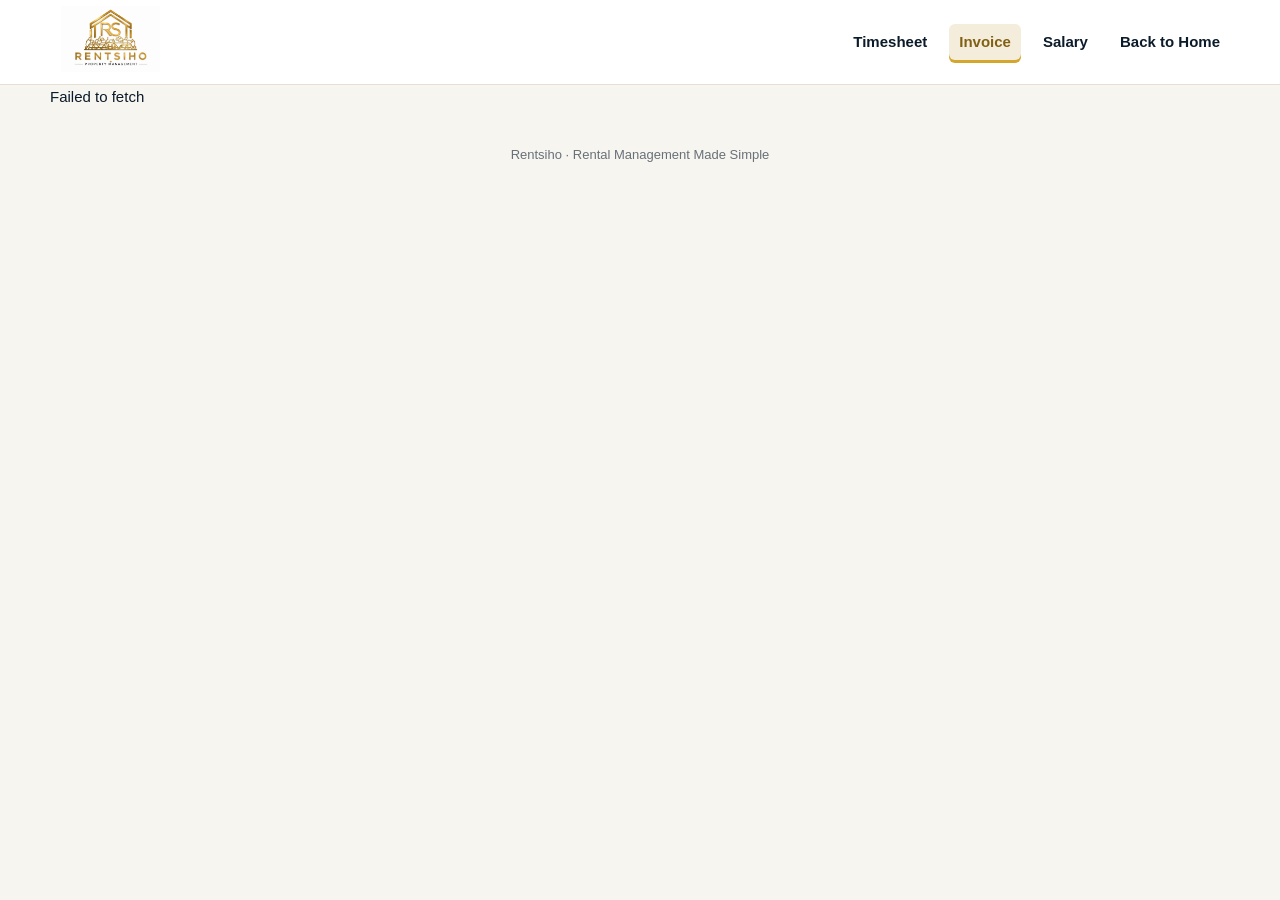
<file: invoice/index.html>
<!DOCTYPE html>
<html lang="en" class="session-checking">
<head>
  <meta charset="UTF-8">
  <style>.session-checking main { visibility: hidden; }</style>
  <meta name="viewport" content="width=device-width, initial-scale=1">
  <title>Invoice | Rentsiho</title>
  <link rel="icon" href="../rentsiho-logo.png">
  <link rel="stylesheet" href="invoice.css?v=logo-1">
  <script src="../timesheet/auth-config.js" defer></script>
  <script src="../session-guard.js?v=3" defer></script>
  <script src="invoice-api.js?v=feedback-1" defer></script>
  <script src="../timesheet/timesheet-api.js?v=company-1" defer></script>
  <script src="../document-logo.js?v=1" defer></script>
  <script src="../confirm-delete.js?v=1" defer></script>
  <script src="../document-views.js?v=2" defer></script>
  <script src="invoice.js?v=logo-1" defer></script>
</head>
<body>
  <header><div class="container nav"><a href="../" aria-label="Rentsiho home"><img src="../rentsiho-logo.png" alt="Rentsiho" width="120" height="66"></a><nav class="nav-links" aria-label="Main navigation"><a class="home-link" href="../timesheet/">Timesheet</a><a class="home-link" href="../invoice/" aria-current="page">Invoice</a><a class="home-link" href="../salary/">Salary</a><a class="home-link" href="../">Back to Home</a></nav></div></header>
  <main class="container">
    <div class="document-navigation"><button type="button" class="button secondary" id="back-to-list" hidden>Back to list</button></div>
    <noscript><p class="notice">Please enable JavaScript to calculate and preview your invoice.</p></noscript>
    <div class="heading"><div><span class="eyebrow">RENT SIHO · BILLING</span><h1>Create an invoice</h1><p>Fill in your details and services. Your total updates automatically.</p></div></div>
    <section class="card invoice-library" id="invoice-library" aria-labelledby="library-title">
      <div class="section-top">
        <div><h2 id="library-title">Saved invoices</h2><p class="help">Open an invoice to edit its details and services.</p></div>
        <div class="action-group">
          <button class="button secondary" id="refresh-invoices" type="button">Refresh</button>
          <button class="button primary" id="new-invoice" type="button">+ New invoice</button>
        </div>
      </div>
      <p id="list-status" role="status" aria-live="polite"></p>
      <div class="table-scroll">
        <table class="invoice-list">
          <thead><tr><th scope="col">Invoice</th><th scope="col">Client</th><th scope="col">Date</th><th scope="col">Total CHF</th><th scope="col">Actions</th></tr></thead>
          <tbody id="invoice-list"></tbody>
        </table>
      </div>
      <div class="pagination">
        <button class="button secondary" id="previous-page" type="button" disabled>Previous</button>
        <span id="page-label">Page 1</span>
        <button class="button secondary" id="next-page" type="button" disabled>Next</button>
      </div>
    </section>
    <p hidden id="editor-state" class="notice">New invoice · Not saved yet</p>
    <p id="save-status" role="status" aria-live="polite"></p>
    <div id="document-conflict" class="notice" hidden role="alert"><p>This document changed on the server. Download your draft, then reload and compare your changes.</p><button id="document-draft" type="button" class="button secondary">Download draft</button> <button id="document-reload" type="button" class="button secondary">Reload saved document</button></div>
    <form hidden id="invoice-form">
      <p class="help required-hint"><span class="required-mark" aria-hidden="true">*</span> Required fields</p>
      <section class="card"><h2>Invoice details</h2><div class="grid three">
        <label><span>Invoice number <span class="required-mark" aria-hidden="true">*</span></span><input name="number" required maxlength="80" placeholder="INV-2026-001"></label>
        <label><span>Invoice date <span class="required-mark" aria-hidden="true">*</span></span><input name="date" type="date" required></label>
        <label><span>Payment due within (days) <span class="required-mark" aria-hidden="true">*</span></span><input name="paymentDays" type="number" min="0" max="365" step="1" value="30" required></label>
      </div></section>
      <div class="grid two parties">
        <section class="card"><h2><span class="step">01</span> From</h2><div class="fields">
          <div class="document-logo-controls"><label>Company logo<input id="document-logo-file" type="file" accept="image/png,image/jpeg,image/webp"></label><img id="document-logo-preview" alt="Company logo" hidden><button id="document-logo-remove" type="button" class="button secondary">Remove logo</button><p class="help">PNG, JPEG or WebP; up to 2 MiB, 4096 pixels per side and 4 million pixels. Save the document to apply changes.</p><p id="document-logo-status" role="status"></p></div>
          <label><span>Your company name <span class="required-mark" aria-hidden="true">*</span></span><input name="fromName" required maxlength="200" autocomplete="organization"></label>
          <label><span>Street address <span class="required-mark" aria-hidden="true">*</span></span><textarea name="fromAddress" rows="2" required maxlength="500"></textarea></label>
          <label><span>City, postcode and country <span class="required-mark" aria-hidden="true">*</span></span><input name="fromCity" required maxlength="200"></label>
          <div class="grid two"><label>Email<input name="email" type="email" maxlength="200"></label><label>Phone<input name="phone" type="tel" maxlength="80"></label></div>
          <label>Website<input name="website" maxlength="200" placeholder="www.example.com"></label>
        </div></section>
        <section class="card"><h2><span class="step">02</span> Billing to</h2><div class="fields">
          <label><span>Client company name <span class="required-mark" aria-hidden="true">*</span></span><input name="toName" required maxlength="200"></label>
          <label><span>Street address <span class="required-mark" aria-hidden="true">*</span></span><textarea name="toAddress" rows="2" required maxlength="500"></textarea></label>
          <label><span>City, postcode and country <span class="required-mark" aria-hidden="true">*</span></span><input name="toCity" required maxlength="200"></label>
          <p class="help">Enter the company or person receiving this invoice.</p>
        </div></section>
      </div>
      <section class="card"><div class="section-top"><div><h2><span class="step">03</span> Services</h2><p class="help">Enter the days worked and daily rate in Swiss francs (CHF).</p></div><button class="button secondary" id="add-service" type="button">+ Add service</button></div>
        <div class="table-scroll"><table class="editor-table"><thead><tr><th scope="col">Consultant <span class="required-mark" aria-hidden="true">*</span></th><th scope="col">Activity <span class="required-mark" aria-hidden="true">*</span></th><th scope="col">Month <span class="required-mark" aria-hidden="true">*</span></th><th scope="col">Days <span class="required-mark" aria-hidden="true">*</span></th><th scope="col">Daily rate (CHF) <span class="required-mark" aria-hidden="true">*</span></th><th scope="col">Total (CHF)</th><th scope="col"><span class="sr-only">Actions</span></th></tr></thead><tbody id="services"></tbody></table></div>
        <div class="total-bar"><span>Total invoice <small>CHF</small></span><output id="grand-total" aria-live="polite">0.00</output></div>
      </section>
      <section class="card"><h2><span class="step">04</span> Payment instructions</h2><div class="grid three">
        <label>Account name<input name="accountName" maxlength="200"></label><label>Bank name<input name="bankName" maxlength="200"></label><label>Account number / IBAN<input name="iban" maxlength="100"></label><label>IFSC / SWIFT<input name="swift" maxlength="80"></label><label>Branch<input name="branch" maxlength="200"></label>
      </div><label class="notes">Additional instructions<textarea name="instructions" rows="3" maxlength="2000" placeholder="Optional payment notes"></textarea></label></section>
      <div class="bottom-actions"><p class="help">Review the invoice before printing or saving it as PDF.</p><div class="action-group editor-actions"><button class="button secondary" id="preview-button" type="button">Preview invoice</button><button class="button primary" id="save-invoice" type="button">Save invoice</button></div></div>
    </form>
    <section id="preview" hidden aria-labelledby="preview-title">
      <div class="preview-actions"><button class="button secondary" id="edit-button" type="button">← Continue editing</button><button class="button primary" id="print-button" type="button">Print / Save as PDF</button></div>
      <article class="invoice-paper"><img id="document-logo-print" class="document-logo-print" alt="Company logo" hidden><div class="paper-top"><div><span class="eyebrow">INVOICE</span><h2 id="preview-title">Invoice</h2></div><div><p>Invoice No. <strong data-value="number"></strong></p><p>Date: <span data-value="date"></span></p></div></div>
        <div class="grid two paper-parties"><div><h3>From</h3><strong data-value="fromName"></strong><p data-value="fromAddress"></p><p data-value="fromCity"></p></div><div><h3>Billing To</h3><strong data-value="toName"></strong><p data-value="toAddress"></p><p data-value="toCity"></p></div></div>
        <h3>Services</h3><div class="table-scroll"><table class="preview-table"><thead><tr><th>#</th><th>Consultant</th><th>Activity</th><th>Month</th><th>Days</th><th>Daily Rate (CHF)</th><th>Total CHF</th></tr></thead><tbody id="preview-services"></tbody></table></div>
        <div class="paper-total">Total CHF <strong id="preview-total"></strong></div>
        <div class="payment"><h3>Instructions</h3><p>Payable within <span data-value="paymentDays"></span> days.</p><dl id="payment-details"></dl><p data-value="instructions"></p></div>
        <footer class="paper-footer"><strong data-value="fromName"></strong><p id="contact-details"></p></footer>
      </article>
    </section>
    <p id="status" role="status" aria-live="polite"></p>
  </main><footer class="site-footer">Rentsiho · Rental Management Made Simple</footer>
  <dialog id="feedback-dialog" class="feedback-dialog" aria-labelledby="feedback-title" aria-describedby="feedback-message">
    <div id="feedback-icon" class="feedback-icon" aria-hidden="true"></div>
    <h2 id="feedback-title"></h2>
    <p id="feedback-message"></p>
    <button id="feedback-close" class="button primary" type="button" autofocus>OK</button>
  </dialog>
  <dialog id="delete-dialog" class="feedback-dialog delete-dialog" aria-labelledby="delete-title" aria-describedby="delete-message">
    <div class="feedback-icon" aria-hidden="true">!</div>
    <h2 id="delete-title">Delete invoice?</h2>
    <p id="delete-message"></p>
    <form method="dialog" class="delete-dialog-actions">
      <button class="button secondary" value="cancel" autofocus>Cancel</button>
      <button class="button danger" value="delete">Delete</button>
    </form>
  </dialog>
</body>
</html>
</file>
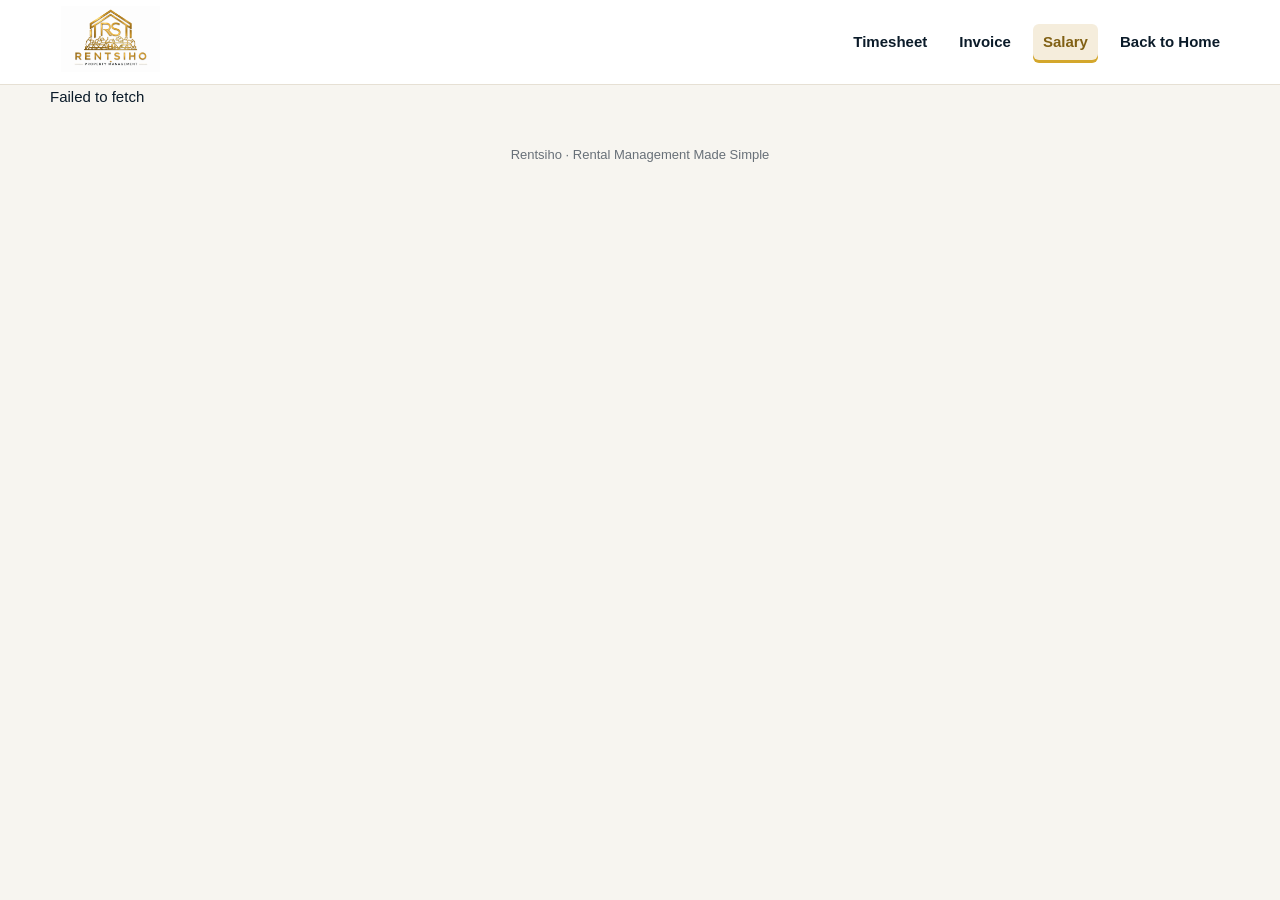
<file: salary/index.html>
﻿<!DOCTYPE html>
<html lang="en" class="session-checking">
<head>
  <meta charset="UTF-8">
  <style>.session-checking main { visibility: hidden; }</style>
  <meta name="viewport" content="width=device-width, initial-scale=1">
  <title>Salary | Rentsiho</title>
  <link rel="icon" href="../rentsiho-logo.png">
  <link rel="stylesheet" href="../invoice/invoice.css?v=logo-1">
  <link rel="stylesheet" href="salary.css">
  <script src="../timesheet/auth-config.js" defer></script>
  <script src="../session-guard.js?v=3" defer></script>
  <script src="salary-api.js?v=session-1" defer></script>
  <script src="../timesheet/timesheet-api.js?v=company-1" defer></script>
  <script src="../document-logo.js?v=1" defer></script>
  <script src="../confirm-delete.js?v=1" defer></script>
  <script src="../document-views.js?v=2" defer></script>
  <script src="salary.js?v=logo-1" defer></script>
</head>
<body>
  <header>
    <div class="container nav">
      <a href="../" aria-label="Rentsiho home"><img src="../rentsiho-logo.png" alt="Rentsiho" width="120" height="66"></a>
      <nav class="nav-links" aria-label="Main navigation"><a class="home-link" href="../timesheet/">Timesheet</a><a class="home-link" href="../invoice/">Invoice</a><a class="home-link" href="../salary/" aria-current="page">Salary</a><a class="home-link" href="../">Back to Home</a></nav>
    </div>
  </header>
  <main class="container">
    <div class="document-navigation"><button type="button" class="button secondary" id="back-to-list" hidden>Back to list</button></div>
    <div class="heading">
      <div><span class="eyebrow">RENT SIHO · SALARY</span><h1>Create a salary statement</h1><p>Enter days or hours and a rate. Your total updates automatically.</p></div>
      
    </div>
    <noscript><p class="notice">Enable JavaScript to create a salary statement.</p></noscript>
    <section class="card salary-library" aria-labelledby="saved-title">
      <div class="section-top"><div><h2 id="saved-title">Saved salary statements</h2><p class="help">Manage salary statements saved to your account.</p></div><button class="button primary" id="new-salary" type="button">+ New salary</button></div>
      <div class="action-group"><label>Filter month<input id="period-filter" type="month"></label><button id="refresh-salaries" type="button" class="button secondary">Refresh</button></div><p id="list-status" role="status"></p>
      <p id="empty-list" class="help">No salary statements saved yet.</p>
      <div class="table-scroll"><table class="salary-list"><thead><tr><th scope="col">Reference</th><th scope="col">Employee</th><th scope="col">Period</th><th scope="col">Net pay CHF</th><th scope="col">Actions</th></tr></thead><tbody id="saved-salaries"></tbody></table></div>
      <div class="pagination"><button id="previous-page" type="button" class="button secondary">Previous</button><span id="page-label">Page 1</span><button id="next-page" type="button" class="button secondary">Next</button></div>
    </section>
    <p id="status" role="status" aria-live="polite"></p>
    <div id="document-conflict" class="notice" hidden role="alert"><p>This document changed on the server. Download your draft, then reload and compare your changes.</p><button id="document-draft" type="button" class="button secondary">Download draft</button> <button id="document-reload" type="button" class="button secondary">Reload saved document</button></div>
    <form hidden id="salary-form" novalidate>
      <p class="help required-hint"><span class="required-mark" aria-hidden="true">*</span> Required fields</p>
      <section class="card">
        <h2>Salary details</h2>
        <div class="grid three">
          <label><span>Reference <span class="required-mark" aria-hidden="true">*</span></span><input name="reference" required maxlength="80" placeholder="SAL-2026-001"></label>
          <label><span>Salary period <span class="required-mark" aria-hidden="true">*</span></span><input name="period" type="month" required min="1900-01" max="9999-12"></label>
          <label><span>Payment date <span class="required-mark" aria-hidden="true">*</span></span><input name="paymentDate" type="date" required min="1900-01-01" max="9999-12-31"></label>
        </div>
      </section>
      <div class="grid two parties">
        <section class="card"><h2><span class="step">01</span> From · Company</h2><div class="fields">
          <div class="document-logo-controls"><label>Company logo<input id="document-logo-file" type="file" accept="image/png,image/jpeg,image/webp"></label><img id="document-logo-preview" alt="Company logo" hidden><button id="document-logo-remove" type="button" class="button secondary">Remove logo</button><p class="help">PNG, JPEG or WebP; up to 2 MiB, 4096 pixels per side and 4 million pixels. Save the document to apply changes.</p><p id="document-logo-status" role="status"></p></div>
          <label><span>Company name <span class="required-mark" aria-hidden="true">*</span></span><input name="companyName" required maxlength="200" autocomplete="organization"></label>
          <label><span>Company address <span class="required-mark" aria-hidden="true">*</span></span><textarea name="companyAddress" rows="3" required maxlength="500"></textarea></label>
          <label>Company email<input name="companyEmail" type="email" maxlength="200"></label>
        </div></section>
        <section class="card"><h2><span class="step">02</span> To · Employee</h2><div class="fields">
          <label><span>Employee name <span class="required-mark" aria-hidden="true">*</span></span><input name="employeeName" required maxlength="200" autocomplete="name"></label>
          <label>Employee address<textarea name="employeeAddress" rows="3" maxlength="500"></textarea></label>
          <label>Position<input name="position" maxlength="200"></label>
        </div></section>
      </div>
      <section class="card"><h2><span class="step">03</span> Salary calculation</h2>
        <div class="grid three">
          <label><span>Rate basis <span class="required-mark" aria-hidden="true">*</span></span><select name="basis" required><option value="day">Per day</option><option value="hour">Per hour</option></select></label>
          <label><span><span id="quantity-label">Days worked</span> <span class="required-mark" aria-hidden="true">*</span></span><input name="quantity" type="number" min="0.01" max="10000" step="0.01" required inputmode="decimal" placeholder="20"></label>
          <label><span><span id="rate-label">Daily rate (CHF)</span> <span class="required-mark" aria-hidden="true">*</span></span><input name="rate" type="number" min="0" max="100000000" step="0.01" required inputmode="decimal" placeholder="200.00"></label>
          <label>Bonus (CHF)<input name="bonus" type="number" min="0" max="100000000" step="0.01" value="0" inputmode="decimal"></label>
          <label>Deductions (CHF)<input name="deductions" type="number" min="0" max="100000000" step="0.01" value="0" inputmode="decimal"></label>
        </div>
        <p class="help notes">Bonus and deductions are entered manually.</p>
        <div class="salary-summary" aria-live="polite"><div><span>Base pay</span><output id="base-total">0.00</output></div><div><span>Gross pay</span><output id="gross-total">0.00</output></div><div class="net-total"><span>Net pay <small>CHF</small></span><output id="net-total">0.00</output></div></div>
      </section>
      <section class="card"><h2><span class="step">04</span> Payment notes</h2><label>Notes<textarea name="notes" rows="3" maxlength="2000" placeholder="Optional payment information"></textarea></label></section>
      <div class="bottom-actions"><p class="help" id="editor-state">New salary · Not saved yet</p><div class="action-group"><button class="button secondary" id="save-salary" type="button">Save salary</button><button class="button primary" id="preview-button" type="button">Preview salary</button></div></div>
    </form>
    <section id="preview" hidden aria-labelledby="preview-title">
      <div class="preview-actions"><button class="button secondary" id="edit-button" type="button">← Continue editing</button><button class="button primary" id="print-button" type="button">Print / Save as PDF</button></div>
      <article class="invoice-paper">
        <img id="document-logo-print" class="document-logo-print" alt="Company logo" hidden><div class="paper-top"><div><span class="eyebrow">SALARY STATEMENT</span><h2 id="preview-title">Salary</h2></div><div><p>Reference: <strong data-value="reference"></strong></p><p>Period: <span data-value="period"></span></p><p>Payment date: <span data-value="paymentDate"></span></p></div></div>
        <div class="grid two paper-parties"><div><h3>From · Company</h3><strong data-value="companyName"></strong><p data-value="companyAddress"></p><p data-value="companyEmail"></p></div><div><h3>To · Employee</h3><strong data-value="employeeName"></strong><p data-value="position"></p><p data-value="employeeAddress"></p></div></div>
        <div class="table-scroll"><table class="preview-table"><thead><tr><th>Description</th><th>Quantity</th><th>Rate CHF</th><th>Amount CHF</th></tr></thead><tbody id="preview-calculation"></tbody></table></div>
        <div class="paper-total">Net pay CHF <strong id="preview-net"></strong></div>
        <div class="payment"><h3>Payment notes</h3><p data-value="notes"></p></div>
        <footer class="paper-footer"><strong data-value="companyName"></strong><p data-value="companyEmail"></p></footer>
      </article>
    </section>
  </main>
  <footer class="site-footer">Rentsiho · Rental Management Made Simple</footer>
  <dialog id="delete-dialog" class="feedback-dialog delete-dialog" aria-labelledby="delete-title" aria-describedby="delete-message">
    <div class="feedback-icon" aria-hidden="true">!</div>
    <h2 id="delete-title">Delete salary?</h2>
    <p id="delete-message"></p>
    <form method="dialog" class="delete-dialog-actions">
      <button class="button secondary" value="cancel" autofocus>Cancel</button>
      <button class="button danger" value="delete">Delete</button>
    </form>
  </dialog>
</body>
</html>
</file>
<file: invoice/invoice.css>
:root {
  --gold: #d4a72c;
  --ink: #0b1b29;
  --muted: #687078;
  --border: #e6e0d4;
  --bg: #f7f5f0;
}

/* Invoice library and persistence controls share the existing card styling. */
.action-group, .pagination, .editor-actions {
  display: flex;
  align-items: center;
  gap: 12px;
  flex-wrap: wrap;
}

.pagination {
  justify-content: flex-end;
  margin-top: 20px;
}

.editor-actions {
  justify-content: flex-end;
  margin-bottom: 24px;
}

.invoice-list {
  min-width: 680px;
}

.invoice-list .button {
  padding: 8px 12px;
  min-height: 40px;
}

.danger, .error {
  color: #a13030;
}

.danger {
  background: #fff5f5;
  border-color: #edcaca;
}

button:disabled {
  opacity: .55;
  cursor: not-allowed;
}

#save-status:not(:empty), #list-status:not(:empty) {
  margin-bottom: 16px;
  white-space: pre-line;
}

@media print {
  .invoice-library, .editor-actions, #save-status { display: none !important; }
}

* {
  box-sizing: border-box;
}

body {
  -webkit-text-size-adjust: 100%;
  text-size-adjust: 100%;
  margin: 0;
  background: #f7f5f0;
  background: var(--bg);
  color: #0b1b29;
  color: var(--ink);
  font: 15px/1.6 Arial,Helvetica,sans-serif;
}

a {
  color: inherit;
  text-decoration: none;
}

button, input, textarea {
  font: inherit;
}

.container {
  max-width: 1180px;
  width: calc(100% - 40px);
  margin: auto;
}

header {
  background: #fff;
  border-bottom: 1px solid #e6e0d4;
  border-bottom: 1px solid var(--border);
}

.nav {
  display: flex;
  justify-content: space-between;
  align-items: center;
  min-height: 84px;
}

.nav img {
  object-fit: contain;
}

.nav nav {
  display: flex;
  gap: 28px;
  font-weight: 700;
}

.heading {
  display: flex;
  justify-content: space-between;
  align-items: center;
  gap: 24px;
  margin: 42px 0 24px;
}

h1 {
  font-size: 36px;
  font-size: clamp(28px,4vw,40px);
  margin: 8px 0;
}

h2 {
  font-size: 20px;
  margin: 0 0 22px;
}

h3 {
  font-size: 14px;
  margin: 0 0 12px;
}

p {
  margin: 0;
}

.heading p, .help {
  color: #687078;
  color: var(--muted);
}

.eyebrow {
  font-size: 12px;
  font-weight: 700;
  letter-spacing: 2px;
  color: #8b6817;
}

.notice {
  background: #f5eddc;
  border: 1px solid #eadab3;
  padding: 12px 18px;
  border-radius: 10px;
  margin-bottom: 24px;
  color: #75591e;
  font-size: 14px;
}

.card {
  background: #fff;
  border: 1px solid #e6e0d4;
  border: 1px solid var(--border);
  border-radius: 18px;
  padding: 28px;
  margin-bottom: 24px;
  box-shadow: 0 8px 24px #14203005;
}

.grid {
  display: grid;
  gap: 22px;
}

.two {
  grid-template-columns: repeat(2,minmax(0,1fr));
}

.three {
  grid-template-columns: repeat(3,minmax(0,1fr));
}

.parties {
  gap: 24px;
}

.fields {
  display: grid;
  gap: 18px;
}

label {
  display: flex;
  flex-direction: column;
  gap: 7px;
  font-size: 13px;
  font-weight: 700;
}

.required-mark {
  color: #c62828;
  font-size: 12px;
  font-weight: 700;
  vertical-align: super;
}

.required-hint {
  margin-bottom: 16px;
}

input[aria-invalid="true"], textarea[aria-invalid="true"] {
  border-color: #c62828;
}

.field-error {
  display: block;
  margin-top: 4px;
  color: #a13030;
  font-size: 12px;
  font-weight: 400;
}

input, textarea {
  min-width: 0;
  font-size: 16px;
  width: 100%;
  min-height: 46px;
  border: 1px solid #e6e0d4;
  border: 1px solid var(--border);
  border-radius: 8px;
  padding: 10px 12px;
  color: #0b1b29;
  color: var(--ink);
  background: #fff;
}

textarea {
  resize: vertical;
}

:focus {
  outline: 3px solid #d4a72c;
  outline-offset: 3px;
}

.button {
  display: inline-flex;
  align-items: center;
  justify-content: center;
  border-radius: 10px;
  padding: 13px 20px;
  cursor: pointer;
  font-weight: 700;
  border: 1px solid transparent;
  min-height: 48px;
}

.primary {
  background: #d4a72c;
  background: var(--gold);
  color: #18212a;
}

.secondary {
  background: #fff;
  border-color: #e6e0d4;
  border-color: var(--border);
  color: #0b1b29;
  color: var(--ink);
}

button:hover {
  filter: brightness(.96);
}

.step {
  color: #a47c16;
  margin-right: 10px;
  font-size: 13px;
}

.section-top {
  display: flex;
  justify-content: space-between;
  align-items: center;
  gap: 18px;
  margin-bottom: 24px;
}

.section-top h2 {
  margin-bottom: 6px;
}

.help {
  font-size: 13px;
}

.table-scroll {
  overflow-x: auto;
  -webkit-overflow-scrolling: touch;
}

table {
  width: 100%;
  border-collapse: collapse;
  text-align: left;
}

th {
  font-size: 12px;
  color: #687078;
  color: var(--muted);
  padding: 12px 8px;
  background: #faf9f6;
}

td {
  padding: 12px 8px;
  border-bottom: 1px solid #e6e0d4;
  border-bottom: 1px solid var(--border);
  vertical-align: top;
}

.editor-table {
  min-width: 920px;
}

.editor-table th:nth-child(1) {
  width: 18%;
}

.editor-table th:nth-child(2) {
  width: 23%;
}

.editor-table th:nth-child(3) {
  width: 17%;
}

.editor-table input {
  padding: 9px 8px;
}

.editor-table input[type=number] {
  min-width: 85px;
}

.line-total {
  display: block;
  padding-top: 10px;
  white-space: nowrap;
  font-weight: 700;
}

.remove {
  border: 1px solid #e6e0d4;
  border: 1px solid var(--border);
  background: white;
  border-radius: 7px;
  color: #a13030;
  cursor: pointer;
  min-height: 46px;
  padding: 8px 10px;
}

.total-bar {
  display: flex;
  justify-content: flex-end;
  align-items: center;
  gap: 38px;
  padding: 24px 8px 0;
  font-weight: 700;
}

.total-bar small {
  color: #687078;
  color: var(--muted);
  margin-left: 10px;
}

.total-bar output {
  font-size: 30px;
}

.notes {
  margin-top: 22px;
}

.bottom-actions, .preview-actions {
  display: flex;
  justify-content: space-between;
  align-items: center;
  gap: 20px;
  margin: 0 0 28px;
}

.site-footer {
  text-align: center;
  color: #687078;
  color: var(--muted);
  padding: 36px 20px;
  font-size: 13px;
}

[hidden] {
  display: none!important;
}

.sr-only {
  clip: rect(0, 0, 0, 0);
  position: absolute;
  width: 1px;
  height: 1px;
  overflow: hidden;
  clip-path: inset(50%);
}

.invoice-paper {
  background: white;
  max-width: 900px;
  margin: 0 auto;
  padding: 52px;
  border: 1px solid #e6e0d4;
  border: 1px solid var(--border);
  box-shadow: 0 12px 36px #14203009;
}

.paper-top {
  display: flex;
  justify-content: space-between;
  align-items: center;
  border-bottom: 3px solid #d4a72c;
  border-bottom: 3px solid var(--gold);
  padding-bottom: 24px;
  margin-bottom: 32px;
}

.paper-top h2 {
  font-size: 34px;
  margin: 4px 0;
}

.paper-parties {
  margin-bottom: 36px;
}

.paper-parties p, [data-value=instructions] {
  white-space: pre-wrap;
  overflow-wrap: anywhere;
}

.preview-table {
  font-size: 12px;
  min-width: 600px;
}

.preview-table td {
  overflow-wrap: anywhere;
}

.preview-table td:nth-last-child(-n+3), .preview-table th:nth-last-child(-n+3) {
  text-align: right;
}

.paper-total {
  display: flex;
  justify-content: flex-end;
  gap: 40px;
  padding: 20px 8px;
  font-size: 18px;
  background: #faf9f6;
  margin-top: 12px;
}

.payment {
  margin-top: 32px;
  font-size: 13px;
}

.payment dl {
  display: grid;
  grid-template-columns: 150px 1fr;
  gap: 4px 12px;
}

.payment dt {
  color: #687078;
  color: var(--muted);
}

.payment dd {
  margin: 0;
  overflow-wrap: anywhere;
}

.paper-footer {
  border-top: 1px solid #e6e0d4;
  border-top: 1px solid var(--border);
  padding-top: 20px;
  margin-top: 40px;
  font-size: 12px;
  color: #687078;
  color: var(--muted);
}

#status {
  margin-top: 16px;
}

@media (max-width:700px) {
  .grid > *, .heading > *, .section-top > * {
    min-width: 0;
  }

  .nav, .nav nav, .preview-actions {
    flex-wrap: wrap;
  }

  .paper-top {
    flex-wrap: wrap;
    overflow-wrap: break-word;
  }

  .payment dl {
    grid-template-columns: minmax(0, 1fr) minmax(0, 1.5fr);
  }
  .three, .two {
    grid-template-columns: 1fr;
  }

  .heading, .section-top, .bottom-actions {
    align-items: stretch;
    flex-direction: column;
  }

  .heading {
    margin-top: 28px;
  }

  .card {
    padding: 20px;
  }

  .nav nav {
    gap: 16px;
    font-size: 13px;
  }

  .invoice-paper {
    padding: 24px;
  }

  .paper-top {
    align-items: flex-start;
    gap: 16px;
  }

  .preview-actions .button {
    padding: 10px;
    font-size: 13px;
  }

  .total-bar {
    gap: 20px;
  }

  .paper-parties {
    gap: 22px;
  }

}

@media print {
  @page {
    size: A4;
    margin: 15mm;
  }

  body {
    background: #fff;
    font-size: 11px;
  }

  body>header, .heading, .notice, #invoice-form, .preview-actions, .site-footer, #status {
    display: none!important;
  }

  #preview {
    display: none!important;
  }

  .print-ready #preview {
    display: block!important;
  }

  body:not(.print-ready)::before {
    content: "Please preview the invoice before printing. Return to the page and choose Preview invoice.";
    display: block;
    padding: 20px;
    font: 16px Arial, sans-serif;
  }

  .container {
    width: 100%;
    max-width: none;
  }

  .invoice-paper {
    padding: 0;
    border: 0;
    box-shadow: none;
    max-width: none;
  }

  .table-scroll {
    overflow: visible;
  }

  .preview-table {
    min-width: 0;
    font-size: 10px;
    table-layout: fixed;
  }

  .preview-table th, .preview-table td {
    padding: 8px 5px;
  }

  thead {
    display: table-header-group;
  }

  tr {
    page-break-inside: avoid;
    break-inside: avoid;
  }

  .paper-parties {
    grid-template-columns: 1fr 1fr;
  }

  .payment, .paper-total, .paper-footer {
    page-break-inside: avoid;
    break-inside: avoid;
  }

  .paper-top {
    margin-bottom: 24px;
  }

  .paper-top h2 {
    font-size: 28px;
  }

}

/* Readable stacked layout when CSS Grid is unavailable. */
.grid > * { min-width: 0; }
@supports not (display: grid) {
  .grid > * { margin-bottom: 22px; }
  .payment dt { font-weight: bold; margin-top: 8px; }
  .payment dd { margin-left: 0; }
}
.invoice-paper strong, .paper-footer p { word-wrap: break-word; overflow-wrap: anywhere; }
@media (prefers-reduced-motion: reduce) {
  * { scroll-behavior: auto; }
}

/* Highlight the current section consistently across application pages. */
.nav nav a[aria-current="page"] {
  color: #806014;
  background: #f5eddc;
  border-radius: 6px;
  box-shadow: 0 3px 0 #d4a72c;
}
.nav nav a { padding: 6px 10px; }
.nav nav { align-items: center; flex-wrap: wrap; gap: 12px; }
@media (max-width: 650px) {
  .nav { flex-wrap: wrap; gap: 12px; padding: 12px 0; }
  .nav nav { gap: 8px; }
}

.document-navigation { margin-top: 24px; }
.document-navigation:has(button[hidden]) { display: none; }
@media print { .document-navigation { display: none !important; } }

.feedback-dialog { border: 1px solid var(--border); border-radius: 20px; padding: 32px; width: min(440px, calc(100% - 32px)); margin: auto; color: var(--ink); background: #fff; box-shadow: 0 24px 80px #0b1b2926; }
.feedback-dialog[open] { animation: feedback-enter .22s ease-out; }
.feedback-dialog::backdrop { background: #0b1b2966; backdrop-filter: blur(4px); animation: feedback-backdrop .22s ease-out; }
.feedback-dialog h2 { margin: 18px 0 12px; font-size: 22px; }
.feedback-dialog p { white-space: pre-wrap; overflow-wrap: anywhere; line-height: 1.65; margin-bottom: 24px; max-height: 45vh; overflow-y: auto; }
.feedback-dialog .button { width: 100%; }
.feedback-icon { display: grid; place-items: center; width: 48px; height: 48px; border-radius: 50%; background: #eaf5ed; color: #287141; font-size: 24px; font-weight: 700; }
.feedback-dialog[data-type="error"] .feedback-icon { background: #fff0ed; color: #b63d30; }
@keyframes feedback-enter { from { opacity: 0; transform: translateY(12px) scale(.98); } to { opacity: 1; transform: translateY(0) scale(1); } }
@keyframes feedback-backdrop { from { opacity: 0; } to { opacity: 1; } }
@media (prefers-reduced-motion: reduce) { .feedback-dialog[open], .feedback-dialog::backdrop { animation: none; } }

.delete-dialog .feedback-icon { background: #fff0ed; color: #b63d30; }
.delete-dialog-actions { display: flex; gap: 12px; }
.delete-dialog-actions .button { flex: 1; width: auto; }
.delete-dialog-actions .danger { background: #b63d30; color: white; border-color: #b63d30; }
.delete-dialog-actions .danger:hover { background: #962e24; }

.document-logo-controls { display: grid; gap: 12px; margin-bottom: 20px; }
.document-logo-controls img, .document-logo-print { max-width: 180px; max-height: 90px; object-fit: contain; }
.document-logo-print { display: block; margin-bottom: 20px; }
.document-logo-controls .button { justify-self: start; }
@media print { #document-conflict { display: none !important; } }
</file>
<file: salary/salary.css>
﻿/* Shared colors, cards, fields and print layout come from invoice.css. */
select {
  font: inherit;
  font-size: 16px;
  width: 100%;
  min-height: 46px;
  padding: 10px 12px;
  color: var(--ink);
  background: #fff;
  border: 1px solid var(--border);
  border-radius: 8px;
}
.salary-summary { max-width: 420px; margin: 28px 0 0 auto; }
.salary-summary > div { display: flex; justify-content: space-between; gap: 24px; padding: 10px 0; }
.salary-summary output { font-weight: 700; }
.salary-summary .net-total { border-top: 1px solid var(--border); margin-top: 8px; padding-top: 20px; font-size: 24px; font-weight: 700; }
.net-total small { font-size: 13px; color: var(--muted); }
.salary-list { min-width: 700px; }
.salary-list .button { min-height: 38px; padding: 6px 12px; }
[data-value] { white-space: pre-wrap; overflow-wrap: anywhere; }
select[aria-invalid="true"] { border-color: #c62828; }
#status:not(:empty) { margin-bottom: 20px; padding: 12px 16px; border-radius: 8px; background: #f5eddc; }
@media (max-width:700px) { .nav { gap: 16px; padding: 12px 0; } .nav nav { flex-wrap: wrap; } }
@media print {
  #salary-form, .salary-library { display: none !important; }
  body:not(.print-ready)::before { content: "Please preview the salary statement before printing."; }
}
</file>
